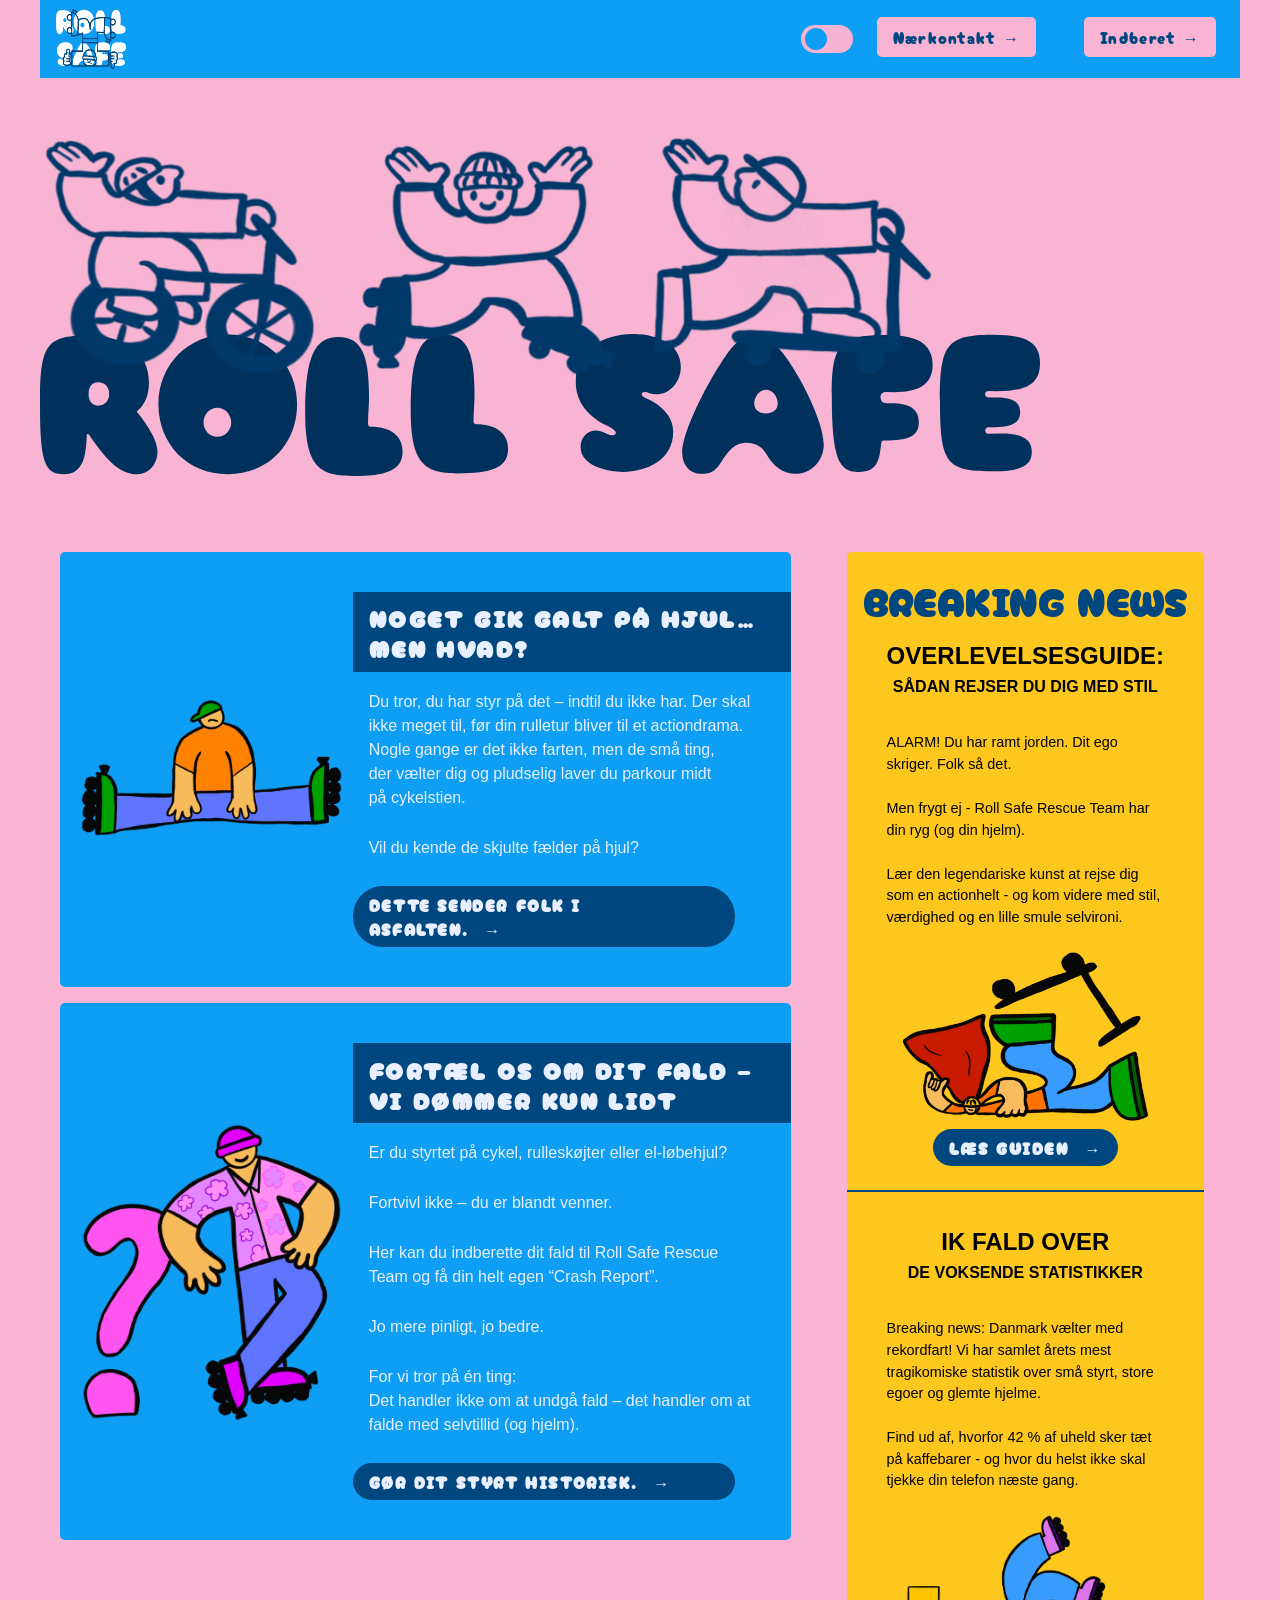
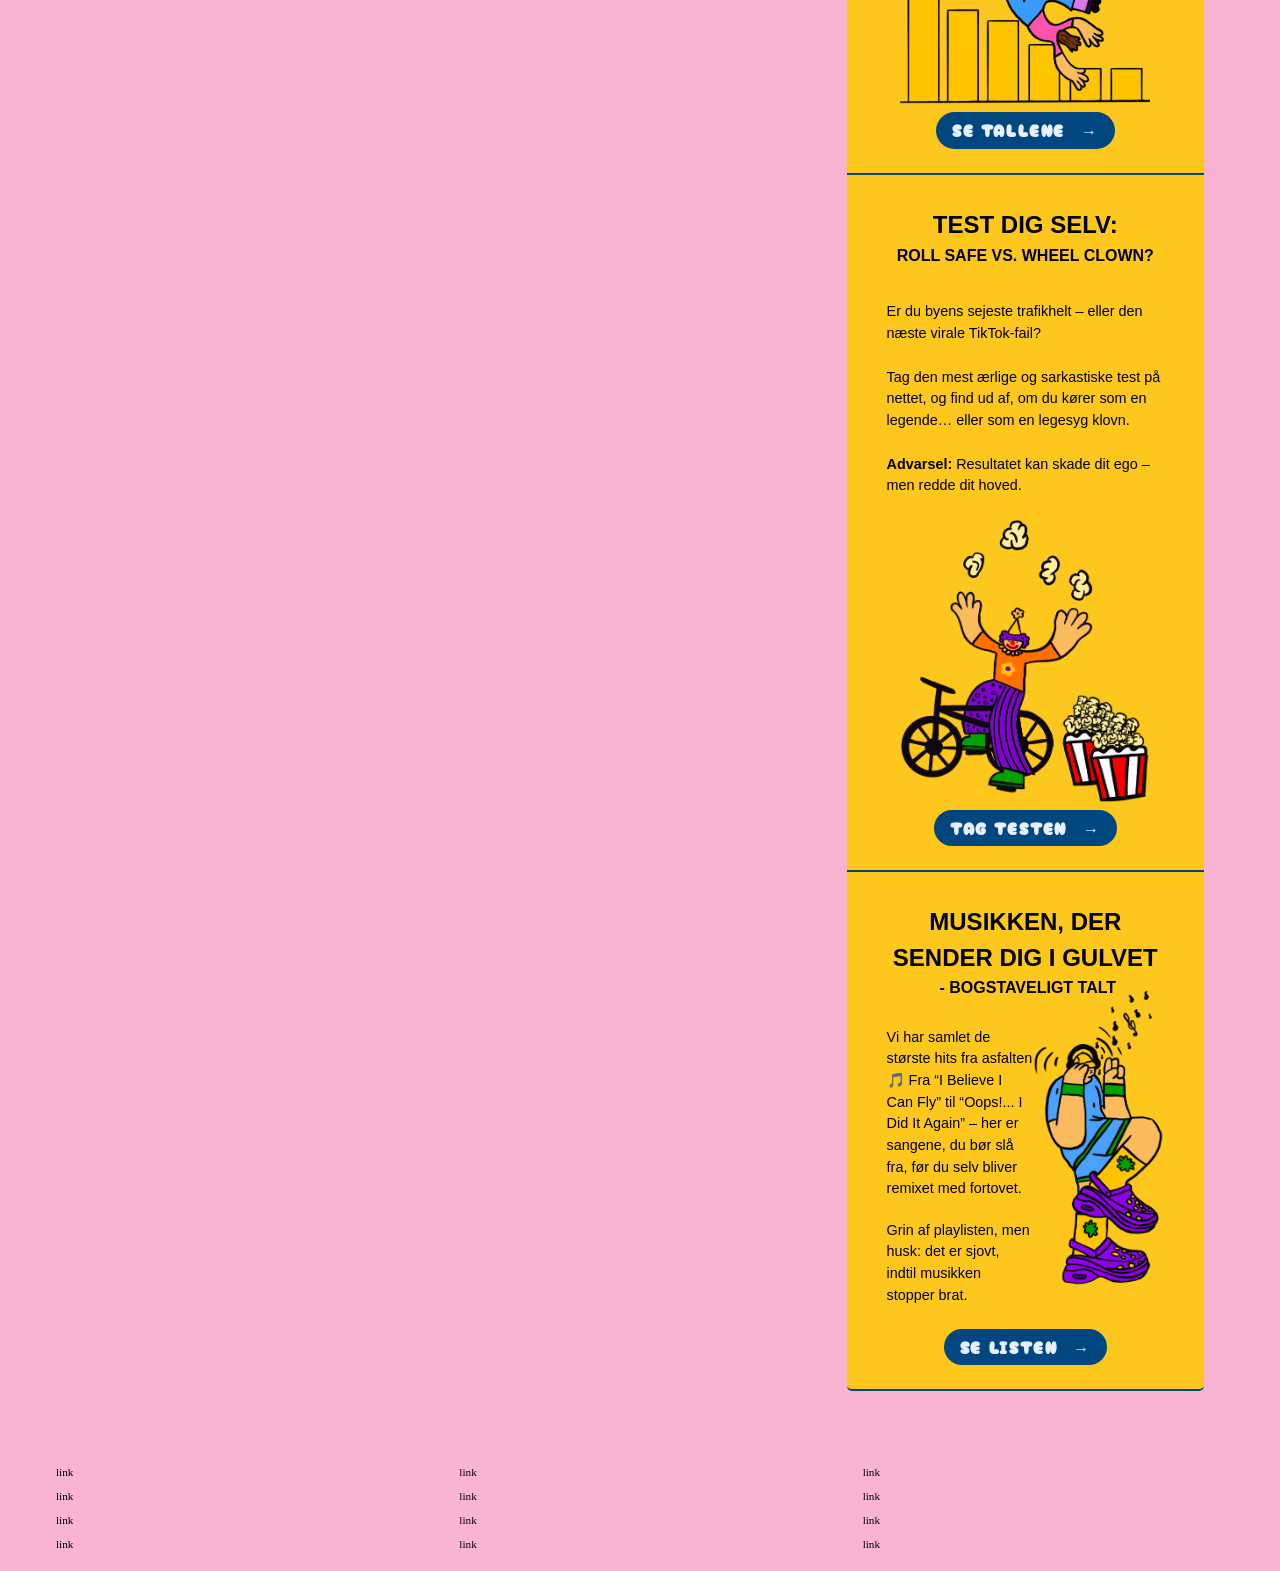
<file: index.html>
<!DOCTYPE html>
<html lang="en">

<head>
  <meta charset="UTF-8" />
  <meta http-equiv="X-UA-Compatible" content="IE=edge" />
  <meta name="viewport" content="width=device-width, initial-scale=1.0" />
  <link rel="stylesheet" href="css/reset.css" />
  <link rel="stylesheet" href="css/custom.css" />
  <link rel="stylesheet" href="css/fonts.css" />
  <link rel="stylesheet" href="css/general.css" />
  <link rel="stylesheet" href="css/layout.css" />
  <link rel="stylesheet" href="css/burger.css" />
  <link rel="stylesheet" href="css/cards.css" />
  <link rel="stylesheet" href="css/infographic.css" />
  <link rel="icon" type="image/png" href="img/fav.png" />
  <link rel="preconnect" href="https://fonts.googleapis.com">
  <link rel="preconnect" href="https://fonts.gstatic.com" crossorigin>
  <link href="https://fonts.googleapis.com/css2?family=Cherry+Bomb+One&display=swap" rel="stylesheet">
  <title>Emergency Site</title>
</head>

<body id="frontpage">
  <header>
    <nav>
      <div id="logotype-wrapper" class="logo">
        <a href="index.html"> <img src="img/logo1.webp" alt="logo"> </a>
      </div>

      <ul class="menu">
        <li><label for="checkbox" class="switch"><input type="checkbox" id="checkbox"><span
              class="slider"></span></label>
        </li>
        <li><a class="menuItem" href="instruction.html">Nærkontakt </a></li>
        <li><a class="menuItem" href="register.html">Indberet</a></li>
      </ul>
      <button class="burger">
        <span class="line"></span>
        <span class="line"></span>
        <span class="line"></span>
      </button>
    </nav>
  </header>
  <section id="main-disclamer">
    <div id="main-disclamer-content">

      <div class="scene">
        <img src="img/head-img.webp" alt="ICON" alt="Riders" class="riders light-img-filter" id="riders-img">
      </div>
      <div><img class="head-img-2 hero-title light-img-filter" src="img/Artboard-1.svg" alt="heading"></div>

    </div>
  </section>
  <main>
    <section id="daily">
      <article class="daily_card">
        <img class="daily-img-1" src="img/forside-info.png" alt="teaser_img" />
        <div class="daily_text">
          <h2>Noget gik galt på hjul… men hvad?</h2>
          <p>
            Du tror, du har styr på det – indtil du ikke har. Der skal ikke meget til, før din rulletur bliver til et
            actiondrama. Nogle gange er det ikke farten, men de små ting, der vælter dig og pludselig laver du parkour
            midt på
            cykelstien. </p>
          <p>Vil du kende de skjulte fælder på hjul?</p>

          <a href="instruction.html" class="cta_btn">Dette sender folk i asfalten.</a>
        </div>
      </article>
      <article class="daily_card">
        <img class="daily-img-1" src="img/forside-form.png" alt="teaser_img" />
        <div class="daily_text">
          <h2>Fortæl os om dit fald – vi dømmer kun lidt</h2>
          <p>
            Er du styrtet på cykel, rulleskøjter eller el-løbehjul? </p>
          <p>Fortvivl ikke – du er blandt venner. </p>
          <p>Her kan
            du indberette dit
            fald til Roll Safe Rescue Team og få din helt egen “Crash Report”. </p>
          <p>Jo mere pinligt, jo bedre. </p>
          <p>For vi
            tror på én ting: <br>

            Det handler ikke om at undgå fald – det handler om at falde med selvtillid (og hjelm). </p>


          <a href="register.html" class="cta_btn">Gør dit styrt historisk.</a>
        </div>
      </article>
    </section>
    <section id="breaking">
      <article class="news_card news_card1">
        <h3>Overlevelsesguide:</h3>
        <h5>Sådan rejser du dig med stil</h5>
        <p>ALARM! Du har ramt jorden. Dit ego skriger. Folk så det. </p>
        <p>Men frygt ej - Roll Safe Rescue Team har din ryg (og
          din
          hjelm). </p>
        <p>Lær den legendariske kunst at rejse dig som en actionhelt - og kom videre med stil, værdighed og en
          lille
          smule
          selvironi. </p>

        <img class="news_img1" src="img/overlevelse-img.webp" alt="news_img" />
        <!--dialogboks-->
        <dialog class="dialog-boks" id="dialog1">
          <form method="dialog">
            <div class="dialog-header">
              <h2>Overlevelsesguide:</h2>
              <h5>Sådan rejser du dig med stil efter et fald</h5>
            </div>
            <div class="dialog-article dialog-article1">
              <div class="mellemrubrik">
                <h3>ALARM!</h3>

                <div>
                  <p>Du har ramt jorden. Dit ego er beskadiget. Dit ben lever (måske). Men vigtigst af alt: folk
                    så
                    det.
                  </p>

                  <p>Frygt ej – Roll Safe Rescue Team er her med en nøje udviklet kriseplan til alle, der har smagt
                    lidt
                    for
                    meget
                    asfalt.<br>For sandheden er, at det ikke handler om at du falder.<br> Det handler om hvordan du
                    rejser
                    dig.</p>
                </div>

                <img src="img/overlevelse-img.webp" alt="overlevelse" class="crash-img">
              </div>




              <h3>1. Bevar roen (eller illusionen af den)</h3>
              <p>Hvis du ligner en, der har styr på situationen, har du næsten det.<br> Løft hovedet. Ret på
                solbrillerne.<br>
                Ignorer smerten, og giv folk omkring dig et nik som om du mente det hele.</p>

              <h3> 2. Undertrykt smerte = ægte styrke</h3>
              <p>Ja, det gør ondt. Men du er på åben gade – og her gælder den gyldne regel:<br> Du må gerne skrige, bare
                gør det
                indeni.<br> (Eller i det mindste vent, til du er væk fra kameraer.)<br>
                (Pro Tip: Rejs dig først. Tjek for knækkede dele bagefter.)</p>

              <h3>3. Områdevurdering: Hvem så dig?</h3>
              <p>Er der nogen, der filmede?<br> Hvis ja – smil. Du er nu officielt viralt materiale.<br> Men brug
                chancen:
                Når folk
                ser dig med hjelm, sender du et vigtigt budskab – at sikkerhed og stil godt kan gå hånd i hånd.</p>


              <h3> 4. Rejs dig som en superhelt fra et eksplosion-klip</h3>
              <p>Langsomt. Dramatiske bevægelser.<br> Tjek hjelmen.<br> Rejs dig, som om du netop har reddet verden –
                ikke
                bare dit
                styr.<br> Giv dig selv soundtracket: “Eye of the Tiger.”</p>


              <h3> 5. Kør videre. Som en legende.</h3>
              <p>Du klarede den.<br> Men glem ikke, hvorfor du faldt: måske musik, måske mobilen, måske manglende
                hjelm.<br> Det
                næste fald behøver ikke være dit sidste – bare brug hovedet (og beskyt det).</p>

              <h3>Pro Tip:</h3>
              <p>Det handler ikke om at undgå fald – det handler om at falde med selvtillid.</p>
              <div class="obs">
                <h3>OBS! </h3>
                <p>Vi joker, fordi vi kender følelsen.<br> Men uheld på cykel, rulleskøjter og el-løbehjul sker hver dag
                  –
                  og mange
                  ender langt værre end et forslået ego.<br> En hjelm kan reducere risikoen for alvorlig hovedskade med
                  70
                  %.<br> Så
                  næste gang du kører ud, så husk: selv helte bruger beskyttelse.</p>
              </div>
            </div>
            <button type="button" class="close_btn close_btn1">LUK</button>
          </form>
        </dialog>

        <button class="cta_btn" id="cta_open1">Læs guiden</button>
      </article>
      <article class="news_card">
        <h3 class="news-stat-h3">Ik fald over</h3>
        <h5>de voksende statistikker</h5>
        <p>Breaking news: Danmark vælter med rekordfart! Vi har samlet årets mest tragikomiske statistik over små styrt,
          store
          egoer og glemte hjelme. </p>
        <p>Find ud af, hvorfor 42 % af uheld sker tæt på kaffebarer - og hvor du helst ikke skal
          tjekke
          din telefon næste gang.</p>

        <img class="news_img2" src="img/statistik-img.webp" alt="news_img" />
        <!--dialogboks-->
        <dialog class="dialog-boks" id="dialog2">
          <form method="dialog">
            <h2>Ik fald over</h2>
            <h5>de voksende statistikker</h5>
            <div class="dialog-article">
              <div class="mellemrubrik">
                <p>Forestil dig, du triller gennem byen. Solen skinner, musikken spiller, og verden er din cykelsti. Alt
                  er
                  perfekt –
                  indtil asfalten pludselig beslutter, at du skal have en nærkontakt. <br>
                  Velkommen til Crash Stats 2025 – den mest dramatiske rapport over små uheld, du nogensinde har læst.
                </p>
                <img src="img/statistik-img.webp" alt="statistik">
              </div>
              <h3>Hvor falder vi?</h3>
              <p>Ifølge årets (meget uofficielle) “Crash Census” sker størstedelen af fald i byens mest
                Instagram-venlige
                zoner –
                nemlig steder, hvor folk lytter til musik, tager billeder, eller prøver at styre med én hånd. <br>
                42 % af uheldene sker inden for 50 meter af en kaffebar. Sammenhæng? Vi siger det bare. </p>
              <h4>De mest “dramatiske fald-hotspots”:</h4>
              <ul>
                <li>Nørrebrogade: “Den klassiske dobbelte dør-ulykke”</li>
                <li>Amager Strand: “Sand, sol og selvtillid = opskrift på styrt”</li>
                <li>Aarhus C: “Høj risiko for AirPod-relaterede fald”</li>
              </ul>

              <h3>Hvornår falder vi?</h3>
              <h4>Dataen er klar:</h4>
              <p>De fleste fald sker mellem kl. 8 og 9 – præcis, når vi har mest travlt med at komme for sent. <br>
                Eftermiddagene topper også – især kl. 16:30, hvor trætte pendlere mister koncentrationen (og balance).
              </p>


              <h3>Hvordan falder vi?</h3>
              <h4>Der er naturligvis mange kreative metoder:</h4>
              <ul>
                <li>31 %: Telefon-distraktion (“Jeg skulle bare lige tjekke Snap”).</li>
                <li>22 %: Musik-faldet (“Jeg hørte lige min yndlingsdel”).</li>
                <li>19 %: Mode-faldet (skræmmende mange uden hjelm, men med solbriller).</li>
              </ul>
              <div class="obs">
                <h3>Bag ironien – den alvorlige pointe</h3>
                <p>Det hele er sjovt, indtil det ikke er det.</p>
                <p>Sidste år blev over 3.000 danskere kørt på skadestuen efter uheld på cykel eller el-løbehjul. De
                  fleste
                  med
                  småskrammer – men nogle med alvorlige hovedskader, fordi hjelmen lå hjemme. <br>
                  Det er ikke moralprædiken – det er statistik. <br> Og hvis Crash Stats 2025 skal have en morale, er
                  det
                  denne: <br>
                  “Du kan ikke undgå alle fald – men du kan undgå, at de bliver historiske.”<br>
                  Så næste gang du triller af sted med musik i ørerne og vind i håret – så lad hjelmen være den, der
                  redder
                  din finale.
                </p>
              </div>
            </div>
            <button type="button" class="close_btn close_btn2">LUK</button>
          </form>
        </dialog>
        <button class="cta_btn" id="cta_open2">Se tallene</button>
      </article>
      <article class="news_card">
        <h3>Test dig selv:</h3>
        <h5>Roll Safe vs. Wheel Clown?</h5>
        <p>Er du byens sejeste trafikhelt – eller den næste virale TikTok-fail? </p>
        <p>Tag den mest ærlige og sarkastiske test
          på nettet,
          og find ud af, om du kører som en legende… eller som en legesyg klovn. </p>
        <p><strong>Advarsel:</strong> Resultatet kan skade dit ego
          – men
          redde dit hoved. </p>

        <img class="news_img3" src="img/quiz-img.webp" alt="news_img" />
        <!--dialogboks-->
        <dialog class="dialog-boks" id="dialog3">
          <form method="dialog" id="quiz-form">
            <h2>Test dig selv</h2>
            <h5>Er du en Roll Safe Rider eller en Wheel Clown?”</h5>
            <div class="dialog-article">
              <div class="mellemrubrik">
                <p>Forestil dig dette: du suser ned ad cykelstien, vinden i håret, solbrillerne på, musikken spiller –
                  du
                  føler dig
                  uovervindelig. Indtil... asfalten beslutter, at det er din tur til at blive dagens hovedrolle i “Når
                  gode
                  mennesker
                  vælter”. </p>

                <p class="p-strong">Men hvem er du egentlig i trafikken?</p>
                <div class="dialog3-grid">
                  <div>
                    <p>Er du en Roll Safe Rider – den rolige, reflekterede helt med hjelm,
                      opmærksomhed og respekt for cykelstien?</p>
                    <p>
                      Eller en Wheel Clown – den distraherede daredevil, der tror, at multitasking og asfalt er en god
                      kombination?</p>
                  </div>
                  <img src="img/quiz-img.webp" alt="quiz">
                </div>
              </div>

              <h3>Tag testen her </h3>



              <div>
                <div class="test-s">
                  <h4> Spørgsmål 1: “Hvordan starter din tur?” </h4>
                  <label for="a1">
                    <input id="a1" name="q1" type="radio" value="a1">A: Jeg tjekker, at lyset virker, og at hjelmen
                    sidder
                    fast.
                  </label>
                  <label for="b1">
                    <input id="b1" name="q1" type="radio" value="b1">B: Jeg sætter musik i ørene og tænker “det går
                    nok”.
                  </label>
                  <p class="hint hint1">(Hint: Hvis din playliste starter før din hjelm, så har du allerede point hos
                    Wheel
                    Clown.)</p>
                </div>
                <div class="test-s">
                  <h4>Spørgsmål 2: “Din telefon vibrerer midt i turen – hvad gør du?”</h4>

                  <label for="a2">
                    <input id="a2" name="q2" type="radio" value="a2">A: Lader den være. Jeg svarer, når jeg er fremme.
                  </label>
                  <label for="b2">
                    <input id="b2" name="q2" type="radio" value="b2">B: Løfter telefonen med én hånd, mens jeg styrer
                    med
                    den anden.
                  </label>
                  <p class="hint hint2">(Hvis du valgte B, tillykke – du har lige bestilt en gratis tur i
                    asfalthotellet.)
                  </p>
                </div>

                <div class="test-s">
                  <h4>Spørgsmål 3: “Hvilken lyd hører du mest, når du kører?”</h4>

                  <label for="a3">
                    <input id="a3" name="q3" type="radio" value="a3">A: Trafiklyde, klokker, folk, der råber “PAS PÅ!”.
                  </label>
                  <label for="b3">
                    <input id="b3" name="q3" type="radio" value="b3">B: Den nye remix-version af ‘I Believe I Can Fly’.
                  </label>
                  <p class="hint hint3">(Musik er fedt. Men ikke, når soundtracket til dit liv ender i slowmotion.)</p>
                </div>
                <div class="test-s">
                  <h4>Spørgsmål 4: “Hvorfor bruger du (eller bruger du ikke) hjelm?”</h4>

                  <label for="a4">
                    <input id="a4" name="q4" type="radio" value="a4">A: Jeg har én – det er bare sund fornuft.
                  </label>
                  <label for="b4">
                    <input id="b4" name="q4" type="radio" value="b4">B: “Jeg skal bare lige ned til Netto.”
                  </label>
                  <p class="hint hint4">(Fun fact: 70% af cykelulykker sker netop “bare lige” på korte ture.)</p>
                </div>
                <div class="test-buttons">
                  <button type="button" id="quiz-btn">SE RESULTAT</button>
                  <button type="reset" id="quiz-reset-btn">PRØV IGEN</button>
                  <button type="reset" id="quiz-reset1-btn">RESET</button>
                </div>
              </div>

              <div class="resultatA">
                <h3>Tillykke!</h3>
                <p>Du er en Roll Safe Rider – urban helt, master of balance, og mulig redningsmodel for
                  fremtidige kampagner. Du ser måske ikke dramatisk ud – men du lever længere.</p>
              </div>
              <div class="resultatB">
                <h3>PAS PÅ DIG SELV, KLOVN</h3>
                <p>Velkommen i cirkustruppen, Wheel Clown! Du er hovedrollen i din egen stuntfilm –
                  men uden stuntkoordinator. Hjelmen er ikke til pynt. Den er din bedste ven, selv når du tror, du har
                  styr på det.
                  <br>
                  “Don’t be the clown. Be the rider.”
                </p>
              </div>

              <p class="obs">
                Vi griner – men bag ironien gemmer der sig noget vigtigt: <br> De fleste uheld sker, fordi vi
                undervurderer risikoen.
                <br> Musik, mobiler og “bare lige” kan koste dyrt. <br>
                Så næste gang du hopper på cyklen, rulleskøjterne eller el-løbehjulet – spørg dig selv: <br>Vil du være
                en
                Roll Safe
                Rider… eller en Wheel Clown?
              </p>
            </div>

            <button type="button" class="close_btn close_btn3">LUK</button>
          </form>
        </dialog>
        <button class="cta_btn" id="cta_open3">Tag testen</button>
      </article>
      <article class="news_card">

        <div class="news-music1">
          <h3>Musikken, der sender dig i gulvet</h3>

          <h5 class="news-music-h5">- bogstaveligt talt</h5>
        </div>
        </div>
        <div class="news_card4">
          <div>
            <p>Vi har samlet de største hits fra asfalten 🎵 Fra “I Believe I Can Fly” til “Oops!... I Did It Again” –
              her
              er sangene,
              du bør slå fra, før du selv bliver remixet med fortovet.</p>
            <p>Grin af playlisten, men husk: det er sjovt, indtil
              musikken
              stopper brat. </p>
          </div>
          <img class="news_img4" src="img/playlist-img.webp" alt="news_img" />
        </div>
        <!--dialogboks-->
        <dialog class="dialog-boks" id="dialog4">
          <form method="dialog">
            <h2>10 sange</h2>
            <h5>Du IKKE skal høre, mens du kører på hjul</h5>
            <div class="dialog-article">
              <div class="grid">
                <div>
                  <p>Der findes musik til alt. Musik til festen. Musik til træningen. Og åbenbart også musik til... dit
                    styrt.
                  </p>

                  <p> For hvis vi skal tro på de mange uofficielle Crash Stats 2025, så er det ikke hullerne i vejen,
                    der
                    er
                    den største
                    fare – det er dine AirPods.</p>

                  <p>Velkommen til Roll Safe’s Fald Soundtrack – de 10 sange, du aldrig bør høre, mens du kører på
                    cykel,
                    rulleskøjter
                    eller el-løbehjul. </p>
                </div>

                <img src="img/playlist-img.webp" alt="playlist">

              </div>
              <ul>
                <li>
                  🎵 <strong>#1 – “I Believe I Can Fly” – R. Kelly</strong> <br>
                  Du kan ikke.<br> Tro os. Vi har prøvet.
                </li>
                <li>
                  🎵 <strong>#2 – “Can’t Feel My Face” – The Weeknd</strong><br>
                  Efter et møde med asfalten? Nej, det kan du faktisk ikke.
                </li>
                <li>
                  🎵 <strong>#3 – “Highway to Hell” – AC/DC</strong><br>
                  Ironien skriver næsten sig selv.
                </li>
                <li>
                  🎵 <strong>#4 – “Don’t Stop Me Now” – Queen</strong><br>
                  ...men det burde du. Især ved rødt lys.
                </li>
                <li>
                  🎵 <strong>#5 – “Rolling in the Deep” – Adele</strong><br>
                  Hvis du hører den her, mens du ruller, ender du måske netop dér.
                </li>
                <li>
                  🎵 <strong>#6 – “Oops!... I Did It Again” – Britney Spears</strong><br>
                  Endnu et styrt. Endnu en gang uden hjelm.
                </li>
                <li>
                  🎵 <strong>#7 – “Another One Bites the Dust” – Queen</strong><br>
                  Vi håber, du ikke er “another one”.
                </li>
                <li>
                  🎵 <strong>#8 – “Levitating” – Dua Lipa</strong><br>
                  Desværre er det ikke dig, der leviterer – det er din cykel, efter du rammer kantstenen.
                </li>
                <li>
                  🎵 <strong>#9 – “Lose Yourself” – Eminem</strong><br>
                  Ja, det gør du. Balancen, altså.
                </li>
                <li>
                  🎵 <strong>#10 - “Hit Me Baby One More Time” – Britney Spears (igen)</strong><br>
                  Lad være. Bare... lad være.
                </li>
              </ul>
              <div class="obs">
                <h3>Lidt sjov - men meget alvor</h3>
                <p>Vi griner, men pointen er klar: Musik gør dig blind. <br> Ifølge undersøgelser (fra bl.a. Rådet for
                  Sikker Trafik)
                  sker hundredvis af uheld hvert år, fordi folk lytter til musik, snakker i telefon – eller bare “zoner
                  ud”.
                  <br>
                  Når du ikke kan høre trafikken, kan den heller ikke “høre” dig. <br> Det er ikke farligt at elske
                  musik
                  –
                  men det er
                  farligt, når soundtracket overdøver virkeligheden.
                </p>


                <p><strong>Næste gang du hopper på cyklen eller el-løbehjulet, så husk:<br>Lyd på verden – ikke bare på
                    dine
                    ører.
                  </strong> </p>
              </div>
            </div>
            <button type="button" class="close_btn close_btn4">LUK</button>
          </form>
        </dialog>
        <button class="cta_btn" id="cta_open4">Se listen</button>
      </article>
    </section>
  </main>

  <footer>
    <nav class="some">
      <ul>
        <li><a href="">link</a></li>
        <li><a href="">link</a></li>
        <li><a href="">link</a></li>
        <li><a href="">link</a></li>
      </ul>
    </nav>
    <nav class="another">
      <ul>
        <li><a href="">link</a></li>
        <li><a href="">link</a></li>
        <li><a href="">link</a></li>
        <li><a href="">link</a></li>
      </ul>
    </nav>
    <nav class="yetanother">
      <ul>
        <li><a href="">link</a></li>
        <li><a href="">link</a></li>
        <li><a href="">link</a></li>
        <li><a href="">link</a></li>
      </ul>
    </nav>
  </footer>
  <script src="js/burger.js"></script>
  <script src="js/dialog.js"></script>
  <script src="js/darkmode.js"></script>
</body>

</html>
</file>
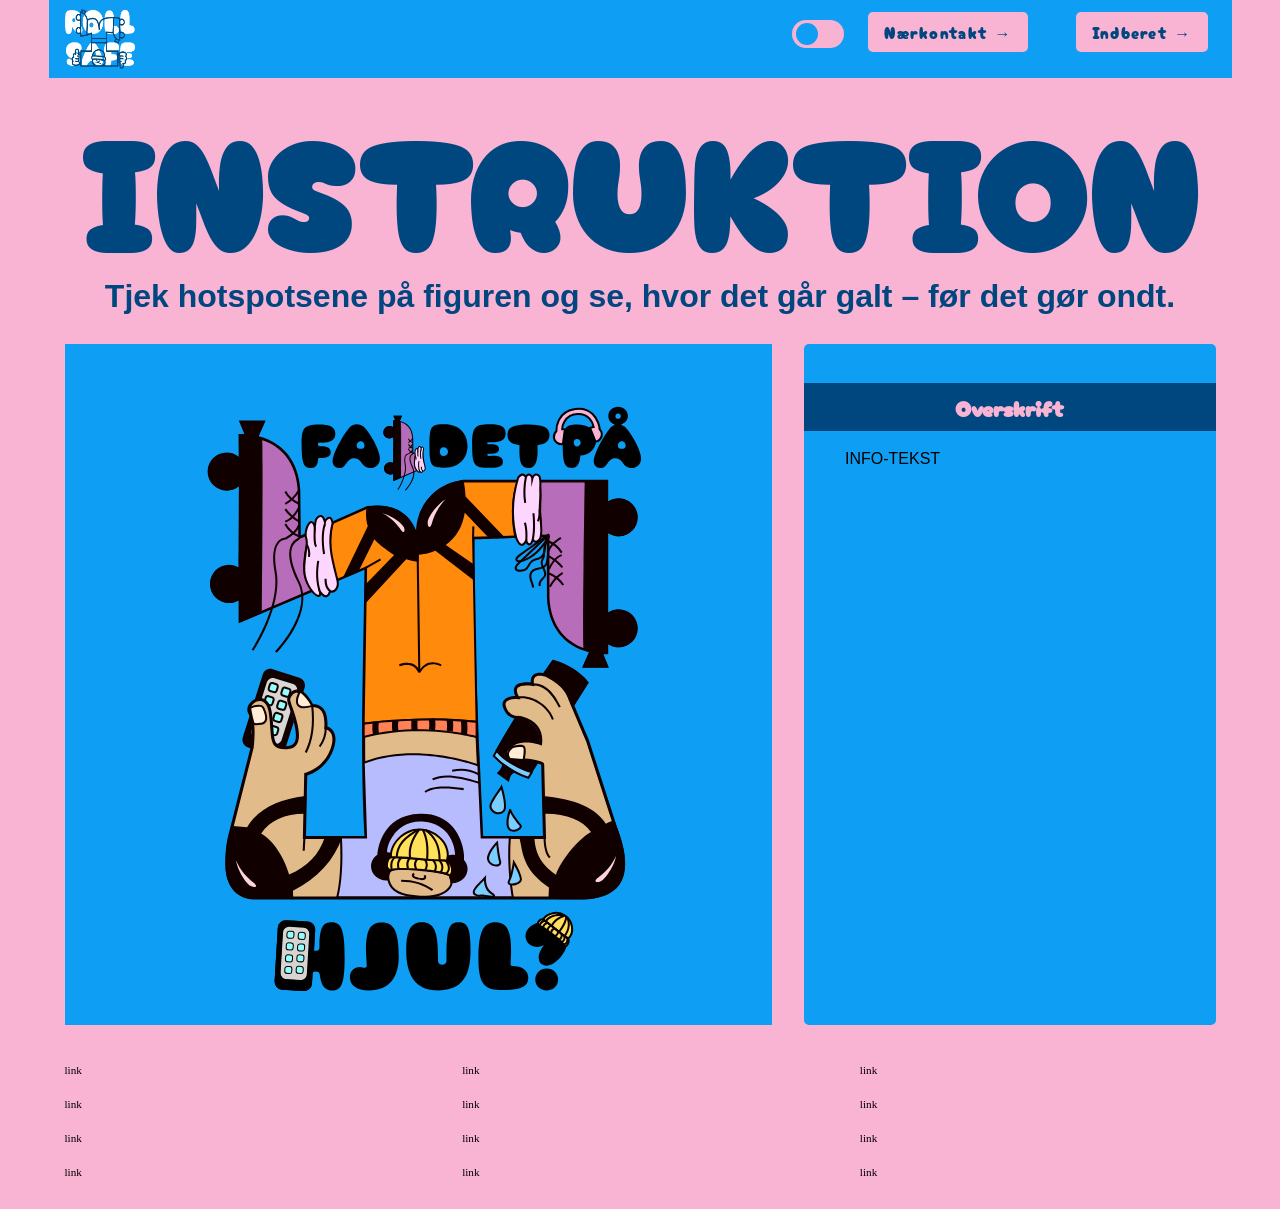
<file: instruction.html>
<!DOCTYPE html>
<html lang="en">

<head>
  <meta charset="UTF-8" />
  <meta http-equiv="X-UA-Compatible" content="IE=edge" />
  <meta name="viewport" content="width=device-width, initial-scale=1.0" />
  <link rel="stylesheet" href="css/reset.css" />
  <link rel="stylesheet" href="css/custom.css" />
  <link rel="stylesheet" href="css/fonts.css" />
  <link rel="stylesheet" href="css/general.css" />
  <link rel="stylesheet" href="css/layout.css" />
  <link rel="stylesheet" href="css/burger.css" />
  <link rel="stylesheet" href="css/cards.css" />
  <link rel="stylesheet" href="css/infographic.css" />
  <link rel="icon" type="image/png" href="img/fav.png" />
  <link rel="preconnect" href="https://fonts.googleapis.com">
  <link rel="preconnect" href="https://fonts.gstatic.com" crossorigin>
  <link href="https://fonts.googleapis.com/css2?family=Cherry+Bomb+One&display=swap" rel="stylesheet">
  <title>Emergency Site</title>
</head>

<body id="instruction">
  <header>
    <nav>
      <div id="logotype-wrapper" class="logo">
        <a href="index.html"> <img src="img/logo1.webp" alt="logo"> </a>
      </div>
      <ul class="menu">
        <li><label for="checkbox" class="switch"><input type="checkbox" id="checkbox"><span
              class="slider"></span></label>
        </li>
        <li><a class="menuItem" href="instruction.html">Nærkontakt </a></li>
        <li><a class="menuItem" href="register.html">Indberet</a></li>
      </ul>
      <button class="burger">
        <span class="line"></span>
        <span class="line"></span>
        <span class="line"></span>
      </button>
    </nav>
  </header>

  <main>
    <h1>INSTRUKTION</h1>
    <p class="underoverskrift">Tjek hotspotsene på figuren og se, hvor det går galt – før det gør ondt.</p>
    <section class="info-graphic">
      <?xml version="1.0" encoding="UTF-8"?>
      <svg xmlns="http://www.w3.org/2000/svg" viewBox="0 0 690 625">
        <g id="Layer_3" data-name="Layer 3">
          <g id="_waterBottle_" data-name="&amp;lt;waterBottle&amp;gt;">
            <path
              d="M454.79,398.23c-13.12-4.46-24.58-11.27-33.78-21.26,19.31-33.39,37.96-63.88,55.04-87.45,13.78,3.97,25.24,10.81,33.78,21.26l-55.04,87.45Z"
              style="fill: #100000;" />
            <path
              d="M455.21,399.43l-.75-.25c-14.09-4.79-25.27-11.83-34.19-21.53l-.5-.54.37-.64c22.48-38.87,39.98-66.68,55.1-87.53l.41-.57.67.19c14.43,4.16,25.97,11.42,34.27,21.59l.46.56-55.85,88.72ZM422.25,376.83c8.45,9,18.97,15.61,32.12,20.2l54.23-86.16c-7.88-9.4-18.69-16.19-32.15-20.18-14.9,20.62-32.14,48.03-54.2,86.15Z"
              style="fill: #100000;" />
            <path
              d="M421.23,377.1c-1,1.72-2,3.43-3,5.17,9.19,9.99,20.65,16.79,33.78,21.26l3.55-5.64c-.77,1.1-26.95-9.2-34.33-20.79Z"
              style="fill: #7acdff;" />
            <path
              d="M452.44,404.73l-.75-.25c-14.08-4.79-25.27-11.83-34.19-21.53l-.5-.54.37-.64c1-1.73,2-3.45,3-5.17l.83-1.42.88,1.39c6.98,10.97,31.16,20.52,33.2,20.41-.08,0-.35.08-.54.35l1.67,1.1-3.97,6.31ZM419.47,382.13c8.45,9,18.97,15.61,32.12,20.19l2.27-3.6c-5.86-1.53-25.11-9.92-32.55-19.76-.61,1.05-1.22,2.11-1.84,3.17Z"
              style="fill: #100000;" />
            <path d="M432.32,406.1l-9.58-7.09c2.63-2.55,4.28-5.28,4.89-8.19l10.28,6.84c-2.87,1.33-4.63,4.3-5.59,8.43Z"
              style="fill: #100000;" />
            <path
              d="M432.95,407.81l-11.75-8.69.85-.82c2.5-2.43,4.05-5.01,4.61-7.67l.3-1.45,13,8.65-1.62.75c-2.43,1.12-4.08,3.66-5.03,7.75l-.34,1.48ZM424.26,398.89l7.47,5.53c.94-3.15,2.36-5.4,4.3-6.8l-7.79-5.19c-.73,2.25-2.06,4.41-3.98,6.46Z"
              style="fill: #100000;" />
          </g>
          <g id="_phone_" data-name="&amp;lt;phone&amp;gt;">
            <rect x="183.13" y="301" width="40.88" height="77.99" rx="6.83" ry="6.83"
              transform="translate(112.4 -45.65) rotate(17.61)" style="fill: #100000;" />
            <path
              d="M206.81,382.6c-.78,0-1.58-.12-2.36-.37h0l-25.95-8.24c-1.99-.63-3.62-2-4.58-3.86s-1.14-3.98-.51-5.97l19.46-61.32c1.31-4.11,5.71-6.4,9.83-5.09l25.95,8.24c4.11,1.31,6.4,5.71,5.09,9.83l-19.46,61.32c-1.06,3.33-4.15,5.46-7.47,5.46ZM205.05,380.33c3.07.97,6.35-.73,7.32-3.79l19.46-61.32c.97-3.06-.73-6.35-3.79-7.32l-25.95-8.24c-3.06-.97-6.34.73-7.32,3.79l-19.46,61.32c-.47,1.48-.34,3.06.38,4.44.72,1.38,1.93,2.4,3.41,2.87l25.95,8.24h0Z"
              style="fill: #100000;" />
            <rect x="187.84" y="306.91" width="32.66" height="62.87" rx="6.83" ry="6.83"
              transform="translate(111.93 -45.91) rotate(17.61)" style="fill: #d9d7d4;" />
            <path
              d="M205.79,372.5c-.8,0-1.6-.12-2.38-.37l-18.12-5.75c-4.11-1.31-6.4-5.71-5.09-9.83l14.89-46.9c1.31-4.11,5.71-6.4,9.83-5.09l18.12,5.75c4.11,1.31,6.4,5.71,5.09,9.83l-14.89,46.91c-.63,1.99-2,3.62-3.86,4.58-1.13.58-2.36.88-3.59.88ZM202.56,306.19c-2.47,0-4.77,1.59-5.56,4.06l-14.89,46.9c-.97,3.06.73,6.35,3.79,7.32l18.12,5.75c1.48.47,3.06.34,4.44-.38,1.38-.72,2.4-1.93,2.87-3.41l14.89-46.91c.47-1.48.34-3.06-.38-4.44-.72-1.38-1.93-2.4-3.41-2.87l-18.12-5.75c-.58-.19-1.18-.27-1.76-.27Z"
              style="fill: #100000;" />
            <rect x="211.45" y="316.12" width="8.06" height="8.06" rx="2.15" ry="2.15"
              transform="translate(106.95 -50.19) rotate(17.61)" style="fill: #94fffd;" />
            <path
              d="M216.7,325.67c-.32,0-.64-.05-.96-.15l-3.59-1.14c-1.66-.53-2.57-2.3-2.05-3.95l1.14-3.59c.52-1.65,2.3-2.58,3.95-2.05l3.59,1.14c1.65.53,2.57,2.3,2.05,3.95l-1.14,3.59c-.25.8-.81,1.46-1.55,1.84-.45.24-.95.35-1.44.35ZM214.25,316.64c-.49,0-.94.31-1.1.8l-1.14,3.59c-.19.6.14,1.25.75,1.44l3.59,1.14c.29.09.6.07.88-.07.27-.14.47-.38.57-.67l1.14-3.59c.19-.6-.14-1.25-.75-1.44l-3.59-1.14c-.11-.04-.23-.05-.35-.05Z"
              style="fill: #100000;" />
            <rect x="207.39" y="328.9" width="8.06" height="8.06" rx="2.15" ry="2.15"
              transform="translate(110.63 -48.36) rotate(17.61)" style="fill: #94fffd;" />
            <path
              d="M212.64,338.44c-.31,0-.63-.05-.95-.15h0l-3.59-1.14c-1.65-.53-2.57-2.3-2.05-3.95l1.14-3.59c.25-.8.81-1.46,1.55-1.84.75-.39,1.6-.46,2.4-.21l3.59,1.14c.8.25,1.46.81,1.84,1.55.39.75.46,1.6.21,2.4l-1.14,3.59c-.42,1.34-1.67,2.2-3,2.2ZM212.3,336.38c.6.19,1.25-.14,1.44-.75l1.14-3.59c.09-.29.07-.6-.07-.88-.14-.27-.38-.47-.67-.57l-3.59-1.14c-.29-.09-.6-.07-.88.07-.27.14-.47.38-.57.67l-1.14,3.59c-.19.6.14,1.25.75,1.44l3.59,1.14Z"
              style="fill: #100000;" />
            <rect x="203.62" y="340.79" width="8.06" height="8.06" rx="2.15" ry="2.15"
              transform="translate(114.05 -46.66) rotate(17.61)" style="fill: #94fffd;" />
            <path
              d="M208.87,350.33c-.32,0-.64-.05-.96-.15l-3.59-1.14c-.8-.25-1.46-.81-1.84-1.55-.39-.75-.46-1.6-.21-2.4l1.14-3.59c.25-.8.81-1.46,1.55-1.84s1.6-.46,2.4-.21l3.59,1.14c.8.25,1.46.81,1.84,1.55.39.75.46,1.6.21,2.4l-1.14,3.59c-.25.8-.81,1.46-1.55,1.84-.45.24-.95.35-1.44.35ZM206.42,341.31c-.18,0-.36.04-.53.13-.27.14-.47.38-.57.67l-1.14,3.59c-.09.29-.07.6.07.88.14.27.38.47.67.57l3.59,1.14c.29.09.6.06.87-.07.27-.14.47-.38.57-.67l1.14-3.59c.09-.29.07-.6-.07-.88-.14-.27-.38-.47-.67-.57l-3.59-1.14c-.11-.04-.23-.05-.35-.05Z"
              style="fill: #100000;" />
            <rect x="199.1" y="311.65" width="8.06" height="8.06" rx="2.15" ry="2.15"
              transform="translate(105.02 -46.66) rotate(17.61)" style="fill: #94fffd;" />
            <path
              d="M204.36,321.19c-.32,0-.64-.05-.96-.15l-3.59-1.14c-.8-.25-1.46-.81-1.84-1.55-.39-.75-.46-1.6-.21-2.4l1.14-3.59c.25-.8.81-1.46,1.55-1.84.75-.39,1.6-.46,2.4-.21l3.59,1.14c.8.25,1.46.81,1.84,1.55.39.75.46,1.6.21,2.4l-1.14,3.59c-.25.8-.81,1.46-1.55,1.84-.45.24-.95.35-1.44.35ZM201.91,312.16c-.18,0-.36.04-.53.13-.27.14-.47.38-.57.67l-1.14,3.59c-.09.29-.07.6.07.88.14.27.38.47.67.57l3.59,1.14c.29.09.6.07.88-.07.27-.14.47-.38.57-.67l1.14-3.59c.09-.29.07-.6-.07-.88s-.38-.47-.67-.57l-3.59-1.14c-.11-.04-.23-.05-.35-.05Z"
              style="fill: #100000;" />
            <rect x="195.05" y="324.42" width="8.06" height="8.06" rx="2.15" ry="2.15"
              transform="translate(108.7 -44.84) rotate(17.61)" style="fill: #94fffd;" />
            <path
              d="M200.31,333.96c-.32,0-.64-.05-.96-.15l-3.59-1.14c-1.66-.53-2.57-2.3-2.05-3.95l1.14-3.59c.52-1.65,2.3-2.58,3.95-2.05l3.59,1.14c1.65.53,2.57,2.3,2.05,3.95l-1.14,3.59c-.25.8-.81,1.46-1.55,1.84-.45.24-.95.35-1.44.35ZM197.86,324.94c-.49,0-.94.31-1.1.8l-1.14,3.59c-.19.6.14,1.25.75,1.44l3.59,1.14c.29.09.6.07.88-.07.27-.14.47-.38.57-.67l1.14-3.59c.19-.6-.14-1.25-.75-1.44l-3.59-1.14c-.11-.04-.23-.05-.35-.05Z"
              style="fill: #100000;" />
            <rect x="199.56" y="353.56" width="8.06" height="8.06" rx="2.15" ry="2.15"
              transform="translate(117.72 -44.84) rotate(17.61)" style="fill: #94fffd;" />
            <path
              d="M204.82,363.1c-.32,0-.64-.05-.96-.15l-3.59-1.14c-1.66-.53-2.57-2.3-2.05-3.95l1.14-3.59c.52-1.65,2.3-2.57,3.95-2.05l3.59,1.14c1.65.53,2.57,2.3,2.05,3.95l-1.14,3.59c-.25.8-.81,1.46-1.55,1.84-.45.24-.95.35-1.44.35ZM202.37,354.08c-.49,0-.94.31-1.1.8l-1.14,3.59c-.19.6.14,1.25.75,1.44l3.59,1.14c.29.09.6.07.88-.07.27-.14.47-.38.57-.67l1.14-3.59c.19-.6-.14-1.25-.75-1.44l-3.59-1.14c-.11-.04-.23-.05-.35-.05Z"
              style="fill: #100000;" />
          </g>
          <g id="_skin_" data-name="&amp;lt;skin&amp;gt;">
            <g>
              <path
                d="M539.21,241.52c-4.54,0-8.67,1.77-11.74,4.65v-79.86s-.01-3.42-.01-3.42c3.07,2.89,7.2,4.66,11.75,4.66,9.47,0,17.15-7.68,17.15-17.15s-7.68-17.14-17.15-17.14c-4.55,0-8.68,1.77-11.75,4.66v-22.63h-140.31c-32.43,7.7-45.65,27.57-44.22,56.71h.03s-.03,0-.05.01c-5.85-23.04-21.05-34.65-48.57-31.21l-66.75,29.63-.43-46.31c-1.47-28.81-17.49-46.48-41.22-51.76l6.63-15.01h-21.69l5.41,13.16s-2.08.17-6.43.18l.22,24.16c-3.15-3.81-7.9-6.24-13.23-6.24-9.47,0-17.15,7.68-17.15,17.15s7.68,17.14,17.15,17.14c5.44,0,10.28-2.53,13.42-6.48l-.41,79.63v5.94c-2.93-2.36-6.66-3.77-10.72-3.77-9.47,0-17.15,7.68-17.15,17.15s7.68,17.15,17.15,17.15c4.08,0,7.84-1.43,10.79-3.82l.05,22.73,122.8-52.13c-1.08,92.04-4.8,180.26,0,263.33h-60.12l1.3-61.6s18.3-4.45,25.4-23.9c7.1-19.45-5.86-21.61-5.86-21.61,1.85-24.39-13.28-21.3-13.28-21.3-12.96-24.7-22.64-10.95-22.95-6.17-.32,4.78,19.58,45.1-.19,46.87-19.77,1.77-14.02-10.48-17.82-34.81-3.52-22.57-26-8.21-19.78,1.48,5.19,8.07,2.24,33.03,2.24,33.03l-22.32,88.01c-6.83,35.61-.3,57.34,23.74,59.07h316.34c39.62.42,52.83-19.27,39.62-59.07h.11l-15.84-49.1-14.65-45.43c-3.06-6.96-11.23-26.52-14.72-34.73-3.49-8.21-4.52-18.28-24.92-28.66,0,0-16.47-6.13-13.96,8.57,0,0-24.35-3.92-14.32,12.91,0,0-16.83-1.24-12.89,9.58s12.89,9.75,12.89,9.75c0,0,24.7,2.15,22.19,25.41,0,0-18.61-6.8-29.35,2.51,0,0-10.39,6.8-.72,12.53,0,0,32.04,1.88,32.13,5.42l1.77,71.24h-61.25c-5.47-116.41-9.88-225.29-8.39-292.3l73.49-2.27v60.43c1.22,29.2,17.46,47.09,41.64,52.33l-6.53,14.78h21.69l-5.41-13.16s2.85-.02,5.41,0v-11.27c3.07,2.88,7.2,4.65,11.74,4.65,9.47,0,17.15-7.68,17.15-17.15s-7.68-17.15-17.15-17.15Z"
                style="fill: #e1bb8a;" />
              <path
                d="M501.58,522.43c-.41,0-.81,0-1.22,0H183.92c-8.99-.65-15.9-4.05-20.55-10.1-7.59-9.88-9.12-26.96-4.56-50.75l22.31-88c.8-6.88,1.97-25.73-2.02-31.95-1.95-3.04-1.71-6.85.64-10.19,2.98-4.21,8.18-6.42,12.65-5.37,2.79.65,7.7,3.22,9.23,13.03.95,6.11,1.31,11.36,1.62,15.99.51,7.69.89,13.24,3.83,15.75,2,1.71,5.42,2.28,10.76,1.8,2.66-.24,4.54-1.25,5.74-3.09,4.5-6.9-1.12-23.54-4.48-33.48-1.71-5.05-2.52-7.54-2.43-8.91.18-2.78,3.02-8.3,8.04-9.36,3.97-.85,10.16.95,17.25,14.03,1.83-.11,5.51.09,8.7,2.9,4.02,3.54,5.81,9.9,5.31,18.89,1.6.57,4.3,1.93,6.1,5.03,2.54,4.36,2.4,10.49-.41,18.21-6.35,17.39-21.11,23.19-25.33,24.52l-1.24,58.96h57c-3.52-62.45-2.3-127.08-1.01-195.46.4-20.91.8-42.5,1.07-64.1l-122.77,52.12-.05-22.16c-2.81,1.62-6.03,2.48-9.3,2.48-10.28,0-18.65-8.37-18.65-18.65s8.37-18.65,18.65-18.65c3.24,0,6.43.85,9.22,2.44v-3.11s.39-75.94.39-75.94c-3.31,2.76-7.49,4.29-11.9,4.29-10.28,0-18.65-8.36-18.65-18.64s8.37-18.65,18.65-18.65c4.3,0,8.41,1.47,11.7,4.12l-.2-22.04h1.51c1.8,0,3.21-.04,4.24-.08l-5.45-13.27h26.23l-6.83,15.47c24.45,6.17,39.22,25.28,40.62,52.73l.41,44.09,64.87-28.79.22-.03c23.62-2.95,39.5,4.99,47.33,23.63,1.69-25.86,16.9-42.36,45.32-49.11l.35-.04h141.81v21.04c3.02-1.99,6.57-3.07,10.25-3.07,10.28,0,18.65,8.36,18.65,18.64s-8.37,18.65-18.65,18.65c-3.68,0-7.23-1.07-10.25-3.07v77.1c3.03-1.99,6.58-3.06,10.25-3.06,10.28,0,18.65,8.37,18.65,18.65s-8.37,18.65-18.65,18.65c-3.67,0-7.22-1.07-10.24-3.06v9.69h-1.51c-1.08-.02-2.22-.02-3.16-.02l5.41,13.17h-26.23l6.73-15.23c-24.95-6.14-39.87-25.47-41.03-53.32v-58.95s-70.53,2.18-70.53,2.18c-1.4,67.67,3.17,178.91,8.36,289.34h58.28l-1.72-69.36c-2.26-1.68-17.49-3.52-30.73-4.3l-.36-.02-.31-.19c-3.16-1.87-4.79-4.12-4.85-6.69-.1-4.39,4.68-7.82,5.43-8.33,9.35-8.03,23.78-4.82,28.91-3.32.24-5.39-1.12-9.93-4.06-13.51-5.67-6.9-15.52-8.24-16.78-8.38-3.58.33-10.92-1.46-14.3-10.75-1.1-3.02-.89-5.56.62-7.55,2.5-3.3,7.88-3.99,11.16-4.08-1.76-3.79-1.86-6.87-.29-9.19,3.07-4.53,11.47-4.29,15.41-3.91-.24-3.48.64-6.08,2.64-7.73,4.58-3.8,13.2-.65,13.57-.52l.16.07c18.05,9.19,21.5,18.46,24.26,25.91.45,1.22.88,2.38,1.36,3.5,1.17,2.76,2.88,6.81,4.74,11.24,3.72,8.84,7.95,18.87,9.97,23.48l.05.14,31.12,96.49h-.11c6.26,19.88,5.78,34.95-1.42,44.83-6.9,9.46-20.04,14.25-39.05,14.25ZM184.09,519.42h316.28c18.68.17,31.39-4.18,37.83-13.01,6.84-9.37,6.96-24.2.36-44.08l-.65-1.97h.13l-29.83-92.5c-2.05-4.66-6.25-14.64-9.96-23.45-1.86-4.42-3.56-8.46-4.74-11.23-.5-1.19-.94-2.38-1.41-3.63-2.71-7.31-5.79-15.6-22.73-24.24-2.1-.76-7.87-2.16-10.53.05-1.47,1.22-1.92,3.54-1.35,6.89l.35,2.06-2.07-.33c-3.21-.51-12.06-1.09-14.41,2.38-1.46,2.15.07,5.69,1.62,8.28l1.47,2.47-2.87-.21c-2.38-.17-9.03,0-11.18,2.86-.87,1.15-.93,2.69-.19,4.72,3.46,9.51,10.99,8.8,11.31,8.77l.15-.02h.15c.49.05,12.11,1.15,18.95,9.48,3.81,4.63,5.36,10.56,4.6,17.6l-.21,1.9-1.8-.66c-.18-.07-17.92-6.38-27.85,2.23l-.16.12c-1.18.78-4.22,3.33-4.16,5.82.03,1.39,1.07,2.73,3.08,3.98,33.04,1.97,33.13,5.52,33.17,6.86l1.81,72.78h-64.22l-.07-1.43c-5.25-111.74-9.9-224.5-8.4-292.4l.03-1.42,76.46-2.36v61.98c1.13,26.97,15.88,45.54,40.46,50.86l1.8.39-6.34,14.36h17.15l-5.4-13.14,2.22-.02s1.85,0,3.92,0v-13.23l2.53,2.37c2.92,2.74,6.72,4.24,10.71,4.24,8.63,0,15.65-7.02,15.65-15.65s-7.02-15.65-15.65-15.65c-3.99,0-7.8,1.51-10.71,4.24l-2.53,2.37v-90.22s2.52,2.38,2.52,2.38c2.91,2.74,6.72,4.25,10.72,4.25,8.63,0,15.65-7.02,15.65-15.65s-7.02-15.64-15.65-15.64c-4,0-7.81,1.51-10.72,4.25l-2.53,2.38v-24.6h-138.63c-30.33,7.26-44.36,25.29-42.9,55.14l-1.47.08.63,1.34-1.67.86-.18-.7h-.21l-.08-1.14c-5.94-23.37-21.22-33.22-46.71-30.1l-68.63,30.47-.45-48.59c-1.36-26.59-15.95-44.95-40.05-50.31l-1.79-.4,6.44-14.58h-17.15l5.34,12.99-2.05.17c-.08,0-1.7.14-5.04.17l.24,26.88-2.69-3.26c-2.99-3.62-7.39-5.7-12.07-5.7-8.63,0-15.65,7.02-15.65,15.65s7.02,15.64,15.65,15.64c4.79,0,9.26-2.16,12.25-5.91l2.7-3.39-.43,83.96.02,9.06-2.44-1.96c-2.8-2.25-6.19-3.44-9.79-3.44-8.63,0-15.65,7.02-15.65,15.65s7.02,15.65,15.65,15.65c3.57,0,7.07-1.24,9.85-3.49l2.44-1.98.05,23.61,122.83-52.14-.03,2.3c-.26,22.37-.69,44.76-1.1,66.41-1.3,68.9-2.53,133.98,1.09,196.81l.09,1.59h-63.24l1.36-64.28,1.12-.27c.17-.04,17.62-4.53,24.35-22.96,2.45-6.71,2.68-12.11.67-15.62-1.92-3.34-5.23-3.97-5.37-4l-1.33-.24.09-1.35c.65-8.5-.8-14.59-4.19-17.61-3.21-2.86-7.14-2.14-7.3-2.11l-1.1.21-.53-.99c-5.01-9.55-10.15-14.31-14.46-13.4-3.3.7-5.54,4.69-5.67,6.63-.06.83,1.19,4.51,2.28,7.75,3.76,11.13,9.45,27.96,4.15,36.08-1.71,2.62-4.4,4.12-7.98,4.44-6.29.56-10.29-.21-12.98-2.51-3.9-3.34-4.31-9.42-4.87-17.83-.31-4.57-.65-9.75-1.59-15.73-.93-5.99-3.4-9.74-6.95-10.58-3.69-.87-7.58,1.45-9.51,4.18-.78,1.1-2.4,3.98-.57,6.83,5.42,8.43,2.59,32.98,2.47,34.02l-.04.19-22.32,88.01c-4.38,22.83-3.03,39.1,4.01,48.28,4.09,5.33,10.26,8.33,18.33,8.92Z"
                style="fill: #100000;" />
            </g>
            <rect x="226.69" y="467.35" width="13.02" height="2" transform="translate(-247.21 675.58) rotate(-86.87)"
              style="fill: #100000;" />
            <path d="M235.74,379.42l-1.78-.92c6.14-11.87,8.22-27,6.16-44.95l1.99-.23c2.1,18.36-.04,33.87-6.37,46.1Z"
              style="fill: #100000;" />
            <path d="M249.25,373.72l-1.64-1.14c3.93-5.69,5.82-11.52,5.78-17.84h2c.04,6.73-1.96,12.94-6.14,18.97Z"
              style="fill: #100000;" />
            <path
              d="M481.76,335.15c-7.4-14.95-15.2-21.66-25.22-21.66-.17,0-.34,0-.51,0l-.04-2c14.29-.33,22.24,12,27.57,22.76l-1.79.89Z"
              style="fill: #100000;" />
            <path
              d="M474.96,347.11c-4.2-12.9-20.29-22.97-33.1-20.71l-.35-1.97c13.95-2.44,30.79,8.07,35.35,22.07l-1.9.62Z"
              style="fill: #100000;" />
            <path d="M472.43,482.14c-3.46-2.94-5.33-9.57-5.71-20.26l2-.07c.36,9.96,2.05,16.28,5.01,18.81l-1.3,1.52Z"
              style="fill: #100000;" />
          </g>
        </g>
        <g id="Layer_4" data-name="Layer 4">
          <g id="_shirt_" data-name="&amp;lt;shirt&amp;gt;">
            <g>
              <path id="_tshirt_" data-name="&amp;lt;tshirt&amp;gt;"
                d="M269.09,461.85s2.63,33.94-3.53,58.36h171.35s-5.35-27.3-2.99-58.36h-27.47l-3.18-70.25s-59.42-22.99-111.9-2.63l2.29,72.88h-24.58Z"
                style="fill: #b7bcff;" />
              <path
                d="M436.91,521.21h-172.63s.31-1.25.31-1.25c6.04-23.98,3.53-57.7,3.5-58.04l-.08-1.08h24.62l-2.28-72.55.66-.26c52.24-20.26,112.02,2.4,112.62,2.63l.61.24,3.17,69.94h27.59l-.08,1.08c-2.33,30.55,2.92,57.82,2.97,58.09l.23,1.19h-1.21ZM266.84,519.21h168.87c-.97-5.53-4.76-29.58-2.87-56.36h-27.34l-3.2-70.54c-6.38-2.31-61.37-21.12-109.91-2.66l2.3,73.2h-24.54c.37,5.88,1.82,34.63-3.32,56.36Z"
                style="fill: #100000;" />
              <path d="M403.54,400.21c-10.52-5.02-17.13-5-25.91-3.42" style="fill: #b7bcff;" />
              <path
                d="M403.11,401.11c-10.13-4.84-16.47-4.92-25.3-3.34l-.35-1.97c9.05-1.62,15.96-1.54,26.51,3.51l-.86,1.8Z"
                style="fill: #100000;" />
              <path d="M404.02,408.55c-20.96-6.72-34.91-8.3-45.45-3.31" style="fill: #b7bcff;" />
              <path
                d="M403.71,409.5c-21.94-7.04-34.9-8.01-44.72-3.36l-.86-1.81c10.32-4.89,23.71-3.95,46.18,3.26l-.61,1.9Z"
                style="fill: #100000;" />
              <path d="M388.87,414.7c-18.45-2.69-31.48-2.05-37.63,2.84" style="fill: #b7bcff;" />
            </g>
            <path
              d="M351.86,418.32l-1.24-1.57c6.19-4.92,18.75-5.92,38.4-3.05l-.29,1.98c-18.81-2.75-31.21-1.86-36.86,2.63Z"
              style="fill: #100000;" />
          </g>
          <g id="_face_" data-name="&amp;lt;face&amp;gt;">
            <path
              d="M376.9,504.15c1.43,4.21-4.41,16.78-30.57,15.5-16.91-.83-27.98-4.74-30.57-15.5-.95-3.95-.7-9.93,4.12-11.03,13.43-3.07,44.26,1.62,54.38,5.11,1.42.49,1.32,2.07,2.64,5.92Z"
              style="fill: #e1bb8a;" />
            <path
              d="M350.02,520.74c-1.19,0-2.44-.03-3.74-.09-19.3-.95-29.01-5.97-31.49-16.26-.33-1.35-1.22-6.03.87-9.4.92-1.49,2.27-2.44,4-2.84,13.66-3.13,44.64,1.59,54.93,5.14,1.49.51,1.85,1.79,2.4,3.74.21.75.48,1.69.86,2.81h0c.57,1.66.32,4.56-2.07,7.72-2.67,3.54-9.48,9.19-25.76,9.19ZM331.18,493.14c-4.31,0-8.16.28-11.08.95-1.21.28-2.11.91-2.75,1.94-1.34,2.16-1.2,5.49-.62,7.88,2.24,9.29,11.38,13.83,29.64,14.73,6.25.31,21.46.11,27.8-8.3,1.79-2.38,2.18-4.67,1.77-5.87h0c-.4-1.17-.67-2.14-.89-2.92-.51-1.8-.67-2.23-1.12-2.39-7.92-2.73-28.07-6.03-42.75-6.03Z"
              style="fill: #100000;" />
            <path d="M340.39,496.91c-.96,1.02-1.47,1.86-.48,3.12s6.91,2.89,9.55,2.36,1.88-2.22,1.41-3.66"
              style="fill: #e1bb8a;" />
            <path
              d="M348.3,503.49c-3.16,0-8.06-1.43-9.17-2.84-1.65-2.1-.17-3.67.54-4.42l1.46,1.37c-.96,1.02-.87,1.25-.42,1.81.64.81,6.08,2.5,8.56,2,.77-.15.97-.38,1.02-.47.17-.29-.08-1.03-.27-1.62l-.09-.28,1.9-.62.09.26c.33.97.73,2.18.11,3.26-.42.72-1.19,1.19-2.36,1.43-.39.08-.85.12-1.36.12Z"
              style="fill: #100000;" />
            <path d="M327.88,503.97c11.98,0,22.24,3.06,30.68,9.3" style="fill: #e1bb8a;" />
            <path d="M357.97,514.08c-8.17-6.04-18.3-9.1-30.09-9.11v-2c12.23,0,22.75,3.2,31.28,9.5l-1.19,1.61Z"
              style="fill: #100000;" />
          </g>
          <g id="_hue_" data-name="&amp;lt;hue&amp;gt;">
            <path
              d="M374.26,498.22c-4.3-3.39-48.29-7.44-55.51-4.72-7.06,2.66-7.43-13.47,1.37-12.73,9.66.81,39.61,3.52,49.3,3.39,10.89-.15,9.23,17.52,4.84,14.06Z"
              style="fill: #ffe15a;" />
            <path
              d="M375.37,499.67c-.57,0-1.17-.22-1.73-.67h0c-3.63-2.86-47.21-7.33-54.54-4.57-1.92.72-3.67.36-4.92-1.03-1.96-2.17-2.27-6.55-.68-9.76,1.34-2.71,3.78-4.12,6.7-3.87l4.25.36c11.84,1.02,36.51,3.14,44.95,3.02.05,0,.1,0,.15,0,4.06,0,7.13,2.34,8.45,6.44,1.22,3.8.6,8.31-1.33,9.64-.41.28-.85.42-1.31.42ZM374.88,497.44c.42.33.57.23.66.17.94-.66,1.61-4.12.56-7.39-.61-1.91-2.27-5.16-6.66-5.05-8.61.1-32.37-1.93-45.15-3.03l-4.25-.36c-2.67-.21-4.05,1.38-4.74,2.76-1.21,2.45-1.04,5.97.37,7.53.69.77,1.59.93,2.73.5,7.32-2.76,51.66,1.07,56.48,4.87h0Z"
              style="fill: #100000;" />
            <path
              d="M372.76,484.79h0c-.34-.14-.71-.27-1.13-.37-3.71-.82-7.54-.11-11.34-.36-4.72-.31-9.38-.64-14.07-1.2-9.44-1.11-18.88-1.93-28.39-1.7-.01-.13-.02-.27-.02-.41,0-13.38,12.5-26.72,27.91-26.72s31.23,13.88,27.04,30.76Z"
              style="fill: #ffe15a;" />
            <path
              d="M373.76,486.33l-1.4-.62c-.32-.14-.63-.24-.96-.32-2.14-.47-4.34-.4-6.67-.33-1.47.05-2.99.09-4.5,0-4.53-.3-9.35-.63-14.12-1.2-8.29-.98-18.13-1.94-28.25-1.69l-.95.02-.07-.94c-.01-.16-.02-.32-.02-.49,0-14.51,13.78-27.72,28.91-27.72,8.92,0,17.91,4.41,23.46,11.5,4.69,6,6.32,13.23,4.58,20.38v1.42ZM367.18,483.01c1.55,0,3.12.09,4.67.43.06.01.12.03.18.04,1.23-6.23-.32-12.48-4.42-17.72-5.18-6.62-13.56-10.73-21.88-10.73-12.53,0-26.52,10.7-26.9,25.11,9.89-.16,19.43.78,27.52,1.73,4.72.56,9.52.9,14.02,1.19,1.42.09,2.89.05,4.31,0,.83-.03,1.67-.05,2.52-.05Z"
              style="fill: #100000;" />
            <path d="M345.72,454.03c-13.69,6.31-21.63,15.11-22.21,27.12" style="fill: #ffe15a;" />
            <path
              d="M324.52,481.19l-2-.1c.57-11.86,8.24-21.27,22.79-27.98l.84,1.82c-14.01,6.46-21.09,15.05-21.63,26.26Z"
              style="fill: #100000;" />
            <path d="M336.7,481.87c-1.52-9.11,1.71-18.4,9.03-27.84" style="fill: #ffe15a;" />
            <path
              d="M335.71,482.03c-1.52-9.13,1.58-18.76,9.22-28.62l1.58,1.22c-7.28,9.41-10.25,18.51-8.83,27.07l-1.97.33Z"
              style="fill: #100000;" />
            <path d="M353.26,482.81c.81-10.48.11-20.01-4.34-28.79" style="fill: #ffe15a;" />
            <path d="M354.26,482.89l-1.99-.15c.93-11.94-.38-20.65-4.24-28.26l1.78-.9c4.04,7.95,5.41,17,4.45,29.32Z"
              style="fill: #100000;" />
            <path d="M365.4,483.48c.06-12.46-4.14-22.4-14.06-28.95" style="fill: #ffe15a;" />
            <path d="M366.4,483.49h-2c.06-12.83-4.39-22.03-13.61-28.12l1.1-1.67c9.69,6.4,14.58,16.43,14.51,29.79Z"
              style="fill: #100000;" />
            <path d="M318.75,493.5c-1.14-6.08,0-10.21,3.43-12.37" style="fill: #ffe15a;" />
            <path d="M317.76,493.69c-1.22-6.5.08-11,3.88-13.4l1.07,1.69c-3.08,1.95-4.05,5.66-2.98,11.34l-1.97.37Z"
              style="fill: #100000;" />
            <path d="M325.38,492.12c-1.03-4.14-.64-7.91,3.21-10.81" style="fill: #ffe15a;" />
            <path d="M324.41,492.36c-1.29-5.19-.12-9.06,3.58-11.85l1.2,1.6c-3.07,2.31-3.95,5.33-2.84,9.77l-1.94.48Z"
              style="fill: #100000;" />
            <path d="M334.62,492.12c-1-3.35-1.29-7.21,2.08-10.25" style="fill: #ffe15a;" />
            <path d="M333.66,492.41c-1.45-4.84-.68-8.53,2.37-11.28l1.34,1.48c-2.44,2.21-3.01,5.14-1.79,9.22l-1.92.57Z"
              style="fill: #100000;" />
            <path d="M342.55,492.64c-1.38-3.18-1.86-7.03,1.37-9.82" style="fill: #ffe15a;" />
            <path d="M341.63,493.03c-1.97-4.55-1.41-8.35,1.64-10.97l1.31,1.51c-2.35,2.03-2.72,4.94-1.11,8.67l-1.83.79Z"
              style="fill: #100000;" />
            <path d="M351.34,493.5c2.05-2.97,2.27-6.27-.1-10.02" style="fill: #ffe15a;" />
            <path d="M352.16,494.07l-1.65-1.13c1.94-2.81,1.9-5.73-.12-8.92l1.69-1.07c2.46,3.89,2.49,7.63.08,11.12Z"
              style="fill: #100000;" />
            <path d="M360.42,495.01c2.28-3.53,1.92-7.35-1.86-11.52" style="fill: #ffe15a;" />
            <path d="M361.26,495.55l-1.68-1.08c2.12-3.28,1.54-6.66-1.76-10.31l1.48-1.34c3.94,4.36,4.59,8.65,1.95,12.74Z"
              style="fill: #100000;" />
            <path d="M366.33,495.94c2.9-3.71,2.19-8.18-1.33-11.89" style="fill: #ffe15a;" />
            <path d="M367.12,496.56l-1.58-1.23c2.52-3.22,2.06-7.08-1.27-10.58l1.45-1.38c3.96,4.17,4.49,9.23,1.39,13.19Z"
              style="fill: #100000;" />
            <path d="M371.82,496.91c4.08-3.22,3.05-7.6-.19-12.49" style="fill: #ffe15a;" />
            <path d="M372.44,497.7l-1.24-1.57c3.17-2.5,3.05-5.94-.4-11.15l1.67-1.1c1.48,2.24,6,9.07-.03,13.83Z"
              style="fill: #100000;" />
          </g>
          <g id="_headset_" data-name="&amp;lt;headset&amp;gt;">
            <path id="_headset_-2" data-name="&amp;lt;headset&amp;gt;"
              d="M391.71,492.64c0,7.08-6.25,12.82-13.97,12.82-.22,0-.44-.02-.66-.03-.36-1.97-1.03-4.02-1.36-5.98.86-.66,1.42-2.15,1.91-3.51.75-2.05.21-4.27-.53-6.23-.68-1.8-1.04-1.99-2.6-3.66-.92-.98-1.22-1.06-1.42-2.36-.12-.81.26-2.18.54-3.32,1.31-.36,2.69-.56,4.12-.56,1.2,0,2.36.14,3.46.39,1.08-.84-.09-31.72-30.74-34.64-29.13-2.77-39.12,26.11-36.98,31.61,1.58,0,3.1.25,4.52.7-.37,1.76-1.56,3.18-2.38,4.8-1.05,2.11-1.54,4.1-1.68,6.46-.12,1.97,1.62,4.49,3.67,4.82-1.98-.32-2.63,5.91-2.79,7.56-.04.45-.01.86.07,1.25-.46.04-.93.07-1.41.07-7.71,0-13.97-5.75-13.97-12.83,0-4.44,2.46-8.36,6.19-10.66,0,0,.94-38.26,40.51-39.57,38.81-1.28,43.29,38.09,41.93,44.32,2.23,2.27,3.57,5.26,3.57,8.55Z"
              style="fill: #100000;" />
            <path
              d="M377.74,506.46c-.17,0-.34,0-.52-.02l-.98-.05-.14-.78c-.17-.91-.41-1.86-.64-2.79-.27-1.05-.54-2.14-.72-3.2l-.1-.59.48-.37c.66-.51,1.21-2.04,1.58-3.06.53-1.46.37-3.17-.53-5.54-.51-1.34-.75-1.6-1.77-2.67l-.62-.66c-.15-.16-.28-.29-.4-.41-.7-.71-1.07-1.14-1.28-2.48-.14-.93.17-2.16.47-3.35l.23-.93.57-.16c2.32-.64,4.72-.76,7.08-.38.12-2.51-.64-10.81-5.6-18.47-5.34-8.25-13.57-12.96-24.47-14-15.44-1.46-24.63,6.09-29.62,12.69-5.25,6.94-6.9,14.18-6.49,16.94,1.37.07,2.73.31,4.04.73l.86.27-.19.89c-.29,1.36-.97,2.49-1.63,3.58-.29.48-.58.96-.84,1.46-.95,1.91-1.44,3.79-1.57,6.07-.09,1.44,1.27,3.52,2.83,3.77h0l-.32,1.97s-1.06.71-1.64,6.67c-.03.32-.01.63.05.95l.23,1.1-1.12.1c-.49.04-.99.07-1.5.07-8.25,0-14.97-6.2-14.97-13.83,0-4.47,2.32-8.63,6.22-11.23.33-4.73,4-38.76,41.45-40,13.8-.47,24.75,4.04,32.51,13.36,9.36,11.24,11.26,26.56,10.52,31.63,2.26,2.48,3.5,5.61,3.5,8.87,0,7.62-6.72,13.82-14.97,13.82ZM376.8,499.8c.16.83.38,1.69.59,2.53.18.7.36,1.42.51,2.13,7.08-.08,12.8-5.35,12.8-11.82,0-2.91-1.17-5.69-3.28-7.85l-.38-.39.12-.53c.65-2.97-.26-18.75-10.01-30.46-7.35-8.83-17.78-13.07-30.91-12.64-38.14,1.26-39.5,37.07-39.54,38.6v.54s-.47.29-.47.29c-3.58,2.21-5.72,5.87-5.72,9.81,0,6.52,5.82,11.83,12.97,11.83.11,0,.22,0,.32,0,0-.13,0-.27.02-.4.43-4.4,1.16-6.35,1.73-7.27-1.67-1.16-2.72-3.32-2.62-5.08.15-2.56.7-4.67,1.78-6.84.29-.56.6-1.09.91-1.6.42-.7.83-1.37,1.11-2.07-1.07-.26-2.16-.39-3.26-.39h-.68l-.25-.64c-1.31-3.36,1.09-12.19,6.61-19.49,4.34-5.74,14.18-15.12,31.4-13.48,20.78,1.98,28,16.41,30.44,24.83,1.21,4.17,2.11,10.59.82,11.6l-.37.29-.46-.1c-2.16-.49-4.38-.49-6.53.02-.21.83-.45,1.87-.38,2.35.12.75.17.81.73,1.37.13.13.27.28.43.45l.61.65c1.09,1.15,1.54,1.62,2.19,3.34.67,1.77,1.45,4.42.53,6.93-.51,1.42-1.01,2.68-1.77,3.52ZM317.45,494.94h0Z"
              style="fill: #100000;" />
          </g>
          <g id="_pants_" data-name="&amp;lt;pants&amp;gt;">
            <path
              d="M261.04,155.2s-7.73,24.38,4.53,55.25l28.1-11.93-2.35,152.38s62.86-8.15,110.19-1.86l-3.45-179.49,41.21-1.27s-6.67-28.77,2.41-53.77h-53.65s-44.94,3.92-44.22,56.71c0,0-5.56-37.06-48.59-31.2l-34.19,15.18Z"
              style="fill: #ff8a0b;" />
            <path
              d="M290.3,352.04l2.34-152-27.63,11.73-.38-.95c-12.25-30.84-4.63-55.68-4.55-55.93l.14-.43,34.87-15.44c32.2-4.39,43.94,15.07,47.89,25.63.93-14.31,5.9-31.39,22.12-42.42,11.23-7.64,22.38-8.69,22.85-8.73h55.16s-.49,1.34-.49,1.34c-8.87,24.42-2.44,52.92-2.38,53.2l.27,1.19-41.44,1.28,3.45,179.67-1.15-.15c-46.66-6.2-109.31,1.78-109.93,1.86l-1.15.15ZM294.69,197l-2.35,152.77c8.69-1.05,64.88-7.38,108.15-1.87l-3.44-179.32,41.01-1.27c-1.1-5.61-5.17-30.02,2.22-51.8h-52.23s-11.08,1.06-21.89,8.44c-14.45,9.86-21.62,25.76-21.33,47.26l-1.99.16c-.01-.09-1.45-9.17-8.01-17.39-8.73-10.95-21.95-15.32-39.32-12.99l-33.63,14.93c-.91,3.32-6.35,25.68,4.25,53.21l28.57-12.13Z"
              style="fill: #100000;" />
            <path d="M326.12,293.91c10.28-3.35,16.37-.46,19.48,6.85" style="fill: #ff8a0b;" />
            <path d="M344.69,301.15c-3.08-7.23-9.05-9.28-18.25-6.29l-.62-1.9c10.23-3.33,17.2-.84,20.71,7.41l-1.84.78Z"
              style="fill: #100000;" />
            <line x1="343.8" y1="171.23" x2="345.61" y2="300.76" style="fill: #ff8a0b;" />
            <rect x="343.7" y="171.22" width="2" height="129.54" transform="translate(-3.26 4.83) rotate(-.8)"
              style="fill: #100000;" />
            <path d="M366.92,293.91c-9.62-4.42-16.47-1.46-21.31,6.85" style="fill: #ff8a0b;" />
            <path
              d="M346.47,301.26l-1.73-1.01c5.39-9.23,12.99-11.67,22.6-7.25l-.84,1.82c-8.63-3.97-15.18-1.86-20.03,6.44Z"
              style="fill: #100000;" />
            <line x1="293.67" y1="198.52" x2="307.81" y2="190.52" style="fill: #ff8a0b;" />
            <rect x="292.62" y="193.52" width="16.24" height="2" transform="translate(-56.79 173.19) rotate(-29.48)"
              style="fill: #100000;" />
            <line x1="398.07" y1="169.55" x2="398.35" y2="158.42" style="fill: #ff8a0b;" />
            <rect x="392.64" y="162.98" width="11.13" height="2" transform="translate(224.17 557.9) rotate(-88.55)"
              style="fill: #100000;" />
          </g>
          <g id="_shoeV_" data-name="&amp;lt;shoeV&amp;gt;">
            <path
              d="M233.29,196.42c.04-1.07.63-6.26.7-8.08.18-4.48,1.46-8.63,2.19-13.02.49-2.95-.08-5.88-.58-8.83l-7.12,3.16-.43-46.31c-1.47-28.81-17.49-46.48-41.22-51.76l6.63-15.01h-21.69l5.41,13.16s-2.08.17-6.43.18l.22,24.16c-3.15-3.81-7.9-6.24-13.23-6.24-9.47,0-17.15,7.68-17.15,17.15s7.68,17.14,17.15,17.14c5.44,0,10.28-2.53,13.42-6.48l-.41,79.63v5.94c-2.93-2.36-6.66-3.77-10.72-3.77-9.47,0-17.15,7.68-17.15,17.15s7.68,17.15,17.15,17.15c4.08,0,7.84-1.43,10.79-3.82l.05,22.73,70.88-30.09c-6.62-5.53-8.74-15.91-8.46-24.14Z"
              style="fill: #b86dbb;" />
            <path
              d="M169.87,252.16l-.05-22.29c-2.91,1.86-6.32,2.87-9.79,2.87-10.01,0-18.15-8.14-18.15-18.15s8.14-18.15,18.15-18.15c3.45,0,6.83.99,9.73,2.83v-3.99s.39-77.06.39-77.06c-3.34,3.14-7.74,4.9-12.41,4.9-10.01,0-18.15-8.14-18.15-18.14s8.14-18.15,18.15-18.15c4.56,0,8.88,1.7,12.21,4.72l-.21-22.64h1.01c2.27,0,3.92-.06,4.97-.1l-5.44-13.24h24.72l-6.76,15.31c24.56,5.95,39.42,24.99,40.82,52.41l.42,44.83,6.9-3.06.32,1.9c.47,2.77.95,5.63.47,8.53-.25,1.51-.57,3.01-.88,4.46-.61,2.86-1.18,5.56-1.3,8.43-.04,1.04-.24,3.1-.42,4.92-.14,1.39-.27,2.71-.28,3.15-.27,7.79,1.72,18.01,8.1,23.34l1.26,1.05-73.77,31.32ZM171.82,225.83l.05,23.31,68.06-28.89c-6-5.99-7.9-16.09-7.64-23.86h0c.02-.51.14-1.79.29-3.28.18-1.79.38-3.83.41-4.81.12-3.04.74-5.95,1.34-8.77.3-1.43.62-2.9.86-4.37.39-2.37.05-4.74-.36-7.23l-7.33,3.25-.44-47.83c-1.37-26.85-16.11-45.38-40.44-50.79l-1.19-.26,6.5-14.72h-18.66l5.36,13.04-1.36.11c-.08,0-1.85.15-5.5.18l.24,25.98-1.8-2.17c-3.09-3.74-7.63-5.88-12.46-5.88-8.91,0-16.15,7.24-16.15,16.15s7.25,16.14,16.15,16.14c4.95,0,9.55-2.22,12.64-6.1l1.8-2.26-.42,82.52v8.02s-1.62-1.31-1.62-1.31c-2.89-2.32-6.39-3.55-10.1-3.55-8.91,0-16.15,7.24-16.15,16.15s7.25,16.15,16.15,16.15c3.69,0,7.3-1.28,10.16-3.6l1.62-1.32Z"
              style="fill: #100000;" />
          </g>
          <g id="_hjulV_" data-name="&amp;lt;hjulV&amp;gt;">
            <path
              d="M170.82,227.92l.05,22.73,20.11-8.54s1.46-169.02.21-169.4c-1.42-.43-2.87-.8-4.36-1.13l6.63-15.01h-21.69l5.41,13.16s-2.08.17-6.43.18l.22,24.16c-3.15-3.81-7.9-6.24-13.23-6.24-9.47,0-17.15,7.68-17.15,17.15s7.68,17.14,17.15,17.14c5.44,0,10.28-2.53,13.42-6.48l-.41,79.63v5.94c-2.93-2.36-6.66-3.77-10.72-3.77-9.47,0-17.15,7.68-17.15,17.15s7.68,17.15,17.15,17.15c4.08,0,7.84-1.43,10.79-3.82Z"
              style="fill: #100000;" />
            <path
              d="M169.87,252.16l-.05-22.29c-2.91,1.86-6.32,2.87-9.79,2.87-10.01,0-18.15-8.14-18.15-18.15s8.14-18.15,18.15-18.15c3.45,0,6.83.99,9.73,2.83v-3.99s.39-77.06.39-77.06c-3.34,3.14-7.74,4.9-12.41,4.9-10.01,0-18.15-8.14-18.15-18.14s8.14-18.15,18.15-18.15c4.56,0,8.88,1.7,12.21,4.72l-.21-22.64h1.01c2.27,0,3.92-.06,4.97-.1l-5.44-13.24h24.72l-6.76,15.31c1.1.27,2.18.56,3.24.88.99.3,1.14.34,1.21,27.58.04,14.07,0,33.66-.13,58.22-.21,41.82-.57,84.14-.57,84.56v.66s-22.11,9.38-22.11,9.38ZM171.82,225.83l.05,23.31,18.12-7.69c.39-45.1,1.17-159.08.34-167.95-1.21-.35-2.46-.67-3.71-.95l-1.19-.26,6.5-14.72h-18.66l5.36,13.04-1.36.11c-.08,0-1.85.15-5.5.18l.24,25.98-1.8-2.17c-3.09-3.74-7.63-5.88-12.46-5.88-8.91,0-16.15,7.24-16.15,16.15s7.25,16.14,16.15,16.14c4.95,0,9.55-2.22,12.64-6.1l1.8-2.26-.42,82.52v8.02s-1.62-1.31-1.62-1.31c-2.89-2.32-6.39-3.55-10.1-3.55-8.91,0-16.15,7.24-16.15,16.15s7.25,16.15,16.15,16.15c3.69,0,7.3-1.28,10.16-3.6l1.62-1.32Z"
              style="fill: #100000;" />
          </g>
          <g id="_laceV_" data-name="&amp;lt;laceV&amp;gt;">
            <path
              d="M227.75,137.27c-6.2-2.91-10.69-6.96-13.74-12.39l1.74-.98c2.84,5.05,7.04,8.83,12.85,11.56l-.85,1.81Z"
              style="fill: #100000;" />
            <path d="M215.36,137.24l-.98-1.75c5.39-3.01,9.7-7.27,12.8-12.65l1.73,1c-3.28,5.7-7.84,10.21-13.56,13.4Z"
              style="fill: #100000;" />
            <path d="M227.64,154.46c-5.94-3.72-10.39-7.72-13.58-12.25l1.63-1.15c3.04,4.3,7.3,8.13,13.01,11.7l-1.06,1.7Z"
              style="fill: #100000;" />
            <path d="M215.1,154.58l-.44-1.95c4.16-.95,8.38-5.17,12.53-12.54l1.74.98c-4.5,8-9.02,12.42-13.83,13.51Z"
              style="fill: #100000;" />
            <path d="M227.77,168.93c-6.2-2.71-10.7-6.77-13.77-12.41l1.76-.96c2.89,5.31,6.96,8.98,12.82,11.54l-.8,1.83Z"
              style="fill: #100000;" />
            <path
              d="M215.35,171.37l-.96-1.75c6.92-3.79,11.07-7.88,12.72-12.49l1.88.67c-1.81,5.09-6.27,9.53-13.64,13.57Z"
              style="fill: #100000;" />
            <path
              d="M183.8,279.75l-1.67-1.1c.28-.43,28.18-43.26,22.29-75.72-2.64-14.56-1.6-24.62,3.11-29.91,3.33-3.74,7.25-3.54,7.41-3.52l-.12,2c-.13,0-3.17-.12-5.84,2.91-2.91,3.31-5.72,10.89-2.59,28.17,1.74,9.61,1.59,26.31-9.02,51.26-6.33,14.87-13.5,25.81-13.57,25.92Z"
              style="fill: #100000;" />
            <path
              d="M206.51,281.78l-1.43-1.4c.37-.38,36.51-37.84,22.07-67.15-7.64-15.51-10.13-27.3-7.4-35.03,1.37-3.89,4.06-6.79,8-8.61l.84,1.81c-3.48,1.62-5.76,4.06-6.96,7.47-2.54,7.2-.08,18.47,7.31,33.48,6.26,12.7,4.34,28.76-5.55,46.44-7.41,13.25-16.79,22.9-16.88,22.99Z"
              style="fill: #100000;" />
          </g>
          <g id="_shoeH_" data-name="&amp;lt;shoeH&amp;gt;">
            <path
              d="M540.1,240.74c-4.54,0-8.67,1.77-11.74,4.65v-79.86s-.01-3.42-.01-3.42c3.07,2.89,7.2,4.66,11.75,4.66,9.47,0,17.15-7.68,17.15-17.15s-7.68-17.14-17.15-17.14c-4.55,0-8.68,1.77-11.75,4.66v-22.63h-65.71c2.45,11.95.03,24.46,1.21,36.58.54,5.55.77,11.31-.62,16.45l8.33-.26v60.43c1.22,29.2,17.46,47.09,41.64,52.33l-6.53,14.78h21.69l-5.41-13.16s2.85-.02,5.41,0v-11.27c3.07,2.88,7.2,4.65,11.74,4.65,9.47,0,17.15-7.68,17.15-17.15s-7.68-17.15-17.15-17.15Z"
              style="fill: #b86dbb;" />
            <path
              d="M529.85,295.82h-24.72l6.66-15.07c-25.07-5.92-40.07-25.17-41.23-53v-59.44s-8.65.27-8.65.27l.35-1.3c1.4-5.16,1.09-11.03.59-16.09-.51-5.21-.36-10.55-.21-15.72.2-6.88.4-14-.99-20.76l-.25-1.2h67.93v21.5c3.1-2.29,6.85-3.53,10.75-3.53,10.01,0,18.15,8.14,18.15,18.14s-8.14,18.15-18.15,18.15c-3.9,0-7.65-1.24-10.75-3.53v79.02c3.11-2.28,6.85-3.52,10.75-3.52,10.01,0,18.15,8.14,18.15,18.15s-8.14,18.15-18.15,18.15c-3.9,0-7.64-1.24-10.74-3.52v10.15h-1.01c-1.39-.02-2.86-.02-3.91-.01l5.41,13.17ZM508.21,293.82h18.66l-5.41-13.15h1.48s2.16-.03,4.42-.02v-12.57l1.68,1.58c3.01,2.82,6.94,4.38,11.05,4.38,8.91,0,16.15-7.24,16.15-16.15s-7.25-16.15-16.15-16.15c-4.12,0-8.05,1.56-11.05,4.38l-1.68,1.58v-87.9s1.67,1.59,1.67,1.59c3.01,2.83,6.94,4.39,11.06,4.39,8.91,0,16.15-7.24,16.15-16.15s-7.25-16.14-16.15-16.14c-4.13,0-8.06,1.56-11.06,4.39l-1.69,1.59v-23.94h-63.5c1.18,6.61.98,13.42.8,20.01-.15,5.1-.3,10.38.2,15.46.47,4.83.78,10.38-.34,15.51l8.05-.25v61.46c1.14,27.24,16.03,45.97,40.85,51.35l1.2.26-6.41,14.5Z"
              style="fill: #100000;" />
          </g>
          <g id="_hjulH_" data-name="&amp;lt;hjulH&amp;gt;">
            <path
              d="M539.82,240.74c-4.54,0-8.67,1.77-11.74,4.65v-79.86s-.01-3.42-.01-3.42c3.07,2.89,7.2,4.66,11.75,4.66,9.47,0,17.15-7.68,17.15-17.15s-7.68-17.14-17.15-17.14c-4.55,0-8.68,1.77-11.75,4.66v-22.63h-20.14s-2.75,163.33-.93,164.02c2.76,1.05,2.9.85,5.92,1.51l-6.53,14.78h21.69l-5.41-13.16s2.85-.02,5.41,0v-11.27c3.07,2.88,7.2,4.65,11.74,4.65,9.47,0,17.15-7.68,17.15-17.15s-7.68-17.15-17.15-17.15Z"
              style="fill: #100000;" />
            <path
              d="M529.58,295.82h-24.72l6.65-15.05c-.31-.06-.57-.11-.82-.16-1.29-.24-2.01-.37-4.04-1.15-.93-.35-1.27-.48-1.27-26.85,0-13.64.14-32.6.4-56.36.45-40.45,1.14-81.35,1.15-81.76l.02-.98h22.13v21.5c3.1-2.29,6.85-3.53,10.75-3.53,10.01,0,18.15,8.14,18.15,18.14s-8.14,18.15-18.15,18.15c-3.9,0-7.65-1.24-10.75-3.53v79.02c3.11-2.28,6.85-3.52,10.75-3.52,10.01,0,18.15,8.14,18.15,18.15s-8.14,18.15-18.15,18.15c-3.89,0-7.64-1.24-10.74-3.52v10.15h-1.01c-1.39-.02-2.86-.02-3.91-.01l5.41,13.17ZM507.93,293.82h18.66l-5.41-13.15h1.48s2.16-.03,4.42-.02v-12.57l1.68,1.58c3.01,2.82,6.94,4.38,11.06,4.38,8.91,0,16.15-7.24,16.15-16.15s-7.25-16.15-16.15-16.15c-4.12,0-8.05,1.56-11.06,4.38l-1.68,1.58v-87.9s1.68,1.59,1.68,1.59c3.01,2.83,6.94,4.39,11.06,4.39,8.91,0,16.15-7.24,16.15-16.15s-7.25-16.14-16.15-16.14c-4.13,0-8.06,1.56-11.06,4.39l-1.69,1.59v-23.94h-18.16c-1.04,62.38-2.17,155.01-1.1,162.26,1.52.56,2.1.67,3.24.88.54.1,1.18.22,2.08.41l1.2.26-6.4,14.5Z"
              style="fill: #100000;" />
          </g>
          <g id="_laceH_" data-name="&amp;lt;laceH&amp;gt;">
            <path
              d="M485.18,216.13c-3.09-4.9-7.47-8.47-13.41-10.91l.76-1.85c6.33,2.6,11.03,6.42,14.34,11.69l-1.69,1.07Z"
              style="fill: #100000;" />
            <path
              d="M473.81,217.76l-1.78-.91c2.99-5.86,7.32-10.59,12.87-14.06l1.06,1.7c-5.24,3.28-9.32,7.74-12.15,13.27Z"
              style="fill: #100000;" />
            <path
              d="M484.38,198.99c-3.25-4.15-7.7-7.76-13.58-11.04l.97-1.75c6.12,3.42,10.76,7.19,14.18,11.55l-1.57,1.23Z"
              style="fill: #100000;" />
            <path
              d="M472.95,200.53l-1.79-.89c4.09-8.21,8.39-12.85,13.14-14.18l.54,1.93c-4.11,1.15-8.11,5.58-11.89,13.15Z"
              style="fill: #100000;" />
            <path
              d="M483.59,184.51c-3.15-5.16-7.4-8.62-13.38-10.88l.71-1.87c6.33,2.4,11.03,6.23,14.38,11.71l-1.71,1.04Z"
              style="fill: #100000;" />
            <path d="M472.17,183.5l-1.92-.58c1.56-5.17,5.79-9.83,12.95-14.23l1.05,1.7c-6.72,4.13-10.67,8.42-12.08,13.1Z"
              style="fill: #100000;" />
            <path
              d="M443.89,202.68c-1.9,0-3.63-.45-4.57-1.58-2.38-2.87,1.91-6.94,3.74-8.68l28.81-27.4.2,2.06c.03.28.09.57.18.85l.08.26-.06.26c-.31,1.4-.83,2.93-1.38,4.54-.8,2.33-1.62,4.73-1.85,6.92-.89,8.81-4.79,10.1-8.55,11.34-1.88.62-3.65,1.2-5.2,2.72-.68.67-1.32,1.73-1.99,2.86-1.25,2.08-2.66,4.44-4.98,5.16-1.38.43-2.95.7-4.42.7ZM469.86,169.71l-25.42,24.16c-3.16,3-4.36,5-3.57,5.95.85,1.03,3.99,1.14,6.85.25,1.59-.49,2.74-2.42,3.86-4.28.74-1.24,1.44-2.41,2.31-3.26,1.88-1.84,4.06-2.56,5.98-3.19,3.59-1.18,6.43-2.12,7.19-9.64.25-2.42,1.11-4.93,1.94-7.36.31-.91.62-1.8.87-2.63Z"
              style="fill: #100000;" />
            <path
              d="M443.24,193.44c-1.46,0-2.69-.45-3.37-1.25-.48-.56-.68-1.28-.56-2.02.27-1.6,1.81-3.07,4.06-4.78,3.82-2.91,7.89-5.73,11.82-8.46,2.56-1.78,5.21-3.61,7.75-5.45.34-.24.83-.65,1.42-1.14,3.77-3.1,5.82-4.5,7.28-4.11.89.24,1.21.83,1.32,1.17.47,1.41-.81,3.2-2.53,5.39-.25.32-.47.6-.62.81-2.39,3.38-4.53,6.19-7.22,8.95-2.71,2.79-7.18,6.65-13.01,9.23-2.44,1.08-4.55,1.64-6.26,1.66-.03,0-.05,0-.08,0ZM471.04,168.19c-1.09.15-4.21,2.71-5.41,3.7-.63.52-1.17.96-1.52,1.21-2.56,1.85-5.22,3.69-7.78,5.47-3.91,2.71-7.96,5.52-11.75,8.4-.85.65-3.1,2.37-3.3,3.51-.03.16,0,.28.1.39.23.26.84.59,1.91.55,1.44-.02,3.28-.52,5.47-1.49,5.54-2.45,9.8-6.13,12.39-8.79h0c2.6-2.67,4.69-5.41,7.02-8.71.16-.23.4-.54.68-.89.52-.66,2.01-2.56,2.18-3.37Z"
              style="fill: #100000;" />
            <path
              d="M455.75,218.17c-.22-1.5-.76-3-1.32-4.6-1.27-3.57-2.58-7.27-.29-11.09l.08-.11c1.98-2.47,4.9-3.17,7.72-3.84,1.05-.25,2.05-.49,2.96-.81-.52-1.25-.91-2.51-.91-3.73,0-2.18,1.02-4.28,2.03-6.3.25-1.81.37-3.65.49-5.44.24-3.64.48-7.37,1.86-10.84-.02-.03-.03-.05-.05-.08-.51-.94.17-2.12,2.22-3.8l1.41-1.89.09.68.31-.25-.07,2.12c.04.37.03.71-.03,1.04-.05,2.29-.03,4.55,0,6.75.07,5.82.14,11.84-1.28,18.24-.64,2.24-1.91,3.6-3.44,4.5.02.05.04.1.07.14,1.26,2.72,2.69,5.79,1.29,8.59l-.06.11c-.61.92-1.38,1.73-2.12,2.52-1.76,1.86-3.28,3.47-2.58,6.12l-1.94.51c-.97-3.72,1.17-5.99,3.06-8,.7-.74,1.36-1.44,1.87-2.2.92-1.92-.18-4.29-1.35-6.8-.02-.05-.04-.1-.07-.15-1.08.4-2.22.67-3.31.93-2.59.61-5.03,1.2-6.58,3.09-1.75,2.99-.66,6.07.5,9.33.57,1.61,1.16,3.28,1.41,4.97l-1.98.29ZM470.23,172.18c-1.25,3.15-1.48,6.61-1.72,10.21-.12,1.88-.25,3.81-.53,5.75l-.02.16-.07.15c-.97,1.95-1.89,3.79-1.89,5.55,0,.88.3,1.85.72,2.89,1.07-.68,1.89-1.65,2.32-3.16,1.36-6.12,1.29-11.76,1.22-17.72-.01-1.26-.03-2.53-.03-3.82Z"
              style="fill: #100000;" />
          </g>
          <g id="_sockH_" data-name="&amp;lt;sockH&amp;gt;">
            <path
              d="M463.84,169.29c-.39,1.65-4.66,7.25-7.31,1.9v-1.19c-1.53,8.71-5.87,6.54-6.6,2.21-3.13,6.13-6.32,5.53-9.59-1.95-4.98-19.02-4.62-38.75,1.63-59.22,2.56-3.74,5.1-4.22,7.62-.93,2.02-3.27,4.08-3.03,6.19.71v1.19c1.56-6.63,6.58-4.3,7.26-1.72,1.22,4.53.35,9.42.58,14.13.24,5.2-.35,10.2-.51,15.39-.28,9.58,2.9,20.12.73,29.49Z"
              style="fill: #fdd6ff;" />
            <path
              d="M445.64,177.38s-.07,0-.1,0c-2.17-.07-4.16-2.27-6.11-6.72l-.05-.15c-5.08-19.43-4.53-39.54,1.64-59.77l.13-.27c1.61-2.35,3.22-3.51,4.93-3.56,1.19-.02,2.34.5,3.43,1.58.94-1.14,1.94-1.7,2.99-1.67,1.19.02,2.29.76,3.36,2.25,1.22-2.06,2.88-2.36,3.68-2.38.02,0,.04,0,.06,0,1.96,0,3.93,1.49,4.42,3.34.83,3.11.73,6.36.63,9.5-.05,1.6-.1,3.25-.03,4.84.16,3.45-.04,6.86-.24,10.15-.1,1.74-.21,3.53-.27,5.31-.11,3.68.32,7.61.73,11.42.66,6.09,1.34,12.4-.03,18.26h0c-.31,1.29-2.48,4.61-5.14,4.91-.84.1-1.94-.08-2.96-1.17-1.15,3.19-2.82,3.71-3.8,3.74-1.3,0-2.49-.92-3.24-2.38-1.27,1.85-2.6,2.76-4.03,2.76ZM441.3,169.93c2.06,4.69,3.58,5.43,4.3,5.45,1-.01,2.23-1.26,3.44-3.63l1.38-2.7.5,2.99c.3,1.82,1.28,2.95,2,2.96h0c.64,0,1.9-1.09,2.61-5.17l1.99.16v.96c.59,1.07,1.22,1.57,1.93,1.5,1.5-.17,3.21-2.51,3.42-3.38,1.28-5.54.62-11.67-.01-17.59-.42-3.87-.85-7.88-.74-11.69.05-1.81.16-3.62.27-5.38.21-3.39.4-6.59.24-9.94-.08-1.67-.03-3.36.02-5,.1-3.13.19-6.09-.57-8.92-.23-.88-1.34-1.86-2.49-1.86,0,0-.02,0-.03,0-1.27.02-2.26,1.28-2.79,3.54l-1.87,8.03-.11-9.17c-.84-1.43-1.68-2.26-2.32-2.27-.55.02-1.29.63-2.02,1.81l-.76,1.23-.88-1.15c-.94-1.22-1.83-1.83-2.67-1.8-.97.03-2.09.91-3.25,2.57-6.01,19.79-6.54,39.46-1.59,58.46Z"
              style="fill: #100000;" />
            <path d="M449.59,110.1c-1.72,8.47-1.96,16.92-.72,25.35" style="fill: #fdd6ff;" />
            <path d="M447.89,135.6c-1.25-8.5-1.01-17.15.73-25.7l1.96.4c-1.69,8.32-1.93,16.73-.71,25.01l-1.98.29Z"
              style="fill: #100000;" />
            <path d="M456.52,170c1.34-6.99,1.21-15.38.45-24.39" style="fill: #fdd6ff;" />
            <path d="M457.5,170.19l-1.96-.38c1.17-6.13,1.31-13.8.43-24.12l1.99-.17c.89,10.51.75,18.35-.46,24.66Z"
              style="fill: #100000;" />
            <path d="M449.93,172.21c.61-5.5-.05-14.63-1.47-17.38" style="fill: #fdd6ff;" />
            <path d="M450.93,172.32l-1.99-.22c.62-5.54-.1-14.34-1.37-16.81l1.78-.91c1.58,3.08,2.19,12.45,1.58,17.95Z"
              style="fill: #100000;" />
            <path d="M461.22,153.29c1.41-2.42,1.96-6.22,1.66-11.42" style="fill: #fdd6ff;" />
            <path d="M462.08,153.79l-1.73-1.01c1.3-2.23,1.82-5.89,1.53-10.86l2-.11c.31,5.44-.28,9.36-1.8,11.98Z"
              style="fill: #100000;" />
          </g>
          <g id="_sockV_" data-name="&amp;lt;sockV&amp;gt;">
            <path
              d="M265.57,210.45c2.47,8.73-3.9,13.14-6.94,11.1-2.49,7.52-5.7,5.74-9.97.62,1.78,7.91-6.54,3.49-11.77-7.23-2.99-6.11-3.91-11.89-3.48-18.47.43-6.47,1.43-12.75,2.29-19.16.37-2.74.21-5.18-.53-7.86-2.15-7.81,5.35-23.21,8.49-10.25.24-2.75.63-5.29,1.18-7.59,3.35-5.43,7.48-4.27,8.73,2.91.13-.66.28-1.31.43-1.95,3.31-3.81,5.85-3.88,7.04,2.63-4.85,19.84-1.15,31.79,4.53,55.25Z"
              style="fill: #fdd6ff;" />
            <path
              d="M254.53,227.61c-1.6,0-3.18-1.11-4.69-2.64-.22,1.28-.92,1.85-1.6,2.09-3.03,1.07-8.63-4.29-12.24-11.68-2.94-6.01-4.04-11.86-3.58-18.97.34-5.15,1.06-10.27,1.75-15.23.19-1.33.37-2.66.55-4,.35-2.62.2-4.92-.5-7.46-1.36-4.95.85-12.56,3.62-15.31,1.31-1.3,2.48-1.33,3.23-1.11.8.23,1.5.81,2.09,1.77.2-1.29.44-2.52.72-3.68l.12-.29c2.37-3.84,4.71-4.03,5.89-3.81,1.67.32,3,1.74,3.88,4.06,1.82-1.93,3.41-2.68,4.83-2.29,1.68.46,2.77,2.36,3.43,5.97l.04.21-.05.21c-4.43,18.14-1.69,29.37,3.31,49.77.39,1.61.8,3.27,1.22,4.99,1.66,5.86-.41,9.88-2.89,11.68-1.42,1.03-3.05,1.39-4.43,1.02-1.09,2.85-2.39,4.34-4.05,4.66-.21.04-.42.06-.63.06ZM246.78,218.35l2.65,3.18c.9,1.08,3.64,4.38,5.36,4.06,1.01-.19,2.01-1.7,2.89-4.35l.41-1.25,1.09.73c.84.56,2.12.38,3.28-.46,1.94-1.41,3.52-4.66,2.14-9.54v-.04c-.43-1.73-.84-3.39-1.23-5.01-4.88-19.94-7.83-32.01-3.36-50.51-.67-3.48-1.59-4.09-1.96-4.19-.32-.09-1.26-.05-3.14,2.06-.13.55-.25,1.11-.37,1.67l-1.04,5.28-.92-5.3c-.54-3.1-1.72-5.19-3.08-5.45-1.12-.22-2.48.79-3.73,2.76-.51,2.18-.89,4.63-1.12,7.29l-.53,6.08-1.44-5.93c-.87-3.59-1.89-4.14-2.18-4.22-.43-.12-.93.26-1.28.61-2.32,2.31-4.25,9.2-3.1,13.36.78,2.81.95,5.36.56,8.26-.18,1.34-.37,2.68-.55,4.01-.69,4.92-1.39,10-1.73,15.08-.44,6.75.6,12.29,3.38,17.96,3.59,7.35,8.44,11.15,9.78,10.67.28-.1.53-.92.11-2.79l-.91-4.04Z"
              style="fill: #100000;" />
            <path d="M253.46,156.04c-2.65,8.45-2.38,18.49-.74,29.27" style="fill: #fdd6ff;" />
            <path d="M251.73,185.46c-1.9-12.54-1.65-21.98.78-29.72l1.91.6c-2.34,7.44-2.56,16.6-.71,28.82l-1.98.3Z"
              style="fill: #100000;" />
            <path d="M243.66,159.2c-.54,11.97.08,17.78,1.62,18.65" style="fill: #fdd6ff;" />
            <path d="M244.79,178.72c-1.45-.82-2.84-3.78-2.13-19.57l2,.09c-.71,15.85.8,17.55,1.11,17.73l-.98,1.74Z"
              style="fill: #100000;" />
            <path d="M235.84,176.04c2.16,4.03,2.88,8.05,2.16,12.08" style="fill: #fdd6ff;" />
            <path d="M238.98,188.29l-1.97-.35c.68-3.78-.02-7.62-2.06-11.43l1.76-.95c2.26,4.21,3.02,8.49,2.26,12.72Z"
              style="fill: #100000;" />
            <path d="M248.66,222.17c-3.09-9.38-3.47-19.49-1.59-30.19" style="fill: #fdd6ff;" />
            <path d="M247.71,222.48c-3.03-9.21-3.58-19.53-1.63-30.68l1.97.34c-1.9,10.82-1.37,20.81,1.56,29.7l-1.9.63Z"
              style="fill: #100000;" />
            <path d="M258.63,221.55c-3.35-2.55-4.59-6.74-4.42-12.02" style="fill: #fdd6ff;" />
            <path d="M258.02,222.35c-3.43-2.61-5.01-6.81-4.82-12.85l2,.06c-.17,5.34,1.15,9,4.03,11.19l-1.21,1.59Z"
              style="fill: #100000;" />
          </g>
          <g id="_nails_" data-name="&amp;lt;nails&amp;gt;">
            <path
              d="M180.65,335.99c-.19-1.8,10.97-4.6,12.81-.6,2.51,5.49,5.68,14.2-2.29,15.5,0,0-6.28,1-7.02-.06s-3.02-10.45-3.49-14.85Z"
              style="fill: #ffedd6;" />
            <path
              d="M186.64,352.34c-1.77,0-2.88-.31-3.31-.92-.96-1.35-3.23-11.21-3.67-15.32-.17-1.56,2.14-2.54,4.11-3.08,3.2-.88,9.03-1.46,10.6,1.96,1.86,4.06,4.1,9.88,2.09,13.65-.94,1.76-2.66,2.85-5.13,3.26-1.89.3-3.45.45-4.69.45ZM184.92,350.19c.68.27,3.45.15,6.1-.27,1.84-.3,3.05-1.03,3.68-2.22,1.77-3.33-1.18-9.76-2.14-11.88-.48-1.05-2.12-1.34-3.06-1.42-3.37-.29-7.13,1.01-7.82,1.69.5,4.34,2.58,12.79,3.24,14.1ZM181.65,335.89h0s0,0,0,0c0,0,0,0,0,0Z"
              style="fill: #100000;" />
            <path d="M228.88,320.16s-11.02,19.81,12.23,13.28c.47-.41-9.51-15.5-12.23-13.28Z" style="fill: #ffedd6;" />
            <path
              d="M233.19,335.75c-3.08,0-5.29-.83-6.6-2.49-3.57-4.52,1.2-13.22,1.4-13.58l.09-.17.15-.12c1.57-1.28,3.95.09,7.5,4.29,1.47,1.74,3.09,3.93,4.46,6.01,2.14,3.27,2.26,3.9,1.56,4.5l-.17.15-.22.06c-3.19.9-5.92,1.34-8.19,1.34ZM229.6,320.92c-1.26,2.4-3.62,8.33-1.43,11.1,1.61,2.03,5.62,2.28,11.63.74-1.7-3.29-8.37-11.83-10.18-11.83,0,0-.02,0-.02,0Z"
              style="fill: #100000;" />
            <path d="M447.28,386.3s2.31-10.58.34-12.8-10.71.04-10.71.04c0,0-8.46,4.82-3.1,11.66l13.47,1.11Z"
              style="fill: #ffedd6;" />
            <path
              d="M448.07,387.36l-14.77-1.21-.27-.34c-1.66-2.12-2.29-4.3-1.86-6.48.8-4.09,5.08-6.56,5.26-6.67l.25-.1c1.56-.4,9.45-2.28,11.71.27,2.19,2.48.29,11.83-.12,13.68l-.19.86ZM434.34,384.23l12.14,1c.93-4.67,1.34-10,.39-11.07-.95-1.07-5.67-.68-9.57.31-.61.38-3.62,2.38-4.18,5.26-.29,1.47.12,2.98,1.22,4.51Z"
              style="fill: #100000;" />
          </g>
          <g id="_water_" data-name="&amp;lt;water&amp;gt;">
            <path
              d="M428.94,434.09c-1.58,5.62-11.77,5.76-13.83-1.78-1.14-4.17,9.53-17.46,10.68-19.7,0,0,4.73,15.86,3.15,21.49Z"
              style="fill: #7acdff;" />
            <path
              d="M422.77,439.15s-.03,0-.04,0c-3.13-.01-7.26-1.74-8.58-6.58-.91-3.32,3.74-10.32,8.58-17.2,1.03-1.47,1.93-2.74,2.18-3.23l1.14-2.22.71,2.39c.2.66,4.79,16.21,3.15,22.04h0c-.81,2.87-3.67,4.79-7.13,4.79ZM425.42,415c-.31.45-.67.96-1.06,1.52-2.7,3.84-9.02,12.83-8.28,15.52,1.02,3.75,4.23,5.1,6.66,5.11,0,0,.02,0,.03,0,2.59,0,4.63-1.31,5.21-3.33h0c1.15-4.1-1.35-14.36-2.55-18.81Z"
              style="fill: #100000;" />
            <path
              d="M443.96,449.56c3.23,3.64-7.8,8.8-11.16,3.22s1.64-18.61,1.64-18.61c-1.08,2.15,7.56,13.18,9.52,15.39Z"
              style="fill: #7acdff;" />
            <path
              d="M437.62,456.24c-2.49,0-4.54-1.05-5.68-2.95-3.45-5.73,1.04-18.07,1.53-19.38.02-.07.05-.13.08-.19l1.83.81s-.03.08-.04.12c-.25,1.67,6.11,10.56,9.38,14.25h0c.85.96,1.06,2.11.6,3.26-.83,2.06-3.82,3.8-6.96,4.05-.25.02-.5.03-.74.03ZM434.34,437.63c-1.33,4.5-2.67,11.33-.68,14.63,1.16,1.92,3.35,2.05,4.54,1.95,2.55-.21,4.78-1.62,5.26-2.8.17-.43.1-.8-.24-1.18h0c-.09-.1-6.42-7.53-8.88-12.6Z"
              style="fill: #100000;" />
            <path
              d="M424.3,484.82c2.12,6.82-10.34,5.26-11.54-1.34-1.17-6.41,8.69-16.53,8.69-16.53,0,0,1.41,13.23,2.85,17.87Z"
              style="fill: #7acdff;" />
            <path
              d="M420.72,490.25c-.91,0-1.88-.15-2.89-.47-2.54-.79-5.46-2.82-6.06-6.12-1.25-6.84,8.54-16.98,8.96-17.41l1.49-1.53.23,2.12c.01.13,1.41,13.18,2.81,17.68h0c.71,2.29-.02,3.66-.76,4.4-.87.87-2.21,1.33-3.77,1.33ZM420.7,469.25c-3.05,3.53-7.7,9.96-6.96,14.05.44,2.43,2.71,3.95,4.69,4.57,1.92.6,3.83.45,4.65-.37.51-.51.6-1.32.27-2.39-1.11-3.57-2.17-11.88-2.64-15.87Z"
              style="fill: #100000;" />
            <path d="M444.72,502.85c-.14,4.87-14.64,7.59-11.54,1.36s4.64-18.09,4.64-18.09c0,0,7.04,11.87,6.9,16.73Z"
              style="fill: #7acdff;" />
            <path
              d="M436.09,508.82c-1.52,0-2.88-.36-3.67-1.24-.6-.67-1.1-1.87-.14-3.82,2.99-6,4.53-17.66,4.54-17.78l.37-2.87,1.48,2.49c.29.49,7.18,12.17,7.04,17.27-.06,2.04-1.97,3.95-5.11,5.09-1.41.51-3.04.85-4.52.85ZM438.37,489.12c-.66,3.96-2.08,11.07-4.3,15.53-.26.52-.5,1.22-.17,1.59.67.74,3.24.86,6.01-.16,2.27-.83,3.76-2.12,3.8-3.27.09-3.02-3.1-9.56-5.34-13.69Z"
              style="fill: #100000;" />
            <path
              d="M412.27,519.29c-9.29-2.17-5.86.87-11.53-1.47-6.77-2.8,5.38-12.49,8.87-16.44,0,0-.75,10.34,6.15,14.71s-.6,3.87-3.5,3.19Z"
              style="fill: #7acdff;" />
            <path
              d="M416.08,520.75c-1.9,0-3.88-.45-4.03-.49h0c-4.6-1.07-5.88-.82-6.81-.64-1.19.23-2,.31-4.87-.88-1.46-.6-2.33-1.54-2.57-2.79-.7-3.59,4.33-8.52,8.38-12.48,1.11-1.08,2.06-2.02,2.7-2.75l1.96-2.21-.21,2.94c0,.1-.62,9.8,5.69,13.79,1.93,1.22,3.82,2.67,3.18,4.18-.43,1.03-1.9,1.32-3.42,1.32ZM412.5,518.32c1.84.43,4.05.52,4.93.32-.26-.3-.85-.84-2.19-1.69-5.21-3.3-6.37-9.58-6.6-13.1-.34.33-.7.69-1.07,1.05-3.11,3.04-8.3,8.14-7.81,10.67.04.21.16.83,1.37,1.33,2.45,1.01,2.93.92,3.72.76,1.11-.22,2.63-.52,7.65.66h0Z"
              style="fill: #100000;" />
          </g>
          <g id="_elbowgearV_" data-name="&amp;lt;elbowgearV&amp;gt;">
            <path
              d="M269.09,461.85h-14.7c-5.43,17.12-17.59,29.64-36.46,37.57-2.62-10.39-12.43-33.18-28.06-41.19,9.31-14.07,24.23-20.68,44.19-20.59l.32-15.23c-27.08,3.21-46.13,13.13-56.23,30.52l-15.28-1.24c-.14,0,.2-.07,0,0-1.2,6.02-3.6,11.91-4.23,18.13-.71,6.95-.94,14.08-.94,21.07,0,17.84,12.68,29.51,24.77,29.87,6.3.12,30.43.22,38.9.15,0,0,.49,2.14-.04-7.65,23.42-12.01,40.05-28.67,47.77-51.42Z"
              style="fill: #100000;" />
            <path
              d="M221.47,522.12c-.15,0-.39-.03-.62-.19-9,.07-32.47-.04-38.41-.15-12.4-.37-25.76-12.28-25.75-30.87,0-8.06.31-14.99.95-21.18.39-3.82,1.43-7.53,2.44-11.12.63-2.25,1.28-4.57,1.75-6.85l-.05-.92,1.86-.29.06.22,13.89,1.13c10.12-16.96,29.18-27.21,56.66-30.47l1.14-.13-.37,17.37h-.98c-.14,0-.27,0-.41,0-19.2,0-33.43,6.47-42.32,19.23,8.31,4.65,14.52,13.13,18.32,19.54,4.51,7.62,7.52,15.43,8.96,20.62,17.9-7.8,29.62-20.07,34.83-36.5l.22-.7h16.83l-.45,1.32c-7.37,21.71-23.41,39.1-47.69,51.69.43,8.08.28,8.1-.76,8.25-.02,0-.06,0-.12,0ZM163.67,452.76c-.47,2.15-1.07,4.3-1.66,6.38-.99,3.51-2,7.13-2.38,10.78-.63,6.12-.93,12.98-.93,20.97,0,17.4,12.35,28.53,23.8,28.87,5.86.11,28.89.21,38.08.15,0-.93-.04-2.82-.25-6.6l-.04-.65.58-.3c23.96-12.29,39.29-28.5,46.82-49.53h-12.57c-5.61,16.98-17.99,29.59-36.8,37.49l-1.07.45-.28-1.13c-2.96-11.74-13.06-33.12-27.55-40.54l-.99-.51.62-.93c9.15-13.83,23.97-20.91,44.04-21.04l.28-13.1c-26.5,3.36-44.78,13.41-54.34,29.89l-.32.55-15.03-1.22Z"
              style="fill: #100000;" />
            <path
              d="M181.27,509.28c-4.6-2.08-12.88-15.03-14.34-24.88,3.82,9.53,11.06,16.99,16.54,21.16s2.41,5.81-2.19,3.72Z"
              style="fill: #fdd4de;" />
          </g>
          <g id="_kneegearH_" data-name="&amp;lt;kneegearH&amp;gt;">
            <path id="_Hknae_" data-name="&amp;lt;Hknae&amp;gt;"
              d="M369.69,176.5l28.62,19.78.28,13.26-37.15-28.61c-9.04,3.8-16.74,4.02-16.74,4.02-8.73-67.89,43.34-70.44,43.34-70.44,1.05,5.8,1.62,11.12,1.77,16.01l.08-.69,37.21,38.82-13.67-.4-24.17-25.34c-2.27,17.41-10.67,27.62-19.57,33.59Z"
              style="fill: #100000;" />
            <path
              d="M399.63,211.61l-38.35-29.53c-8.87,3.61-16.24,3.87-16.56,3.87l-.91.03-.12-.9c-3.03-23.53.83-41.9,11.47-54.61,13.25-15.83,32.02-16.92,32.81-16.96l.88-.04.16.86c.95,5.25,1.53,10.28,1.74,14.97l38.75,40.42-16.52-.48-23.04-24.15c-2.21,13.64-8.43,24.19-18.5,31.41l27.85,19.25.33,15.86ZM361.59,179.78l35.96,27.69-.23-10.66-29.41-20.32,1.22-.82c10.8-7.24,17.23-18.31,19.13-32.89l.27-2.08,25.33,26.56,10.82.32-35.48-37.01-.4-.02c-.14-4.66-.68-9.69-1.59-14.96-3.83.42-19.43,2.92-30.53,16.19-10.11,12.09-13.85,29.62-11.11,52.11,2.26-.19,8.49-.95,15.48-3.88l.54-.23Z"
              style="fill: #100000;" />
            <path
              d="M353.77,154.3c.21-5,9.06-17.39,17.58-22.37-7.35,7.03-11.54,16.44-13.34,23.01-1.8,6.57-4.45,4.36-4.23-.64Z"
              style="fill: #fdd4de;" />
          </g>
          <g id="_kneegearV_" data-name="&amp;lt;kneegearV&amp;gt;">
            <path id="_Vknae_" data-name="&amp;lt;Vknae&amp;gt;"
              d="M343.8,192c-4.07-.76-7.81-1.67-11.24-2.7l-38.89,42-.27-15,29.23-30.14s-15.85-9.63-20.99-16.99l-16.36,32.91-12.65,5.37,23.76-49.02h0c-3.12-10.13-1.16-18.41-1.16-18.41,55.84-7.78,48.57,51.98,48.57,51.98Z"
              style="fill: #100000;" />
            <path
              d="M292.71,233.8l-.32-17.9,28.66-29.55c-3.44-2.17-14.17-9.17-19.23-15.3l-15.81,31.8-15.44,6.56,24.75-51.07c-3-10.09-1.15-18.21-1.06-18.55l.16-.67.68-.09c16.17-2.25,28.71.88,37.29,9.31,8.21,8.07,11.14,19.55,12.16,27.77,1.1,8.85.29,15.72.25,16.01l-.13,1.06-1.05-.2c-3.76-.7-7.37-1.56-10.74-2.55l-40.16,43.37ZM294.41,216.7l.22,12.1,37.62-40.63.6.18c3.16.95,6.54,1.78,10.06,2.47.4-5.19,1.33-28.02-11.93-41.05-7.99-7.85-19.73-10.82-34.9-8.85-.36,2.13-1.23,9.1,1.27,17.21l.04.29v.23l-.1.22-22.6,46.62,9.86-4.18,16.95-34.09.96,1.38c4.96,7.1,20.53,16.61,20.69,16.71l1.07.65-29.81,30.74Z"
              style="fill: #100000;" />
            <path
              d="M330.58,159.35c-1.6-4.17-12.52-12.1-21.07-13.87,8.16,3.83,14.33,10.59,17.7,15.63,3.38,5.04,4.96,2.41,3.36-1.76Z"
              style="fill: #fdd4de;" />
          </g>
          <g id="_elbowgearH_" data-name="&amp;lt;elbowgearH&amp;gt;">
            <path
              d="M444.24,462.07l12.53-.22c.69,6.42.86,24.22,22.74,37.85,2.44-10.44,19.54-34.61,35.02-42.89-9.56-13.91-27.33-19.46-47.28-19.01l-.53-15.41c27.13,2.72,49.99,10.01,60.4,27.23,0,0,7.64-3.31,7.79-3.26,26.67,59.24-4.13,73.81-26.52,74.57-22.74.78-28.46-.35-35.78-.28,0,0,.1-.81.45-10.61-26.65-17.62-25.45-34.84-28.83-47.96Z"
              style="fill: #100000;" />
            <path
              d="M493.88,522.2c-6.43,0-10.68-.2-14.14-.36-2.67-.12-4.79-.22-7.11-.2h-1.14s.14-1.12.14-1.12c0-.03.1-1.09.43-9.97-22.26-14.9-25.1-29.71-27.38-41.62-.45-2.32-.87-4.52-1.4-6.61l-.32-1.23,14.71-.26.1.91c.05.43.09.92.14,1.45.68,7.39,2.08,22.6,21,34.94,3.44-11.12,19.35-33.14,34.17-41.65-8.74-11.88-24.94-18.15-45.79-17.68l-.99.02-.6-17.55,1.14.11c31.3,3.14,51.16,11.96,60.7,26.96,7.21-3.12,7.26-3.1,7.72-2.94l.41.14.18.4c11.84,26.31,13.62,46.43,5.3,59.8-8.65,13.89-25.75,15.95-32.69,16.18-5.88.2-10.63.27-14.56.27ZM473.68,519.64c1.99.01,3.94.1,6.15.2,5.54.26,13.13.61,28.54.08,6.63-.23,22.92-2.16,31.06-15.24,7.86-12.63,6.17-31.83-5.04-57.07-1.36.55-4.25,1.78-6.86,2.91l-.8.35-.45-.75c-8.88-14.69-28.03-23.41-58.5-26.63l.45,13.28c21.61-.26,38.31,6.62,47.14,19.46l.63.92-.99.53c-15.01,8.03-32.13,32.01-34.52,42.24l-.32,1.36-1.18-.74c-20.85-12.98-22.4-29.94-23.07-37.18-.02-.17-.03-.34-.05-.51l-10.36.19c.42,1.77.76,3.59,1.13,5.51,5,26.1,16.68,33.83,26.98,40.64l.47.31-.02.56c-.2,5.63-.32,8.31-.39,9.58Z"
              style="fill: #100000;" />
            <path
              d="M522.6,504.49c4.64-1.99,13.18-14.76,14.85-24.58-4.01,9.45-11.4,16.76-16.97,20.81s-2.53,5.76,2.12,3.77Z"
              style="fill: #fdd4de;" />
          </g>
          <g id="_baelte_" data-name="&amp;lt;baelte&amp;gt;">
            <path id="_baelte_-2" data-name="&amp;lt;baelte&amp;gt;"
              d="M291.32,350.9s51.08-7.83,110.19-1.86v14.9s-53.72-15.02-110.19,0v-13.04Z" style="fill: #ff8257;" />
            <path
              d="M402.51,365.26l-1.27-.35c-.53-.15-54.12-14.77-109.67,0l-1.26.33v-15.2l.85-.13c.51-.08,51.88-7.78,110.45-1.87l.9.09v17.13ZM344.82,356.32c28.4,0,50.31,4.99,55.7,6.34v-12.71c-53.82-5.32-101.32.86-108.19,1.82v10.88c18.36-4.74,36.46-6.33,52.5-6.33Z"
              style="fill: #100000;" />
            <path d="M300.39,361.41c-.76-4.01-.81-8.09-.17-12.13l5.92.95c-.53,3.35-.49,6.74.14,10.07l-5.9,1.11Z"
              style="fill: #100000;" />
            <path d="M319.53,359.31c-.76-4.01-.81-8.09-.17-12.13l5.92.95c-.53,3.35-.49,6.74.14,10.07l-5.9,1.11Z"
              style="fill: #100000;" />
            <path d="M338.08,357.91c-.38-3.56-.43-7.18-.15-10.75l5.98.47c-.25,3.21-.21,6.45.13,9.65l-5.97.64Z"
              style="fill: #100000;" />
            <path d="M360.85,357.59l-5.9-1.07c.6-3.31.55-6.65-.14-9.94l5.87-1.24c.85,4.05.91,8.18.17,12.25Z"
              style="fill: #100000;" />
            <path d="M378.37,358.38l-5.96-.73c.42-3.49.38-7.02-.15-10.49l5.93-.89c.6,4.01.66,8.08.17,12.11Z"
              style="fill: #100000;" />
            <path d="M392.14,362.43l-5.96-.71c.52-4.36.52-8.79,0-13.15l5.96-.71c.58,4.83.58,9.74,0,14.57Z"
              style="fill: #100000;" />
          </g>
          <g id="svg-text1" class="svg-text">
            <path
              d="M230.79,77.65c0-14.4,1.77-18.66,16.82-18.66,6.48,0,16.1.46,16.1,9.16,0,6.74-5.37,8.58-12.5,8.58l-2.75-.07c-1.31,0-1.77.72-1.77,1.57,0,1.31.79,1.9,1.9,1.9h1.64c6.48,0,8.97,2.23,8.97,5.76,0,4.19-2.49,5.83-11.52,5.83-.52,0-.72.33-.72.72-.65,5.7-1.44,9.03-7.27,9.03-6.42,0-8.9-3.73-8.9-23.83Z" />
            <path
              d="M261.04,94.93c0-7.92,11.91-28.28,16.89-33.38,2.09-2.09,4.25-2.88,6.55-2.88,2.09,0,4.32.65,6.28,2.16,5.96,4.71,16.5,23.37,16.5,31.55,0,4.98-3.99,9.1-9.1,9.1-4.58,0-7.59-2.81-9.82-6.42-1.24-1.96-3.47-3.21-6.48-3.21-3.73,0-5.83,2.68-7.92,5.69-1.64,2.36-2.75,3.93-6.68,3.93s-6.22-3.01-6.22-6.55ZM292.19,79.68c0-2.23-1.64-4.32-3.8-4.32s-3.86,2.23-3.86,4.32c0,2.23,1.9,3.08,3.86,3.08s3.8-.92,3.8-3.08Z" />
            <path
              d="M355.5,80.07c0-19.51,1.44-21.21,15.12-21.21s22,9.1,22,21.21-8.31,21.14-22,21.14-15.12-1.7-15.12-21.14ZM373.63,85.57c0-2.42-1.96-4.32-4.32-4.32-2.49,0-3.67,2.03-3.67,4.32s1.18,4.25,3.67,4.25c2.36,0,4.32-1.83,4.32-4.25Z" />
            <path
              d="M397.14,79.42c0-17.15,1.96-20.55,16.89-20.55,11.19,0,15.78,2.36,15.78,8.77s-4.19,8.77-14.07,8.77l-2.68-.07c-.65,0-1.18.39-1.18.98,0,.72.46,1.05,1.18,1.05h2.62c5.37,0,7.66,1.51,7.66,4.58,0,3.53-3.14,4.65-8.31,4.65h-1.96c-.85,0-1.11.46-1.11.98,0,.72.52,1.05,1.11,1.05l4.32-.07c6.55,0,9.75,1.83,9.75,5.7s-3.01,6.02-12.11,6.02h-1.18c-14.73,0-16.69-2.68-16.69-21.86Z" />
            <path
              d="M443.23,84.65l.13-4.91c0-.59-.2-.79-.79-.85-7.85-.72-10.93-4.25-10.93-9.75,0-6.94,4.25-10.21,20.55-10.21,14.99,0,20.42,3.21,20.42,10.21,0,6.02-4.52,9.03-10.93,9.75-.72.07-.79.33-.79,1.11l.07,4.58c0,7.66-1.05,16.89-8.77,16.89-6.55,0-8.97-4.65-8.97-16.82Z" />
            <path
              d="M485.52,80.33c0-18.53,2.68-21.41,13.81-21.41s18.72,5.17,18.72,15.38c0,8.64-6.94,14.66-15.32,14.92-.33,5.89-2.09,12.24-8.51,12.24s-8.71-4.39-8.71-21.14ZM503,76.8c0-2.03-1.7-3.6-3.6-3.6-2.09,0-3.08,1.7-3.08,3.6s.98,3.6,3.08,3.6c1.9,0,3.6-1.64,3.6-3.6Z" />
            <path
              d="M515.76,94.93c0-7.92,11.91-28.28,16.89-33.38,1.05-1.05,2.03-1.64,3.14-2.16.33-.13.33-.39,0-.59-3.4-1.31-5.83-4.25-5.83-8.18,0-5.24,4.52-8.84,9.56-8.84s9.56,3.6,9.56,8.84c0,3.93-2.88,6.81-6.15,8.25-.39.2-.33.46-.07.52.92.33,1.77.85,2.62,1.44,5.96,4.71,16.5,23.37,16.5,31.55,0,4.98-3.99,9.1-9.1,9.1-4.58,0-7.59-2.81-9.82-6.42-1.24-1.96-3.47-3.21-6.48-3.21-3.73,0-5.83,2.68-7.92,5.69-1.64,2.36-2.75,3.93-6.68,3.93s-6.22-3.01-6.22-6.55ZM542.14,50.87c0-1.51-1.18-2.55-2.62-2.55s-2.62,1.05-2.62,2.55,1.18,2.55,2.62,2.55,2.62-1.05,2.62-2.55ZM546.92,79.68c0-2.23-1.64-4.32-3.8-4.32s-3.86,2.23-3.86,4.32c0,2.23,1.9,3.08,3.86,3.08s3.8-.92,3.8-3.08Z" />
          </g>
          <g id="svg-text2" class="svg-text">
            <path
              d="M209.85,577.85c0-26.08,4.06-33.19,15.73-33.19s15.63,5.38,15.63,23.75c0,2.23.61,3.96,3.25,3.96,3.25,0,3.76-1.42,3.76-4.77,0-18.88,3.96-22.94,12.08-22.94,9.24,0,12.48,7.61,12.48,33.19,0,26.89-2.84,33.19-12.48,33.19-7.51,0-10.66-6.19-11.67-14.82-.3-2.74-1.42-3.75-4.06-3.75-2.44,0-3.75,1.12-4.06,3.75-1.12,9.64-5.38,14.82-14.92,14.82-12.38,0-15.73-9.34-15.73-33.19Z" />
            <path
              d="M277.85,597.95c0-5.38,3.86-9.84,9.95-9.84,1.62,0,3.35.81,4.57.81,1.32,0,1.93-.81,1.93-2.13,0-4.77-.71-9.44-.71-14.21,0-20.5,3.86-27.91,15.63-27.91s16.34,8.73,16.34,33.19c0,19.28-8.32,33.19-29.23,33.19-11.67,0-18.47-4.87-18.47-13.09Z" />
            <path
              d="M332.86,572.47c0-20.5,4.67-27.81,15.43-27.81,11.77,0,15.53,9.54,15.53,32.17v5.18c0,2.44,2.03,3.96,4.16,3.96s4.16-1.42,4.16-3.86v-5.28c0-26.28,2.64-32.17,12.08-32.17,8.32,0,11.37,5.68,11.37,27,0,16.34-2.74,39.38-31.26,39.38-23.24,0-31.46-15.83-31.46-38.56Z" />
            <path
              d="M403.29,580.79c0-26.49,4.46-36.13,16.64-36.13s15.22,9.84,15.22,28.52c0,4.47-.51,8.32-.51,12.69,0,.91.61,1.42,1.42,1.42,10.25,0,15.83,4.57,15.83,11.67,0,9.13-8.52,11.67-25.17,11.67s-23.44-4.87-23.44-29.84Z" />
            <path
              d="M462.06,578.97c0-4.36,2.44-9.13,5.38-12.08-2.74,1.12-5.68,1.73-7.51,1.73-5.79,0-10.76-4.36-10.76-10.55,0-8.22,8.63-14.41,22.43-14.41,11.37,0,18.98,6.8,18.98,16.95,0,13.5-12.89,26.29-20.7,26.29-5.18,0-7.81-3.15-7.81-7.92ZM458.71,600.38c0-6.19,4.87-10.76,11.16-10.76s11.16,4.57,11.16,10.76-4.87,10.66-11.27,10.66-11.06-4.57-11.06-10.66Z" />
          </g>
          <path id="hotspotSko" data-name="&amp;lt;hotspotSko&amp;gt;"
            d="M340.84,96.03c.01-.35.2-2.02.23-2.6.06-1.44.47-2.78.7-4.19.16-.95-.03-1.89-.19-2.84l-2.29,1.02-.14-14.91c-.47-9.28-5.63-14.97-13.27-16.67l2.13-4.83h-6.98l1.74,4.24s-.67.05-2.07.06l.07,7.78c-1.01-1.23-2.54-2.01-4.26-2.01-3.05,0-5.52,2.47-5.52,5.52s2.47,5.52,5.52,5.52c1.75,0,3.31-.81,4.32-2.09l-.13,25.64v1.91c-.94-.76-2.14-1.21-3.45-1.21-3.05,0-5.52,2.47-5.52,5.52s2.47,5.52,5.52,5.52c1.31,0,2.52-.46,3.47-1.23l.02,7.32,22.82-9.69c-2.13-1.78-2.82-5.12-2.72-7.77Z"
            style="fill: #b66db9; stroke: #000; stroke-miterlimit: 10;" />
          <g id="_sko_" data-name="&amp;lt;sko&amp;gt;">
            <path
              d="M320.72,106.17l.02,7.32,6.48-2.75s.47-54.42.07-54.54c-.46-.14-.93-.26-1.4-.37l2.13-4.83h-6.98l1.74,4.24s-.67.05-2.07.06l.07,7.78c-1.01-1.23-2.54-2.01-4.26-2.01-3.05,0-5.52,2.47-5.52,5.52s2.47,5.52,5.52,5.52c1.75,0,3.31-.81,4.32-2.09l-.13,25.64v1.91c-.94-.76-2.14-1.21-3.45-1.21-3.05,0-5.52,2.47-5.52,5.52s2.47,5.52,5.52,5.52c1.31,0,2.52-.46,3.47-1.23Z"
              style="fill: #100100; stroke: #000; stroke-miterlimit: 10;" />
            <path d="M338.98,77.15c-2.03-.95-3.5-2.28-4.51-4.06l.87-.49c.9,1.59,2.22,2.79,4.06,3.65l-.42.91Z"
              style="fill: #100100;" />
            <path d="M335.15,77.13l-.49-.87c1.71-.95,3.07-2.3,4.05-4.01l.87.5c-1.07,1.86-2.56,3.34-4.43,4.38Z"
              style="fill: #100100;" />
            <path d="M338.93,82.67c-1.93-1.21-3.38-2.51-4.42-3.99l.82-.58c.97,1.37,2.32,2.58,4.14,3.72l-.53.85Z"
              style="fill: #100100;" />
            <path d="M335.02,82.74l-.22-.97c1.29-.29,2.61-1.62,3.92-3.95l.87.49c-1.47,2.62-2.97,4.07-4.57,4.44Z"
              style="fill: #100100;" />
            <path d="M338.99,87.34c-2.03-.89-3.51-2.22-4.52-4.07l.88-.48c.91,1.67,2.2,2.83,4.04,3.64l-.4.92Z"
              style="fill: #100100;" />
            <path d="M335.15,88.12l-.48-.88c2.19-1.2,3.5-2.48,4.01-3.92l.94.34c-.6,1.68-2.06,3.14-4.47,4.46Z"
              style="fill: #100100;" />
            <path
              d="M325.05,122.96l-.83-.55c.09-.14,9.03-13.87,7.15-24.25-.86-4.75-.51-8.04,1.04-9.78,1.13-1.27,2.47-1.2,2.53-1.19l-.06,1s-.95-.03-1.75.88c-.91,1.04-1.78,3.43-.78,8.91,1.96,10.78-6.92,24.41-7.3,24.98Z"
              style="fill: #100100;" />
            <path
              d="M332.34,123.64l-.71-.7c.12-.12,11.67-12.09,7.07-21.42-2.48-5.04-3.29-8.88-2.39-11.42.46-1.3,1.36-2.27,2.67-2.88l.42.91c-1.07.5-1.78,1.25-2.15,2.3-.8,2.27-.01,5.85,2.35,10.64,4.91,9.96-6.76,22.05-7.26,22.56Z"
              style="fill: #100100;" />
            <path
              d="M351.23,100.55c.8,2.81-1.25,4.23-2.23,3.57-.8,2.42-1.84,1.85-3.21.2.57,2.55-2.11,1.12-3.79-2.33-.96-1.97-1.26-3.83-1.12-5.95.14-2.08.46-4.11.74-6.17.12-.88.07-1.67-.17-2.53-.69-2.51,1.72-7.47,2.73-3.3.08-.89.2-1.7.38-2.44,1.08-1.75,2.41-1.37,2.81.94.04-.21.09-.42.14-.63,1.07-1.23,1.88-1.25,2.27.85-1.56,6.39-.37,10.24,1.46,17.79Z"
              style="fill: #fbd4fd; stroke: #000; stroke-miterlimit: 10;" />
            <path d="M346.6,92.53c-.62-4.06-.53-7.13.26-9.65l.96.3c-.74,2.37-.81,5.29-.22,9.2l-.99.15Z"
              style="fill: #100100;" />
            <path d="M344.46,90.49c-.5-.28-1.02-1.04-.78-6.46l1,.04c-.22,4.78.21,5.47.29,5.57l-.52.85Z"
              style="fill: #100100;" />
            <path d="M342.85,93.45l-.98-.18c.21-1.19,0-2.36-.64-3.56l.88-.47c.75,1.39,1,2.81.75,4.21Z"
              style="fill: #100100;" />
            <path d="M345.31,104.48c-.99-2.99-1.16-6.34-.53-9.96l.99.17c-.61,3.45-.44,6.64.5,9.48l-.95.31Z"
              style="fill: #100100;" />
            <path d="M348.7,104.52c-1.14-.87-1.68-2.31-1.62-4.28l1,.03c-.05,1.66.35,2.79,1.23,3.46l-.61.8Z"
              style="fill: #100100;" />
          </g>
          <g id="_phone2_" data-name="&amp;lt;phone2&amp;gt;">
            <rect x="206.98" y="544.15" width="34.57" height="65.95" rx="6.83" ry="6.83"
              transform="translate(35.22 -12.48) rotate(3.46)"
              style="fill: #100100; stroke: #000; stroke-miterlimit: 10; stroke-width: 2px;" />
            <rect x="210.61" y="548" width="27.62" height="53.16" rx="6.83" ry="6.83"
              transform="translate(35.07 -12.49) rotate(3.46)"
              style="fill: #d7d5d2; stroke: #000; stroke-miterlimit: 10;" />
            <rect x="227.55" y="554.45" width="6.82" height="6.82" rx="2.15" ry="2.15"
              transform="translate(34.07 -12.92) rotate(3.46)"
              style="fill: #94fffd; stroke: #000; stroke-miterlimit: 10;" />
            <rect x="226.87" y="565.76" width="6.82" height="6.82" rx="2.15" ry="2.15"
              transform="translate(34.75 -12.85) rotate(3.46)"
              style="fill: #94fffd; stroke: #000; stroke-miterlimit: 10;" />
            <rect x="226.23" y="576.3" width="6.82" height="6.82" rx="2.15" ry="2.15"
              transform="translate(35.39 -12.8) rotate(3.46)"
              style="fill: #94fffd; stroke: #000; stroke-miterlimit: 10;" />
            <rect x="216.51" y="553.33" width="6.82" height="6.82" rx="2.15" ry="2.15"
              transform="translate(33.98 -12.25) rotate(3.46)"
              style="fill: #94fffd; stroke: #000; stroke-miterlimit: 10;" />
            <rect x="215.83" y="564.64" width="6.82" height="6.82" rx="2.15" ry="2.15"
              transform="translate(34.66 -12.19) rotate(3.46)"
              style="fill: #94fffd; stroke: #000; stroke-miterlimit: 10;" />
            <rect x="225.55" y="587.61" width="6.82" height="6.82" rx="2.15" ry="2.15"
              transform="translate(36.07 -12.73) rotate(3.46)"
              style="fill: #94fffd; stroke: #000; stroke-miterlimit: 10;" />
            <rect x="215.12" y="576.36" width="6.82" height="6.82" rx="2.15" ry="2.15"
              transform="translate(35.37 -12.13) rotate(3.46)"
              style="fill: #94fffd; stroke: #000; stroke-miterlimit: 10;" />
            <rect x="214.43" y="587.67" width="6.82" height="6.82" rx="2.15" ry="2.15"
              transform="translate(36.05 -12.06) rotate(3.46)"
              style="fill: #94fffd; stroke: #000; stroke-miterlimit: 10;" />
          </g>
          <path id="hotspotHeadset" data-name="&amp;lt;hotspotHeadset&amp;gt;"
            d="M521.51,63.71c-.06-2.85-1.88-10-6.9-14.86-4.37-4.23-10.03-5.89-16.88-4.92-17.8,2.52-18.49,18.42-18.43,21.75-1.75,1.58-2.64,3.82-2.4,6.08.43,4.03,4.31,6.92,8.64,6.46.26-.03,1.99-14.28,1.99-14.28l-1.01-.2c-.52-.1-1.04-.16-1.56-.17-.09-1.39.41-4.41,2.25-7.49,1.97-3.29,5.84-7.24,13.04-7.32,4.75-.06,8.59,1.48,11.42,4.57,2.65,2.9,3.71,6.48,4,8.19-.99.03-1.97.23-2.9.6l-.62.24,5.41,13.63c.09,0-1.06.18-.97.16,4.33-.47,7.5-4.12,7.06-8.14-.18-1.64-.93-3.14-2.14-4.3Z"
            style="fill: #f9b4d3; stroke: #000; stroke-miterlimit: 10; stroke-width: 2px;" />
          <path id="hotspotPhone" data-name="&amp;lt;hotspotPhone&amp;gt;"
            d="M236.69,544.84l-20.88-1.26c-3.76-.23-7,2.64-7.23,6.4l-3.15,52.2c-.23,3.76,2.64,7,6.4,7.23l20.88,1.26c3.76.23,7-2.64,7.23-6.4l3.15-52.2c.23-3.76-2.64-7-6.4-7.23ZM239.24,556.08l-2.38,39.44c-.23,3.76-3.46,6.63-7.23,6.4l-13.94-.84c-3.76-.23-6.63-3.46-6.4-7.23l2.38-39.44c.23-3.76,3.46-6.63,7.23-6.4l13.94.84c3.76.23,6.63,3.46,6.4,7.23Z"
            style="fill: #000; stroke: #000; stroke-miterlimit: 10; stroke-width: 2px;" />
          <path id="hotspotHue" data-name="&amp;lt;hotspotHue&amp;gt;"
            d="M487.6,537.94c-7.16-4.81-17.13-2.5-21.31,3.72-.03.04-.05.08-.07.12-3.58-1.07-7.18,5.22-3.47,6.1,4.2.99,23.39,16.59,24.33,19.51.85,2.62,5.83-3.05,3.49-6.71h0c7.21-6.54,4.19-17.92-2.98-22.73ZM478.84,551.49c.44.37.88.73,1.32,1.09-3.88-3.03-7.99-6.33-10.77-8.57,3.28,2.32,6.39,4.86,9.45,7.48ZM489.22,559.33c-.61-.4-1.39-.95-2.27-1.59.93.59,1.87,1.16,2.69,1.89-.13-.1-.27-.2-.41-.3Z"
            style="fill: #fddf5a;" />
          <g id="_hue2_" data-name="&amp;lt;hue2&amp;gt;">
            <path
              d="M487.12,567.38c-.94-2.92-20.13-18.52-24.33-19.51-4.11-.97.75-8.58,4.61-5.49,4.24,3.39,17.31,13.99,21.86,16.95,5.11,3.33-1.18,11.02-2.14,8.05Z"
              style="fill: none; stroke: #000; stroke-miterlimit: 10; stroke-width: 2px;" />
            <path
              d="M490.62,560.67h0c-.11-.17-.24-.35-.41-.52-1.47-1.54-3.47-2.4-5.16-3.7-2.1-1.62-4.16-3.22-6.17-4.95-4.04-3.46-8.17-6.79-12.67-9.64.04-.06.07-.13.12-.2,4.17-6.22,14.14-8.52,21.31-3.72,7.17,4.81,10.19,16.19,2.98,22.73Z"
              style="fill: none; stroke: #000; stroke-miterlimit: 10; stroke-width: 2px;" />
            <path
              d="M469.67,544.21l-1.61-1.19c4.07-5.48,10.71-7.52,19.74-6.07l-.32,1.97c-8.35-1.34-14.18.39-17.82,5.29Z"
              style="fill: #100100;" />
            <path d="M475.67,548.48l-1.82-.83c2.19-4.83,6.73-8.42,13.47-10.66l.63,1.9c-6.2,2.06-10.33,5.29-12.29,9.59Z"
              style="fill: #100100;" />
            <path d="M482.95,554.29l-1.57-1.24c4.1-5.19,6.18-9.58,6.75-14.24l1.98.24c-.62,5.04-2.83,9.74-7.17,15.24Z"
              style="fill: #100100;" />
            <path d="M488.43,558.33l-1.66-1.12c3.94-5.81,4.72-11.34,2.4-16.9l1.85-.77c2.57,6.14,1.7,12.47-2.59,18.79Z"
              style="fill: #100100;" />
            <path
              d="M463.71,548.26l-1.84-.79c1.5-3.51,3.6-5.29,6.24-5.29.05,0,.11,0,.16,0l-.05,2c-1.79-.04-3.31,1.28-4.51,4.08Z"
              style="fill: #100100;" />
            <path d="M467.25,549.64l-1.88-.68c1.08-3,2.96-4.53,5.75-4.68l.11,2c-1.97.11-3.16,1.11-3.98,3.37Z"
              style="fill: #100100;" />
            <path d="M471.56,552.47l-1.91-.59c.89-2.88,2.52-4.46,4.97-4.81l.29,1.98c-1.66.24-2.69,1.29-3.35,3.42Z"
              style="fill: #100100;" />
            <path d="M475.11,555.07l-1.97-.36c.53-2.9,2.16-4.65,4.56-4.95l.24,1.98c-1.51.18-2.47,1.3-2.84,3.33Z"
              style="fill: #100100;" />
            <path d="M478.31,558.97l-.73-1.86c1.62-.64,2.39-1.84,2.45-3.79l2,.05c-.07,2.77-1.32,4.65-3.71,5.59Z"
              style="fill: #100100;" />
            <path d="M482.09,562.49l-.79-1.84c1.15-.5,2.62-1.54,2.14-4.88l1.98-.29c.63,4.33-1.46,6.19-3.33,7Z"
              style="fill: #100100;" />
            <path d="M484.46,564.8l-.62-1.9c1.95-.64,2.83-2.39,2.41-4.82l1.97-.33c.58,3.41-.87,6.11-3.77,7.06Z"
              style="fill: #100100;" />
            <path d="M486.47,567.01l-.15-1.99c1.41-.11,2.86-.77,2.89-4.87h2c-.03,4.32-1.62,6.62-4.73,6.87Z"
              style="fill: #100100;" />
          </g>
        </g>
      </svg>
    </section>
    <section class="info-text">
      <h2>Overskrift</h2>
      <article>
        <p class="placeholder">INFO-TEKST</p>
      </article>
      <aside id="efficiency" class="info-box1 hide">INFO-BOX</aside>
      <aside id="requirement" class="info-box2 hide">INFO-BOX</aside>
    </section>
  </main>

  <footer>
    <nav class="some">
      <ul>
        <li><a href="">link</a></li>
        <li><a href="">link</a></li>
        <li><a href="">link</a></li>
        <li><a href="">link</a></li>
      </ul>
    </nav>
    <nav class="another">
      <ul>
        <li><a href="">link</a></li>
        <li><a href="">link</a></li>
        <li><a href="">link</a></li>
        <li><a href="">link</a></li>
      </ul>
    </nav>
    <nav class="yetanother">
      <ul>
        <li><a href="">link</a></li>
        <li><a href="">link</a></li>
        <li><a href="">link</a></li>
        <li><a href="">link</a></li>
      </ul>
    </nav>
  </footer>
  <script src="js/burger.js"></script>
  <script src="js/main.js"></script>
  <script src="js/darkmode.js"></script>
</body>

</html>
</file>
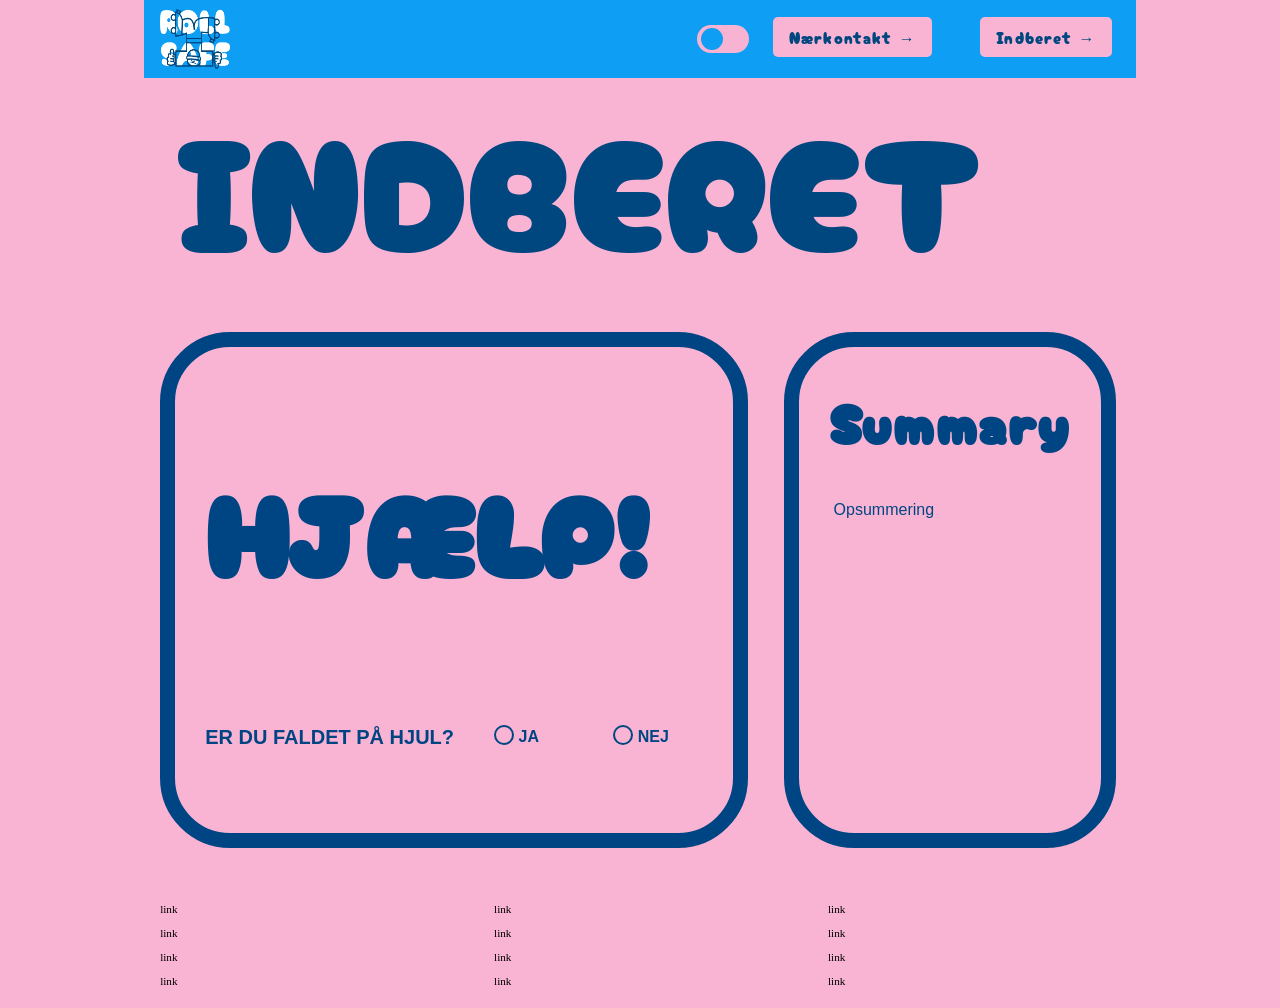
<file: register.html>
<!DOCTYPE html>
<html lang="en">

<head>
  <meta charset="UTF-8" />
  <meta http-equiv="X-UA-Compatible" content="IE=edge" />
  <meta name="viewport" content="width=device-width, initial-scale=1.0" />
  <link rel="stylesheet" href="css/reset.css" />
  <link rel="stylesheet" href="css/custom.css" />
  <link rel="stylesheet" href="css/fonts.css" />
  <link rel="stylesheet" href="css/general.css" />
  <link rel="stylesheet" href="css/layout.css" />
  <link rel="stylesheet" href="css/burger.css" />
  <link rel="stylesheet" href="css/cards.css" />
  <link rel="stylesheet" href="css/forms.css" />
  <link rel="stylesheet" href="css/infographic.css" />
  <link rel="icon" type="image/png" href="img/fav.png" />
  <link rel="preconnect" href="https://fonts.googleapis.com">
  <link rel="preconnect" href="https://fonts.gstatic.com" crossorigin>
  <link href="https://fonts.googleapis.com/css2?family=Cherry+Bomb+One&display=swap" rel="stylesheet">
  <title>Emergency Site</title>
</head>

<body id="register">
  <header>
    <nav>
      <div id="logotype-wrapper" class="logo">
        <a href="index.html"> <img src="img/logo1.webp" alt="logo"> </a>
      </div>
      <ul class="menu">
        <li><label for="checkbox" class="switch"><input type="checkbox" id="checkbox"><span
              class="slider"></span></label>
        </li>
        <li><a class="menuItem" href="instruction.html">Nærkontakt </a></li>
        <li><a class="menuItem" href="register.html">Indberet</a></li>
      </ul>
      <button class="burger">
        <span class="line"></span>
        <span class="line"></span>
        <span class="line"></span>
      </button>
    </nav>
  </header>

  <main>
    <h1>INDBERET</h1>
    <section id="form-section">
      <article id="form-info">

        <h2>HJÆLP!</h2>



      </article>
      <form id="webform">
        <div class="form-group-1">

          <h4>ER DU FALDET PÅ HJUL?</h4>
          <div class="form-group-1" id="form-show">

            <label for="fallYes">
              <input id="fallYes" name="fall" type="radio" value="Ja">JA
            </label>
            <label for="fallNo">
              <input id="fallNo" name="fall" type="radio" value="Nej">NEJ
            </label>

          </div>
        </div>

        <div class="form-q-skjul">

          <h3>KONTAKT</h3>

          <div class="form-group webform-kontakt">

            <label for="name">NAVN: <input id="name" name="name" type="name" required /></label>

            <label for="e-mail">E-MAIL: <input id="e-mail" name="e-mail" type="email" required />
            </label>

          </div>
          <h3>DETALJER</h3>
          <div class="webform-detaljer">


            <div class="form-group-hjelm">
              <h4>HAVDE DU HJELM PÅ?</h4>
              <div class="form-group-1">
                <label for="hjelm-yes">
                  <input id="hjelm-yes" name="helmet" type="radio" value="Ja">JA
                </label>
                <label for="hjelm-no">
                  <input id="hjelm-no" name="helmet" type="radio" value="Nej">NEJ
                </label>
              </div>
            </div>
            <div class="form-group fall-group">
              <h4>HVAD FALDT DU PÅ?</h4>

              <select id="hjul-select" name="vehicle" required>
                <option value="" disabled selected>----Vælg et køretøj----</option>
                <option value="Rollerblade">Rulleskøjter</option>
                <option value="Bike">Cykel</option>
                <option value="Skateboard">Skateboard</option>
                <option value="Scooter">Løbehjul</option>
                <option value="Hjul-other">Andet</option>
              </select>
              <div class="ukendt">
                <input id="other-input" name="other-input" type="text" placeholder="Hvad faldt du på?" />
              </div>
            </div>

            <div class="form-group pain-group">
              <h4>HVOR ONDT HAR DU?</h4>
              <input id="pain" name="pain" type="number" placeholder="Vurder din smerte mellem 1-10" required />
            </div>

            <div class="form-group">
              <h4>HVOR SLOG DU DIG?</h4>
              <div class="hurt">
                <label for="hovede">
                  <input id="hovede" value="Hovede" name="hurt" type="checkbox">HOVEDE
                </label>
                <label for="arme">
                  <input id="arme" value="Arme" name="hurt" type="checkbox">ARME
                </label>
                <label for="ben">
                  <input id="ben" value="Ben" name="hurt" type="checkbox">BEN
                </label>
                <label for="haender">
                  <input id="haender" value="Hænder" name="hurt" type="checkbox">HÆNDER
                </label>
                <label for="haandled">
                  <input id="haandled" value="Håndled" name="hurt" type="checkbox">HÅNDLED
                </label>
                <label for="skulder">
                  <input id="skulder" value="Skulder" name="hurt" type="checkbox">SKULDER
                </label>
                <label for="knae">
                  <input id="knae" value="Knæ" name="hurt" type="checkbox">KNÆ
                </label>
                <label for="andet" class="hurt-andet">
                  <input id="andet" value="Andet" name="hurt" type="checkbox">ANDET
                </label>
              </div>
              <div class="hurt-skjul">
                <input id="hurt-skjul" name="hurt" type="text" placeholder="Beskriv hvor" />
              </div>
              <div class="hurt-extra">
                <fieldset>
                  <legend>SYNLIGE SKADER?</legend>
                  <textarea id="hurt-extra-text" name="visible_injuries"></textarea>
                </fieldset>
              </div>
            </div>

            <div class="form-group date-group">
              <h4>HVORNÅR SKETE DET?</h4>
              <label for="date" class="date">DATO:
                <input type="date" id="date" name="date">
              </label>
            </div>

            <div class="form-group how-group">
              <h4>HVORDAN SKETE DET?</h4>

              <textarea name="how" id="message"></textarea>

            </div>

            <div class="form-group distract-group">
              <h4>VAR DU DISTRAHERET?</h4>
              <div class="form-group-1">
                <label for="distract-yes">
                  <input id="distract-yes" name="distraction" type="radio" value="Ja">JA
                </label>
                <label for="distract-no">
                  <input id="distract-no" name="distraction" type="radio" value="Nej ">NEJ
                </label>
                <label for="distract-maybe">
                  <input id="distract-maybe" name="distraction" type="radio" value="Måske">MÅSKE
                </label>
              </div>
            </div>

            <div class="form-group pinlig-group">

              <h4>HVOR PINLIGT VAR DET?</h4>
              <label for="pinlig">
                <input type="range" id="pinlig" name="embarrassment" min="0" max="100" value="50"> </label>
            </div>

            <div class="form-group before-group">

              <h4>HAR DU PRØVET DET FØR?</h4>
              <div class="before-flex">
                <label for="before-yes">
                  <input id="before-yes" name="before" type="radio" value="Ja">JA
                </label>
                <label for="before-no">
                  <input id="before-no" name="before" type="radio" value="Nej">NEJ
                </label>
              </div>
            </div>

            <div class="form-group doctor-group">

              <label for="check-doctor" class="check-doctor">

                <h4>TJEK OM DU SKAL HAVE LÆGEHJÆLP</h4>
                <input id="check-doctor" type="checkbox">
                <p class="check-doctor-p">Tjek de bokse af der passer</p>
              </label>



              <div class="doctor">
                <label for="blodS">
                  <input id="blodS" name="doctor-list" type="checkbox" value="bløder-lidt">BLØDER LIDT
                </label>
                <label for="blodM">
                  <input id="blodM" name="doctor-list" type="checkbox" value="bløder-meget">BLØDER MEGET
                </label>
                <label for="head-doctor">
                  <input id="head-doctor" name="doctor-list" type="checkbox" value="Slået-hovedet">SLÅET HOVEDET
                </label>
                <label for="doctor-skrab">
                  <input id="doctor-skrab" name="doctor-list" type="checkbox" value="Hudafskrabning">HUDAFSKRABNING
                </label>
                <label for="blod-head">
                  <input id="blod-head" name="doctor-list" type="checkbox" value="Bløder-fra-hovede">BLØDER FRA HOVEDE
                </label>
                <label for="svimmel">
                  <input id="svimmel" name="doctor-list" type="checkbox" value="Svimmel">FØLER DIG SVIMMEL
                </label>
                <label for="bones">
                  <input id="bones" name="doctor-list" type="checkbox" value="Kan-se-knogler">KAN SE KNOGLER
                </label>
                <label for="help">
                  <input id="help" name="doctor-list" type="checkbox" value="Ingen-hjælper">INGEN OMKRING HJÆLPER
                </label>
                <label for="noMove">
                  <input id="noMove" name="doctor-list" type="checkbox" value="Ingen-bevægelse-ben-arme">KAN IKKE BEVÆGE
                  BEN EL. ARM
                </label>
                <label for="home">
                  <input id="home" name="doctor-list" type="checkbox" value="Kan-komme-hjem">JEG KAN GODT KØRE/GÅ HJEM
                </label>

                <button type="button" id="doctor-check-btn">TJEK</button>
                <button type="reset" id="doctor-reset-btn">RYD</button>

              </div>
              <div class="doctor-skjul1" id="doctor-skjul1">
                <p>🚨RING 112🚨</p>
                <p>BETTER SAFE THAN SORRY</p>
              </div>
              <div class="doctor-skjul2" id="doctor-skjul2">
                <p>😬KOM HJEM OG SLAP AF😬</p>
              </div>
              <div class="doctor-skjul3" id="doctor-skjul3">
                <p>😎TAG DIG SAMMEN OG KØR HJEM😎</p>
              </div>
              <div class="doctor-skjul4" id="doctor-skjul4">
                <p>🧠RING TIL EGEN LÆGE🧠 </p>
                <p>MÅSKE DU HAR HJERNERYSTELSE</p>
              </div>
            </div>

          </div>

          <button id="submit_btn" type="submit" class="send-button">
            SEND
          </button>
          <button type="reset" class="reset-button">RYD FORMULAR</button>

        </div>
      </form>
    </section>
    <section id="form-summary">
      <h2>Summary</h2>
      <article>
        <p class="placeholder">Opsummering</p>
      </article>
    </section>
  </main>
  <footer>
    <nav class="some">
      <ul>
        <li><a href="">link</a></li>
        <li><a href="">link</a></li>
        <li><a href="">link</a></li>
        <li><a href="">link</a></li>
      </ul>
    </nav>
    <nav class="another">
      <ul>
        <li><a href="">link</a></li>
        <li><a href="">link</a></li>
        <li><a href="">link</a></li>
        <li><a href="">link</a></li>
      </ul>
    </nav>
    <nav class="yetanother">
      <ul>
        <li><a href="">link</a></li>
        <li><a href="">link</a></li>
        <li><a href="">link</a></li>
        <li><a href="">link</a></li>
      </ul>
    </nav>
  </footer>
  <script src="js/burger.js"></script>
  <script src="js/forms.js"></script>
  <script src="js/darkmode.js"></script>
</body>

</html>
</file>
<file: css/custom.css>
:root {
  color-scheme: light dark;

  /* Colours 
  */
  --color-bg: light-dark(#f9b4d3, #004583); /* page background /*  ffd4e0*/

  /* Header */
  --color-head-bg: light-dark(#f9b4d3, #004583);

  /* Logotype */
  --color-logotype-bg: #0e9ef3;
  --color-text-logotype: #00467f;
  --font-logotype-size: 3rem;

  /* Global menu */
  --color-menu-bg: #0e9ef3;
  /* Links */
  --color-link-bg: light-dark(#f9b4d3, #00467f);
  --color-link-hover: light-dark(#fff, #00375f); /* used */
  --color-link-active: #0e9ef3; /* used */
  --border-radius-links: 5px;
  --color-link-text: light-dark(#00467f, #f9b4d3);
  --mode-color-bg: light-dark(#f9b3d2, #00467f);

  /* Headlines og rubrik */
  --font-h1-size: 10rem;
  --font-sub1-size: 4rem;
  --font-h2-size: 1rem;
  --font-h3-size: 2rem;
  --color-headline-bg: light-dark(#00467f, #004583);
  --color-headline-text-page: light-dark(#00467f, #f9b4d3);
  --color-headline-breaking-bg: light-dark(#fec71d, #f9b4d3);
  --color-page2-text-page: #f9b4d3;
  /* Tekst */
  --color-text: light-dark(#000, #e8f0ff);
  --color-text-inverted: light-dark(#e8f0ff, #0e9ef3);
  --newscard-text: light-dark(#000, #004583);

  /*  Marginer */
  --margin-head-bottom: 5px;
  --margin-head-top: 2rem;

  /* Borders */
  --border-radius: 5px;

  /* Cards */
  --color-card-bg: light-dark(#0e9ef3, #00375f);
  --color-cta-card-bg: light-dark(#00467f, #00375f);
  --color-card-h2: light-dark(#e8f0ff, #0e9ef3);
  --color-cta--bg-2: #00467f;

  /* news-cards */
  --color-news-bg: light-dark(#fec71d, #f9b3d2);
  --color-news-bg-inverted: #00467f;
  --color-cta-newscard-bg: light-dark(#00467f, #00375f);
  --color-cta-newscard-bg-inverted: #fec71d;

  /*dialog*/
  --dialog-bg: light-dark(#fec71d, #004583);
  --dialog-border: light-dark(#004583, #00375f);
  --dialog-text: light-dark(#000, #f9b3d2);
  --dialog-h2-color: light-dark(#004583, #f9b3d2);
  --obs-border: light-dark(#004583, #00375f);
  --cta-close-color-text: light-dark(#e8f0ff, #f9b3d2);
  --dialog-radio-border: light-dark(#00467f, #f9b3d2);
  --dialog-radio-bg: light-dark(#00467f, #f9b3d2);
  --breaking-heading: #00467f;
  /* Fonts */
  --font-family-sans: ui-sans-serif;
  /* --font-weight-light: 300;
  --font-weight-regular: 400;
  --font-weight-medium: 500;
  --font-weight-bold: 700; */
  --font-family-cheeryBomb: "Cherry Bomb One";
  --font-family-sans-serif: sans-serif;

  /* Text sizes */
  --logotype-size: 1rem;
  --headline1-size: 2rem;
  --headline2-size: 1rem;
  --headline3-size: 1rem;
  --bodytext-size: 1rem;
  --cta-text-size: 1rem;
  --followup-text-size: 1rem;
  --form-submit-size: 1rem;

  /* Infographics */
  --color-info-bg: light-dark(#0e9ef3, #00375f);
  --color-infobox-1-bg: #fec71d;
  --color-infobox-2-bg: #f9b4d3;

  /*forms*/
  --form-border: light-dark(#004583, #f9b4d3);
  --form-border-radius: 70px;
  --form-font-family: ui-sans-serif;
  --form-text-color: light-dark(#004583, #f9b4d3);
  --form-input-border: light-dark(#004583, #f9b4d3);
  --form-input-border-radius: 10px;
  --form-input-padding: 5px;
  --form-input-width: 100%;

  /*forms*/

  --darkmode-cta: #fec71d;
  /* --svg-text-color:; */
}
</file>
<file: css/fonts.css>
@font-face {
  font-family: "Rubik";
  src: url("../fonts/Rubik-VariableFont_wght.woff2") format("woff2"),
    url("/fonts/Rubik-Regular.woff") format("woff");
  font-weight: var(--font-weight-regular);
  font-style: normal;
}

@font-face {
  font-family: "Rubik";
  src: url("../fonts/Rubik-VariableFont_wght.woff2") format("woff2");
  font-weight: var(--font-weight-bold);
  font-style: normal;
}

@font-face {
  font-family: "Rubik";
  src: url("../fonts/Rubik-VariableFont_wght.woff2") format("woff2");
  font-weight: var(--font-weight-light);
  font-style: normal;
}
@font-face {
  font-family: "Rubik";
  src: url("../fonts/Rubik-VariableFont_wght.woff2") format("woff2");
  font-weight: var(--font-weight-medium);
  font-style: normal;
}

.cherry-bomb-one-regular {
  font-family: "Cherry Bomb One", system-ui;
  font-weight: 400;
  font-style: normal;
}
</file>
<file: css/general.css>
html {
  font-family: var(--font-family-sans);
  color: var(--color-text);
  background-color: var(--color-bg);
  color-scheme: light;
}

html.dark {
  color-scheme: dark;
}

header {
  height: min-content;
}

#main-disclamer {
  height: 425px;
  background-color: var(--color-head-bg);
  /* display: flex; */
  /* justify-content: flex-start; */
  align-items: center;
  /* padding-left: 2rem; */
  padding-bottom: 2%;
  margin-bottom: var(--margin-head-bottom);
  /* margin-top: var(--margin-head-top); */
}

#main-disclamer-content {
  /* display: flex; */
  column-gap: 1rem;
  margin-top: 1rem;
  margin-bottom: 2rem;
}
#main-disclamer-content h1 {
  place-self: center;
  letter-spacing: 0.2em;
}
#main-disclamer-content .riders {
  place-self: center;
  padding-left: 0px;
  width: 1000px;
}
#main-disclamer-content .head-img-2 {
  place-self: center;
  padding-left: 0px;
  width: 1000px;
}

main section {
  padding: 20px;
  border-radius: var(--border-radius);
}

h1 {
  font-family: var(--font-family-cheeryBomb);
  font-size: var(--font-h1-size);
  font-weight: var(--font-weight-bold);
  /* color: var(--color-text-inverted); */
  color: var(--color-headline-text-page);
  margin: 30px 0;
  /* line-height: 1.3rem; */
  line-height: 6.3rem;
  text-align: left;
}

#instruction h1,
#register h1 {
  margin: 40px 0 20px 0;
  padding: 15px 30px;
  background-color: var(--color-head-bg);
  font-size: var(--font-h1-size);
}

#instruction p {
  grid-column: 1/-1;
  margin-bottom: 20px;
  font-size: var(--font-h2-size);
  line-height: 1.5rem;
}

.sub {
  /* font-family: var(--font-family-cheeryBomb); */
  font-size: var(--font-sub1-size);
  font-weight: var(--font-weight-light);
  /* color: var(--color-text-inverted); */
  color: var(--color-headline-text-page);
}

h2 {
  font-size: var(--headline2-size);
}

h3 {
  font-size: var(--headline3-size);
}

main > h1 {
  width: calc(80% - 6rem);
}

/* NAVIGATION STRUCTURES */
header > nav {
  height: 100%;
  background-color: var(--color-menu-bg);
}

nav ul {
  list-style: none;
}

a {
  font-family: var(--font-family-sans);
}

nav a {
  text-decoration: none;
  color: var(--color-text);
}

/* Måske skal du lave en ny regel for logotype-wrapper, når du har lavet din logotype */
#logotype-wrapper {
  background-color: var(--color-logotype-bg);
  display: flex;
  justify-content: flex-start;
  align-items: center;
  height: 3.6rem;
}

#logotype-wrapper > a {
  color: var(--color-text-logotype);
  font-size: var(--font-logotype-size);
  font-weight: var(--font-weight-medium);
  width: max-content;
  margin-left: 1rem;
  font-family: var(--font-family-cheeryBomb);
}

/* Global menu */
header nav li a {
  margin: 1.5rem;
  background-color: var(--color-link-bg);
  color: var(--color-link-text);
  font-size: var(--followup-text-size);
  padding: 0.5rem 1rem;
  border-radius: var(--border-radius-links);
  font-family: var(--font-family-cheeryBomb);

  letter-spacing: 0.08em;
}

/* Pilen efter menu-tekst */
header > nav li > a:after {
  content: " \2192";
}

/* Global menu hover effekt - Lav den om til det, du synes */
nav a:hover {
  background-color: var(--color-link-hover);
}

nav a:active {
  background-color: var(--color-link-active);
}

/* FOOTER */
footer a {
  font-size: 0.7rem;
}

:focus-visible {
  outline: #00467f 1px;
}

/***animation****/

.hero-title {
  position: relative;
  z-index: 1; /* tekst-lag */
  text-align: center;
  font-size: 6rem; /* eller hvad du har */
  margin: 0;
  padding-top: 15rem;
}

/* Billedet med figurerne */
.riders {
  position: absolute;
  /* left: 50%; */
  top: 15%;
  transform: translateX(-50%) translateY(-50%);
  width: 100%;
  max-width: 900px;
  transform-origin: right center; /* pivot i højre side → venstre løfter sig */
  z-index: 2; /* HØJERE end teksten */
}
/* Når denne klasse kommer på, starter animationen */
.riders.animate {
  animation: brakeIn 1.6s ease-out forwards;
}

.riders.exit {
  animation: driveOut 0.8s ease-in forwards;
}

@keyframes brakeIn {
  0% {
    transform: translateX(-200%) rotate(0deg);
  }
  60% {
    transform: translateX(0) rotate(0deg);
  }
  80% {
    transform: translateX(0) rotate(35deg); /* venstre side op */
  }
  100% {
    transform: translateX(0) rotate(0deg); /* falder ned igen */
  }
}

@keyframes driveOut {
  0% {
    transform: translateX(0%) translateY(0%) rotate(0deg);
  }
  100% {
    transform: translateX(150%) translateY(-50%) rotate(10deg);
  }
}

.news_card1 h3::before,
.news_card1 h5::before {
  text-align: center;
}

.darkmode {
  background-color: var(--darkmode-bg);
  color: var(--darkmode-h1-color);
}

.switch {
  position: relative;
  display: inline-block;
  width: 52px;
  height: 28px;
}

.switch input {
  opacity: 0;
  width: 0;
  height: 0;
}

.slider {
  position: absolute;
  cursor: pointer;
  top: 0;
  left: 0;
  right: 0;
  bottom: 0;
  background-color: var(--mode-color-bg);
  border-radius: 34px;
}
input:checked + .slider::before {
  translate: 100% 0;
}
.slider::before {
  position: absolute;
  content: "";
  height: 22px;
  width: 22px;
  left: 4px;
  bottom: 3px;
  background-color: #0e9ef3;
  border-radius: 50%;
  transition: 0.4s;
}
.slider::after {
  content: "";
  background-color: var(--darkmode-bg);
}
.dark-img-filter {
  filter: invert(82%) sepia(21%) saturate(748%) hue-rotate(292deg) brightness(103%) contrast(97%);
}

.light-img-filter {
  filter: invert(15%) sepia(75%) saturate(1500%) hue-rotate(185deg) brightness(90%) contrast(105%);
}
</file>
<file: css/layout.css>
/* LAYOUT FOR MAIN CONTENT */
body {
  display: grid;
  grid-template-rows: auto 1fr auto;
  height: 100vh;
  max-width: 1200px;
  margin: 0 auto;
  justify-content: center;
}

main {
  display: grid;
  row-gap: 1rem;
}
main > *:not(:first-child) {
  margin: 0 1rem;
}
main {
  grid-template-rows: min-content min-content 1fr min-content;
}
#instruction main {
  grid-template-rows: min-content min-content min-content 1fr min-content;
}
/* LAYOUT FOR HEADER AND FOOTER */
footer {
  display: grid;
  gap: 10px;
}
header nav,
footer nav {
  display: flex;
  justify-content: space-between;
  align-items: center;
}
header nav > * {
  flex: 1;
}
nav ul {
  display: flex;
  justify-content: flex-end;
}
header ul {
  height: 100%;
  width: clamp(175px, 50%, 300px);
}
footer ul {
  flex-direction: column;
  padding-left: 1rem;
}

/* LAYOUT FOR SECTIONS */
#daily,
#breaking {
  display: grid;
}
#daily {
  grid-template-rows: repeat(2, minmax(200px, min-content));
  gap: 1rem;
}
#breaking {
  grid-template-rows: repeat(auto-fit, minmax(50px, min-content));
  gap: 0;
}

@media (width > 600px) {
  #frontpage > main {
    grid-template-columns: 6fr 3fr;
    grid-template-rows: auto 1fr auto;
  }
  #instruction > main,
  #register > main {
    grid-template-columns: 5fr 3fr;
    grid-template-rows: auto auto 1fr auto;
  }

  .qr {
    order: 1;
  }

  h1 {
    grid-column: 1 / -1;
  }
  footer {
    grid-template-columns: 1fr 1fr 1fr;
  }
}
</file>
<file: css/burger.css>
.burger {
  width: 30px;
  height: 20px;
  cursor: pointer;
}

/*logo*/
.logo img {
  width: 70px;
  height: 60px;
}
.logo {
  margin-block: 10px;
}

.burger .line {
  display: block;
  width: 100%;
  height: 2px;
  background-color: #333333;
  margin-bottom: 5px;
  transition: 0.2s linear;
}
.burger {
  display: none;
}
@media screen and (width < 800px) {
  .menu {
    display: none;
  }
  .logo {
    flex: 0 0 50vw;
  }
  .burger {
    display: block;
    background-color: transparent;
    border: 0;
    flex: 0 0 auto;
    margin: 0 20px;
  }
  .burger.active .line:nth-child(1) {
    transform: rotate(45deg) translate(5px, 5px);
    transition: 0.2s linear;
  }
  .burger.active .line:nth-child(2) {
    opacity: 0;
    transition: 0.15s linear;
  }
  .burger.active .line:nth-child(3) {
    transform: rotate(-45deg) translate(5px, -5px);
    transition: 0.2s linear;
  }
  nav.active .menu {
    display: block;
    background-color: var(--color-menu-bg);
    position: absolute;
    top: 3.6rem;
    right: 0;
    width: clamp(200px, 50vw, 400px);
    z-index: 1;
    opacity: 0.8;
  }
  header > nav li > a:after {
    content: "";
  }
  nav.active .menu li {
    margin: 40px 20px;
    text-align: right;
  }
  nav.active .menu a {
    font-size: 24px;
  }
}
</file>
<file: css/cards.css>
.daily_card {
  background-color: var(--color-card-bg);
  display: grid;
  grid-template-columns: 3fr 5fr;
  gap: 10px;
  padding: 40px 0 40px 20px;
  border-radius: var(--border-radius);

  height: min-content;
}
.daily_text {
  display: grid;
  grid-template-rows: repeat(3, min-content);
  gap: 10px;
}
.daily_text h2 {
  background-color: var(--color-headline-bg);
  color: var(--color-card-h2);
  padding: calc(1.1rem / 1.5) 0 calc(1.1rem / 2) 1rem;
  margin: 0 0 0.5rem 0;
  font-family: var(--font-family-cheeryBomb);
  letter-spacing: 0.1em;
  text-transform: uppercase;
  font-size: 1.5rem;
}
.daily_text p {
  padding-right: 2rem;
  margin: 0 0 1rem 0;
  font-family: var(--font-family-sans-serif);
  color: var(--color-text-inverted);
  margin-left: 1rem;
}
.daily_text .cta_btn {
  justify-self: left;
  width: 80%;
}
.daily_img {
  width: 100%;
  height: 100%;
  object-fit: cover;
}
.daily-img-1 {
  place-self: center;
}

.news_card {
  background-color: var(--color-news-bg);
  display: grid;
  grid-template-rows: min-content;
  gap: 0.4rem;
  padding: 1.5rem;
  height: min-content;
  color: var(--newscard-text);
}
.news_card:nth-child(2n) {
  background-color: var(--color-news-bg);
  border-block: 2px solid var(--color-news-bg-inverted);
}
.news_card > * {
  padding: 0 1rem;
}
.news_card h3 {
  margin: 0.5rem 0 0 0;
  font-family: var(--font-family-sans-serif);
  font-size: 1.5rem;
  text-transform: uppercase;
  place-self: center;
}
.news_card:nth-child(2n)h3 {
  place-self: center;
}
.news_card h5 {
  font-size: 1rem;
  font-family: var(--font-family-sans-serif);
  text-transform: uppercase;
  margin-top: -5px;
  place-self: center;
}
.news_card p {
  margin: 0 0 1rem 0;
  font-family: var(--font-family-sans-serif);
  font-size: 0.9rem;
}
.news_card:first-child:before {
  content: "BREAKING NEWS";
  font-family: "Cherry Bomb One";
  background-color: var(--color-headline-breaking-bg);
  color: var(--breaking-heading);
  font-size: 2.5rem;
  text-align: center;
  line-height: 1rem;
  padding-block: 1rem;
  margin-inline: -10px;
}
.news_card:first-child {
  border-radius: var(--border-radius) var(--border-radius) 0 0;
}
.news_card:last-child {
  border-radius: 0 0 var(--border-radius) var(--border-radius);
}

.news_card .cta_btn {
  justify-self: center;
}
.cta_btn {
  display: inline-block;
  padding: 0.4rem 1rem;
  background-color: var(--color-cta--bg-2);
  color: var(--color-text-inverted);
  text-decoration: none;
  width: max-content;
  border-radius: 30px;
  border: none;
  font-family: var(--font-family-cheeryBomb);
  text-transform: uppercase;
  font-weight: bold;
  letter-spacing: 0.1em;
}
.news_card .cta_btn {
  background-color: var(--color-cta-newscard-bg);
}
.news_card:nth-of-type(2n) .cta_btn {
  background-color: var(--color-cta-newscard-bg);
  color: var(--color-text-inverted);
}
.cta_btn:after {
  content: "\2192";
  margin-left: 1rem;
}

/* dialog */

::backdrop {
  backdrop-filter: blur(5px);
}

.news_img1,
.news_img2,
.news_img3 {
  width: 250px;
  place-self: center;
}

.news_img4 {
  height: 300px;
  width: auto;
  margin-top: -20px;
}

.news_card .news_card4 {
  display: flex;
}

.news_card .news_card4 p {
  margin-top: 20px;
}

.news_card .news-stat-h3 {
  text-align: center;
  width: 95%;
}

.news_card .news-music1 {
  place-self: center;
  align-items: center;
  text-align: center;
}

.news-music2 {
  display: flex;

  align-items: center;
}
.news-music2 h3 {
  margin-top: 0px;
}

.news_card .news-music-h5 {
  margin-left: 5px;
  margin-top: 0px;
  margin-bottom: 0px;
}

dialog {
  width: 600px;
  height: 650px;
}
.dialog-boks {
  background-color: var(--dialog-bg);
  border-radius: 50px;
  border: 15px solid;
  border-color: var(--dialog-border);
  color: var(--dialog-text);
}
.dialog-article {
  place-self: center;
  margin-top: 20px;
  margin-inline: 40px;
}
.dialog-boks h2 {
  font-family: var(--font-family-cheeryBomb);
  font-size: 3.5rem;
  color: var(--dialog-h2-color);
  text-align: center;
  letter-spacing: 0.1em;
  margin-block: 1rem;
}
.dialog-boks p {
  font-size: 16px;
  margin-bottom: 2rem;
}
.mellemrubrik p {
  font-size: 18px;
}
.dialog-boks h5 {
  font-family: var(--font-family-cheeryBomb);
  font-size: 1rem;
  color: var(--dialog-h2-color);
  text-align: center;
  letter-spacing: 0.1em;
  margin-bottom: 20px;
}
.dialog-header {
  align-self: center;
}

.dialog-boks h3 {
  place-self: start;
  font-size: 20px;
}
.dialog-boks h4 {
  font-size: 16px;
  font-weight: bold;
  font-family: var(--font-family-sans-serif);
  margin-block: 0;
}
.dialog-boks ul {
  margin-top: 5px;
  margin-bottom: 2rem;
}

.dialog-boks li {
  font-family: var(--font-family-sans-serif);
  font-size: 16px;
}

.close_btn {
  display: block;
  padding: 0.4rem 1rem;
  background-color: var(--color-cta-card-bg);
  color: var(--cta-close-color-text);
  text-decoration: none;
  width: max-content;
  border-radius: 30px;
  border: none;
  font-family: var(--font-family-cheeryBomb);
  text-transform: uppercase;
  font-weight: bold;
  letter-spacing: 0.1em;
  margin-bottom: 1rem;
  place-self: center;
}

.obs {
  border: 5px solid;
  border-color: var(--obs-border);
  border-radius: 50px;
  padding: 20px;
  margin-bottom: 0.5rem;
}

/**dialog 1**/
.crash-img {
  display: block;
  width: 350px;
  rotate: 180deg;
  transform: translateX(150%) rotate(40deg);
  opacity: 0;
}
.crash-img.animate {
  animation: flyInSpin 1.5s ease-out forwards;
}

@keyframes flyInSpin {
  0% {
    transform: translateX(-120%) rotate(0deg);
    opacity: 0;
  }
  20% {
    opacity: 1;
  }
  80% {
    transform: translateX(0) rotate(-1080deg);
    opacity: 1;
  }
  100% {
    transform: translateX(0) rotate(-1080deg);
    opacity: 1;
  }
}

/**dialog 2*/
#dialog2 img {
  place-self: center;
  width: 350px;
  margin-bottom: 1rem;
}
/**dialog 3*/

#dialog3 img {
  place-self: center;
  width: 300px;
  margin-bottom: 1rem;
  margin-right: -5rem;
  margin-top: -6rem;
}
.dialog3-grid p {
  margin-right: -4rem;
}
.dialog-boks .p-strong {
  margin-bottom: 5px;
  font-weight: bold;
}

.dialog3-grid {
  display: grid;
  grid-template-columns: 1fr 2fr;
}

#dialog3 h3 {
  place-self: center;
  margin-bottom: 1rem;
}

.test-s {
  margin-bottom: 2rem;
}

#dialog3 input {
  margin-right: 5px;
}
#dialog3 label {
  font-family: var(--font-family-sans-serif);
  font-size: 16px;
  display: flex;
  align-items: center;
  margin-top: 5px;
}

.test-s h4 {
  margin-bottom: 10px;
}

#dialog3 button {
  padding: 0.4rem 1rem;
  background-color: var(--color-cta-card-bg);
  color: var(--cta-close-color-text);
  text-decoration: none;
  width: max-content;
  border-radius: 30px;
  border: none;
  font-family: var(--font-family-cheeryBomb);
  text-transform: uppercase;
  font-weight: bold;
  letter-spacing: 0.1em;
  margin-bottom: 1rem;
}

#quiz-btn {
  display: block;
  place-self: center;
  padding: 0.4rem 1rem;
  background-color: var(--color-cta-card-bg);
  color: var(--color-text-inverted);
  text-decoration: none;
  width: max-content;
  border-radius: 30px;
  border: none;
  font-family: var(--font-family-cheeryBomb);
  text-transform: uppercase;
  font-weight: bold;
  letter-spacing: 0.1em;
  margin-bottom: 1rem;
}
.test-buttons {
  display: grid;
  gap: 20px;
}

#quiz-reset-btn,
#quiz-reset1-btn {
  font-size: 10px;
  grid-column: 2/3;
  grid-row: 1/2;
  place-self: end;
}

#dialog3 .resultatA h3,
#dialog3 .resultatB h3 {
  margin-top: 1rem;
  margin-bottom: 0px;
  font-size: 35px;
  font-family: var(--font-family-cheeryBomb);
  letter-spacing: 0.01em;
}

/*style radio*/
input[type="radio"] {
  appearance: none;
  -webkit-appearance: none;
  background-color: transparent;
  border: 2px solid;
  border-color: var(--dialog-radio-border); /* samme mørkeblå som teksten */
  border-radius: 50%; /* gør den rund */
  width: 20px;
  height: 20px;
  cursor: pointer;
  transition: all 0.2s ease;
  position: relative;
}

/* Når den er valgt */
input[type="radio"]:checked::after {
  content: "";
  position: absolute;
  top: 4px;
  left: 4px;
  width: 8px;
  height: 8px;
  background-color: var(--dialog-radio-bg); /* fyldet i midten */
  border-radius: 50%;
}
/**dialog 4*/
#dialog4 li {
  list-style: none;
  margin-bottom: 1rem;
}

#dialog4 .grid {
  display: grid;
  grid-template-columns: 1fr 1fr;
}
#dialog4 img {
  width: 150px;
}
</file>
<file: css/infographic.css>
#head-txt {
  fill: rgb(54, 54, 54);
}
.info-graphic,
.info-text {
  background-color: var(--color-info-bg);
  padding: 20px 0;
}
.info-graphic {
  border-radius: 0;
  margin: 60px auto 80px auto;
}
.info-text h2 {
  line-height: 3rem;
  text-align: center;
  background-color: var(--color-headline-bg);
  color: var(--color-page2-text-page);
  font-family: var(--font-family-cheeryBomb);
  margin-bottom: 1rem;
  font-size: 22px;
}
.info-text h3 {
  font-size: 1rem;
  line-height: 0.8rem;
  font-weight: 600;
  margin: 0;
  padding: 0;
  font-family: var(--font-family-sans-serif);
}
.info-text > *:not(:first-child) {
  margin: 0 clamp(1rem, 10%, 7rem);
}
.info-text p {
  font-size: 0.8rem;
  line-height: 1.3;
  margin: 0 0 1.2rem 0;
  padding: 0;
  font-family: var(--font-family-sans-serif);
}
.info-box {
  padding: 1.5rem 1rem 0.5rem 1rem;
  background-color: var(--color-infobox-1-bg);
}
.info-box:nth-of-type(2n) {
  background-color: var(--color-infobox-2-bg);
}

.hide {
  visibility: hidden;
  display: none;
}

.fadeIn {
  animation: fadeIn 1.5s forwards;
}

@keyframes fadeIn {
  from {
    opacity: 0;
  }
  to {
    opacity: 1;
  }
}

.fadeOut {
  animation: fadeOut 1s forwards;
}

@keyframes fadeOut {
  from {
    opacity: 1;
  }
  to {
    opacity: 0;
  }
}

#instruction .underoverskrift {
  font-family: var(--font-family-sans-serif);
  font-size: 2rem;
  font-weight: bold;
  color: var(--color-headline-text-page);
  place-self: center;
}

#instruction li {
  font-family: var(--font-family-sans-serif);
  margin-bottom: 10px;
}
</file>
<file: css/forms.css>
#webform {
  background-color: var(--form-background-color);
}

/*form*/
#form-section {
  border: 15px solid;
  border-color: var(--form-border);
  border-radius: var(--form-border-radius);
  padding-inline: 30px;
  margin-top: 3rem;
}

#form-section h2 {
  font-family: var(--font-family-cheeryBomb);
  color: var(--form-text-color);
  font-size: 7rem;
  place-self: center;
}

#form-section h3 {
  font-family: var(--font-family-cheeryBomb);
  color: var(--form-text-color);
  font-size: 45px;
  place-self: center;
  letter-spacing: 0.05em;
}

#form-section h4 {
  font-family: sans-serif;
  color: var(--form-text-color);
  font-weight: bold;
  font-size: 20px;
}
#form-section label {
  font-family: sans-serif;
  color: var(--form-text-color);
  font-weight: bold;
}
#form-section input {
  font-family: sans-serif;
  color: var(--form-text-color);
  font-weight: normal;
  padding: 3px;
}

form ::placeholder {
  color: #0046839f;
  padding: 10px;
}

form {
  accent-color: #004583;
}

/*form layout*/

.form-group-1 {
  display: grid;
  grid-template-columns: 1fr 1fr;
  margin-block: 2rem;
  align-items: center;
}
.form-group-1 label {
  place-self: center;
}

.form-group-1 input {
  margin-right: 5px;
}

#form-show label {
  display: flex;
  justify-content: center;
}

.webform-kontakt {
  display: grid;
  grid-template-columns: 1fr 1fr;
  gap: 2rem;
}
.form-group {
  margin-top: 20px;
}
.webform-detaljer {
  display: grid;
  grid-template-columns: 1fr 1fr;
  gap: 2rem;
}

.form-group-hjelm {
  grid-column: 1/2;
  grid-row: 1/2;
  margin-top: 20px;
}

.fall-group {
  grid-column: 2/3;
  grid-row: 1/2;
}

.how-group {
  grid-column: 1/2;
  grid-row: 2/3;
  height: fit-content;
}

.pinlig-group {
  grid-column: 2/3;
  grid-row: 3/4;
}

.pain-group {
  grid-column: 1/2;
  grid-row: 3/4;
}
.distract-group {
  grid-column: 1/2;
  grid-row: 2/3;
  height: fit-content;
  margin-top: 14rem;
}

.date-group {
  grid-column: 1/2;
  grid-row: 3/4;
  place-content: end;
  margin-top: 9rem;
}

.before-group {
  grid-column: 2/3;
  grid-row: 3/4;
  place-content: center;
  margin-top: 7.5rem;
}

.before-flex {
  display: flex;
  gap: 6rem;
  margin-block: 10px;
}
.before-flex input {
  margin-right: 5px;
}

.doctor-group {
  grid-column: 1/3;
  grid-row: 4/5;
}
.webform-detaljer input {
  border: 2.5px solid;
  border-color: var(--form-input-border);
  border-radius: var(--form-input-border-radius);
  padding: var(--form-input-padding);
  width: var(--form-input-width);
}

.webform-kontakt {
  margin-bottom: 3rem;
}

.webform-kontakt label {
  border: 2.5px solid;
  border-color: var(--form-input-border);
  border-radius: var(--form-input-border-radius);
  padding: var(--form-input-padding);
  width: var(--form-input-width);
}

.webform-kontakt input {
  border: 0;
}

.hurt {
  display: grid;
  grid-template-columns: 1fr 1fr;
}

.form-group-hjelm .form-group-1 {
  margin-block: 10px;
  margin-inline: 5px;
}

.webform-detaljer .form-group-hjelm .form-group-1 label {
  display: flex;
  margin-right: 5rem;
}

.form-group select {
  border: 2.5px solid;
  border-color: var(--form-input-border);
  border-radius: var(--form-input-border-radius);
  padding: var(--form-input-padding);
  width: var(--form-input-width);

  font-family: var(--font-family-sans-serif);
  color: var(--form-text-color);
  font-weight: normal;
  margin-block: 5px;
}

.koretoj-skjul input {
  border: 2.5px solid;
  border-color: var(--form-input-border);
  border-radius: var(--form-input-border-radius);
  padding: var(--form-input-padding);
  width: var(--form-input-width);
  margin-block: 5px;
}

.hurt input {
  width: 15%;
  margin-right: 5px;
}

.hurt-skjul input {
  margin-block: 10px;
}

.hurt label {
  display: flex;
  align-items: center;
}
textarea {
  border: 0;
  width: 100%;
  padding: 5px;
  font-family: var(--font-family-sans-serif);
  color: var(--form-text-color);
}

.hurt-extra textarea {
  min-height: 3lh;
}

textarea:focus {
  font-family: var(--font-family-sans-serif);
  color: var(--form-text-color);
}

fieldset {
  border: 2.5px solid;
  border-color: var(--form-input-border);
  border-radius: var(--form-input-border-radius);
  margin-top: 15px;
  margin-bottom: 1rem;
  height: 100px;
}
legend {
  font-family: sans-serif;
  font-weight: bold;

  color: var(--form-text-color);
}

#date {
  border: 0;
  width: 80%;
}

.date {
  border: 2.5px solid;
  border-color: var(--form-input-border);
  border-radius: var(--form-input-border-radius);
  padding: var(--form-input-padding);
  width: var(--form-input-width);
  margin-block: 10px;
}

.how-group textarea {
  border: 2.5px solid;
  border-color: var(--form-input-border);
  border-radius: var(--form-input-border-radius);
  padding: var(--form-input-padding);
  /* width: var(--form-input-width); */
  margin-block: 10px;
  font-weight: normal;
}

.webform-detaljer .form-group-1 {
  display: flex;
  justify-content: space-between;
  margin-right: 2rem;
  margin-block: 10px;
}
.webform-detaljer .form-group-1 label {
  display: flex;
}

#pinlig {
  margin-block: 10px;
}

input[type="date"]::-webkit-calendar-picker-indicator {
  filter: invert(15%) sepia(75%) saturate(1500%) hue-rotate(185deg) brightness(90%) contrast(105%);
}

.doctor {
  display: grid;
  grid-template-columns: 1fr 1fr;
  margin-top: 1rem;
}

.doctor input {
  width: 15%;
  margin-right: 5px;
}
.doctor label {
  display: flex;
  align-items: center;
}
.doctor-skjul1,
.doctor-skjul2,
.doctor-skjul3,
.doctor-skjul4 {
  margin-block: 15px;
  font-family: sans-serif;
  font-weight: bold;
  place-self: center;
  font-size: 30px;
  text-align: center;
}

.doctor-skjul1 {
  color: rgb(145, 2, 2);
}
.doctor-skjul2 {
  color: #04420d;
}
.doctor-skjul3 {
  color: #004583;
}
.doctor-skjul4 {
  color: #e1a902;
}

.check-doctor {
  display: flex;
  align-items: center;
  justify-content: center;
  gap: 0.5rem;
}
.check-doctor input {
  width: auto;
}

.check-doctor-p {
  font-weight: normal;
}
form button[type="submit"] {
  border: 2.5px solid;
  border-color: var(--form-input-border);
  border-radius: 50px;
  background-color: #004583;
  padding: var(--form-input-padding);
  margin-top: 2rem;
  margin-bottom: 10px;
  width: 300px;
  display: block;
  justify-self: center;
  font-family: var(--font-family-cheeryBomb);
  color: #f9b4d3;
  font-size: 40px;
  letter-spacing: 0.05em;
}

form button[type="reset"] {
  font-size: 15px;
  border: 2.5px solid;
  border-color: var(--form-input-border);
  border-radius: 50px;
  font-family: var(--font-family-sans-serif);
  color: var(--form-text-color);
  padding-inline: 20px;
  margin-bottom: 2rem;
  display: block;
  justify-self: center;
}

#doctor-check-btn {
  display: block;
  justify-self: center;
  grid-column: 1/3;
  grid-row: 6/7;
  border: 2.5px solid;
  border-color: var(--form-input-border);
  border-radius: 50px;
  font-family: var(--font-family-sans-serif);
  color: var(--form-text-color);
  padding-inline: 20px;
  margin-block: 1rem;
}

#doctor-reset-btn {
  text-decoration: underline;
  border: none;
  display: block;
  place-self: end;
  grid-column: 2/3;
  grid-row: 6/7;
  margin-block: 1rem;
}
/*style radio*/

input[type="radio"] {
  appearance: none;
  -webkit-appearance: none;
  background-color: transparent;
  border: 2px solid;
  border-color: var(--dialog-radio-border); /* samme mørkeblå som teksten */
  border-radius: 50%; /* gør den rund */
  width: 20px;
  height: 20px;
  cursor: pointer;
  transition: all 0.2s ease;
  position: relative;
}

/* Når den er valgt */
input[type="radio"]:checked::after {
  content: "";
  position: absolute;
  top: 4px;
  left: 4px;
  width: 8px;
  height: 8px;
  background-color: var(--dialog-radio-bg); /* fyldet i midten */
  border-radius: 50%;
}
/*style checkbox*/
input[type="checkbox"] {
  appearance: none; /* Fjern standard-styling */
  -webkit-appearance: none; /* For Safari */
  background-color: transparent;
  border: 2px solid;
  border-color: var(--dialog-radio-border);
  border-radius: 4px;
  width: 20px;
  height: 20px;
  cursor: pointer;
  transition: all 0.2s ease;
}

/* Når checkboxen er markeret */
input[type="checkbox"]:checked {
  background-color: transparent; /* Stadig ingen baggrund */
  border-color: var(--dialog-radio-bg); /* Samme farve */
  position: relative;
}

/* Lav et “checkmark” med et pseudo-element */
input[type="checkbox"]:checked::after {
  content: "";
  position: absolute;
  top: 2px;
  left: 6px;
  width: 5px;
  height: 10px;
  border: 2px solid;
  border-color: var(--dialog-radio-border);
  border-width: 0 2px 2px 0;
  transform: rotate(45deg);
}
/*summary*/
#form-summary {
  margin-top: 3rem;
}

/**style range**/
input[type="range"] {
  -webkit-appearance: none;
  width: 100%;
  height: 8px;
  background: linear-gradient(to right, #00467f, transparent);
  border: 2px solid;
  border-color: var(--dialog-radio-border); /* Samme blå som checkbox/radio */
  border-radius: 10px;
  outline: none;
  cursor: pointer;
}

/* “Kuglen” (thumb) */
input[type="range"]::-webkit-slider-thumb {
  -webkit-appearance: none;
  background: var(--dialog-radio-bg); /* Mørkeblå */
  border: 2px solid;
  border-color: var(--dialog-radio-border);
  width: 25px;
  height: 25px;
  border-radius: 50%;
  cursor: pointer;
  margin-top: -5px; /* Justér for at centrere */
  transition: all 0.2s ease;
}

/* Hover-effekt */
input[type="range"]::-webkit-slider-thumb:hover {
  background: var(--dialog-radio-bg);
}

#form-summary {
  /* match form-section styling */
  border: 15px solid;
  border-color: var(--form-border);
  border-radius: var(--form-border-radius);
  padding: 2rem 30px;
  margin-top: 3rem;
  background-color: transparent;

  color: var(--form-text-color);

  /* center and limit width like a form card */
  max-width: 1100px;
  margin-left: auto;
  margin-right: auto;
}

/* headline */
#form-summary h2 {
  font-family: var(--font-family-cheeryBomb);
  font-size: 3.5rem;
  letter-spacing: 0.05em;
  text-align: center;
  margin: 0 0 1rem 0;
  background-color: var(--headline-bg-color-inverted);
  color: var(--headline-color-inverted);
  padding: 0.4rem 0;
  border-top-left-radius: calc(var(--form-border-radius) - 2px);
  border-top-right-radius: calc(var(--form-border-radius) - 2px);
}

/* content layout */
#form-summary article {
  display: grid;
  gap: 1rem;
  grid-template-columns: 1fr;
  align-items: start;
  margin-top: 1rem;
}

/* placeholder / summary box */
#form-summary .placeholder {
  padding: var(--form-input-padding);
  line-height: 1.4;
  color: var(--form-text-color);
}
#form-summary p {
  font-family: var(--font-family-sans-serif);
  font-size: 1rem;
}

/* small headings inside summary */
#form-summary h3 {
  font-family: var(--font-family-sans-serif);
  font-size: 2rem;
  margin: 0;
  padding: 0;
  font-weight: bold;
  margin-top: 1rem;
}
</file>
